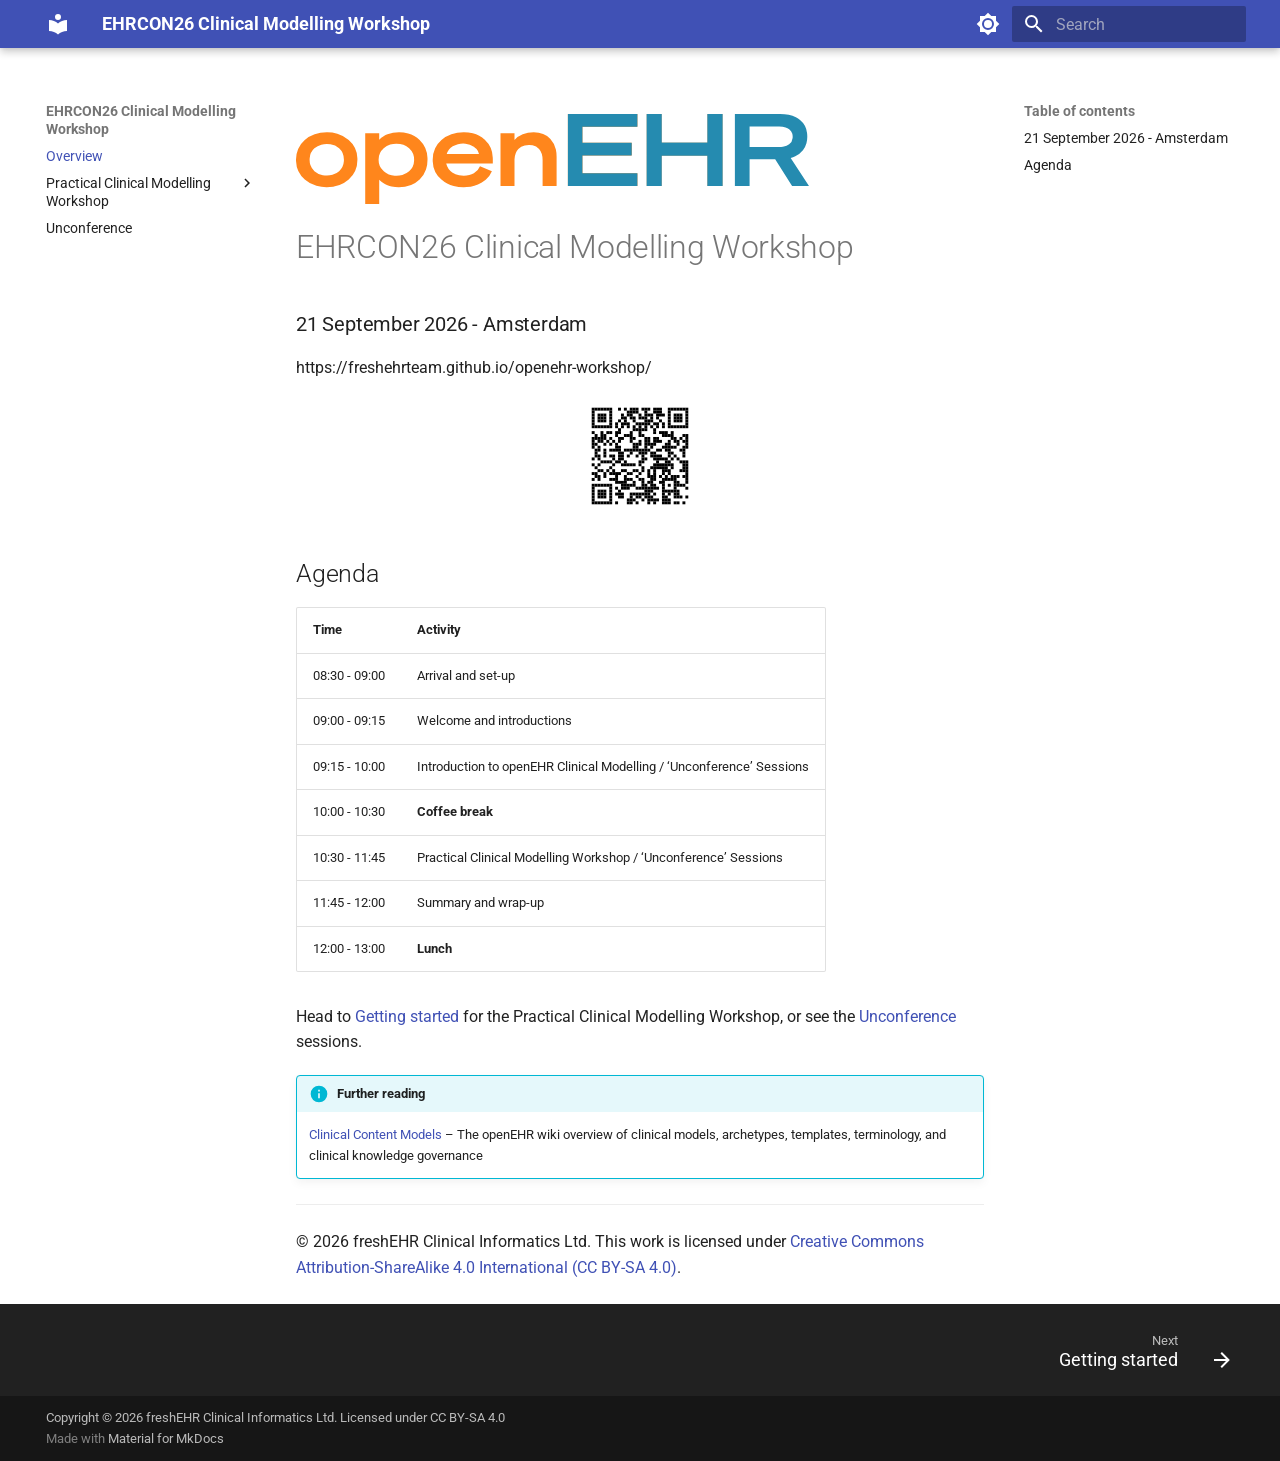
<file: index.html>
<!doctype html>
<html lang="en" class="no-js">
  <head>
    
      <meta charset="utf-8">
      <meta name="viewport" content="width=device-width,initial-scale=1">
      
      
      
      
      
        <link rel="next" href="getting-started/">
      
      
        
      
      
      <link rel="icon" href="assets/images/favicon.png">
      <meta name="generator" content="mkdocs-1.6.1, mkdocs-material-9.8.0">
    
    
      
        <title>EHRCON26 Clinical Modelling Workshop</title>
      
    
    
      <link rel="stylesheet" href="assets/stylesheets/main.57a0d79d.min.css">
      
        
        <link rel="stylesheet" href="assets/stylesheets/palette.fb2fffe2.min.css">
      
      


    
    
      
    
    
      
        
        
        <link rel="preconnect" href="https://fonts.gstatic.com" crossorigin>
        <link rel="stylesheet" href="https://fonts.googleapis.com/css?family=Roboto:300,300i,400,400i,700,700i%7CRoboto+Mono:400,400i,700,700i&display=fallback">
        <style>:root{--md-text-font:"Roboto";--md-code-font:"Roboto Mono"}</style>
      
    
    
      <link rel="stylesheet" href="stylesheets/extra.css">
    
    <script>__md_scope=new URL(".",location),__md_hash=e=>[...e].reduce(((e,_)=>(e<<5)-e+_.charCodeAt(0)),0),__md_get=(e,_=localStorage,t=__md_scope)=>JSON.parse(_.getItem(t.pathname+"."+e)),__md_set=(e,_,t=localStorage,a=__md_scope)=>{try{t.setItem(a.pathname+"."+e,JSON.stringify(_))}catch(e){}}</script>
    
      

    
    
  </head>
  
  
    
    
      
    
    
    
    
    <body dir="ltr" data-md-color-scheme="default" data-md-color-primary="lightblue" data-md-color-accent="indigo">
  
    
    <input class="md-toggle" data-md-toggle="drawer" type="checkbox" id="__drawer" autocomplete="off">
    <input class="md-toggle" data-md-toggle="search" type="checkbox" id="__search" autocomplete="off">
    <label class="md-overlay" for="__drawer"></label>
    <div data-md-component="skip">
      
        
        <a href="#ehrcon26-clinical-modelling-workshop" class="md-skip">
          Skip to content
        </a>
      
    </div>
    <div data-md-component="announce">
      
    </div>
    
    
      

  

<header class="md-header md-header--shadow" data-md-component="header">
  <nav class="md-header__inner md-grid" aria-label="Header">
    <a href="." title="EHRCON26 Clinical Modelling Workshop" class="md-header__button md-logo" aria-label="EHRCON26 Clinical Modelling Workshop" data-md-component="logo">
      
  
  <svg xmlns="http://www.w3.org/2000/svg" viewBox="0 0 24 24"><path d="M12 8a3 3 0 0 0 3-3 3 3 0 0 0-3-3 3 3 0 0 0-3 3 3 3 0 0 0 3 3m0 3.54C9.64 9.35 6.5 8 3 8v11c3.5 0 6.64 1.35 9 3.54 2.36-2.19 5.5-3.54 9-3.54V8c-3.5 0-6.64 1.35-9 3.54"/></svg>

    </a>
    <label class="md-header__button md-icon" for="__drawer">
      
      <svg xmlns="http://www.w3.org/2000/svg" viewBox="0 0 24 24"><path d="M3 6h18v2H3zm0 5h18v2H3zm0 5h18v2H3z"/></svg>
    </label>
    <div class="md-header__title" data-md-component="header-title">
      <div class="md-header__ellipsis">
        <div class="md-header__topic">
          <span class="md-ellipsis">
            EHRCON26 Clinical Modelling Workshop
          </span>
        </div>
        <div class="md-header__topic" data-md-component="header-topic">
          <span class="md-ellipsis">
            
              Overview
            
          </span>
        </div>
      </div>
    </div>
    
      
        <form class="md-header__option" data-md-component="palette">
  
    
    
    
    <input class="md-option" data-md-color-media="(prefers-color-scheme: light)" data-md-color-scheme="default" data-md-color-primary="lightblue" data-md-color-accent="indigo"  aria-label="Switch to dark mode"  type="radio" name="__palette" id="__palette_0">
    
      <label class="md-header__button md-icon" title="Switch to dark mode" for="__palette_1" hidden>
        <svg xmlns="http://www.w3.org/2000/svg" viewBox="0 0 24 24"><path d="M12 8a4 4 0 0 0-4 4 4 4 0 0 0 4 4 4 4 0 0 0 4-4 4 4 0 0 0-4-4m0 10a6 6 0 0 1-6-6 6 6 0 0 1 6-6 6 6 0 0 1 6 6 6 6 0 0 1-6 6m8-9.31V4h-4.69L12 .69 8.69 4H4v4.69L.69 12 4 15.31V20h4.69L12 23.31 15.31 20H20v-4.69L23.31 12z"/></svg>
      </label>
    
  
    
    
    
    <input class="md-option" data-md-color-media="(prefers-color-scheme: dark)" data-md-color-scheme="slate" data-md-color-primary="lightblue" data-md-color-accent="indigo"  aria-label="Switch to light mode"  type="radio" name="__palette" id="__palette_1">
    
      <label class="md-header__button md-icon" title="Switch to light mode" for="__palette_0" hidden>
        <svg xmlns="http://www.w3.org/2000/svg" viewBox="0 0 24 24"><path d="M12 18c-.89 0-1.74-.2-2.5-.55C11.56 16.5 13 14.42 13 12s-1.44-4.5-3.5-5.45C10.26 6.2 11.11 6 12 6a6 6 0 0 1 6 6 6 6 0 0 1-6 6m8-9.31V4h-4.69L12 .69 8.69 4H4v4.69L.69 12 4 15.31V20h4.69L12 23.31 15.31 20H20v-4.69L23.31 12z"/></svg>
      </label>
    
  
</form>
      
    
    
      <script>var palette=__md_get("__palette");if(palette&&palette.color){if("(prefers-color-scheme)"===palette.color.media){var media=matchMedia("(prefers-color-scheme: light)"),input=document.querySelector(media.matches?"[data-md-color-media='(prefers-color-scheme: light)']":"[data-md-color-media='(prefers-color-scheme: dark)']");palette.color.media=input.getAttribute("data-md-color-media"),palette.color.scheme=input.getAttribute("data-md-color-scheme"),palette.color.primary=input.getAttribute("data-md-color-primary"),palette.color.accent=input.getAttribute("data-md-color-accent")}for(var[key,value]of Object.entries(palette.color))document.body.setAttribute("data-md-color-"+key,value)}</script>
    
    
    
      
      
        <label class="md-header__button md-icon" for="__search">
          
          <svg xmlns="http://www.w3.org/2000/svg" viewBox="0 0 24 24"><path d="M9.5 3A6.5 6.5 0 0 1 16 9.5c0 1.61-.59 3.09-1.56 4.23l.27.27h.79l5 5-1.5 1.5-5-5v-.79l-.27-.27A6.52 6.52 0 0 1 9.5 16 6.5 6.5 0 0 1 3 9.5 6.5 6.5 0 0 1 9.5 3m0 2C7 5 5 7 5 9.5S7 14 9.5 14 14 12 14 9.5 12 5 9.5 5"/></svg>
        </label>
        <div class="md-search" data-md-component="search" role="dialog">
  <label class="md-search__overlay" for="__search"></label>
  <div class="md-search__inner" role="search">
    <form class="md-search__form" name="search">
      <input type="text" class="md-search__input" name="query" aria-label="Search" placeholder="Search" autocapitalize="off" autocorrect="off" autocomplete="off" spellcheck="false" data-md-component="search-query" required>
      <label class="md-search__icon md-icon" for="__search">
        
        <svg xmlns="http://www.w3.org/2000/svg" viewBox="0 0 24 24"><path d="M9.5 3A6.5 6.5 0 0 1 16 9.5c0 1.61-.59 3.09-1.56 4.23l.27.27h.79l5 5-1.5 1.5-5-5v-.79l-.27-.27A6.52 6.52 0 0 1 9.5 16 6.5 6.5 0 0 1 3 9.5 6.5 6.5 0 0 1 9.5 3m0 2C7 5 5 7 5 9.5S7 14 9.5 14 14 12 14 9.5 12 5 9.5 5"/></svg>
        
        <svg xmlns="http://www.w3.org/2000/svg" viewBox="0 0 24 24"><path d="M20 11v2H8l5.5 5.5-1.42 1.42L4.16 12l7.92-7.92L13.5 5.5 8 11z"/></svg>
      </label>
      <nav class="md-search__options" aria-label="Search">
        
        <button type="reset" class="md-search__icon md-icon" title="Clear" aria-label="Clear" tabindex="-1">
          
          <svg xmlns="http://www.w3.org/2000/svg" viewBox="0 0 24 24"><path d="M19 6.41 17.59 5 12 10.59 6.41 5 5 6.41 10.59 12 5 17.59 6.41 19 12 13.41 17.59 19 19 17.59 13.41 12z"/></svg>
        </button>
      </nav>
      
    </form>
    <div class="md-search__output">
      <div class="md-search__scrollwrap" tabindex="0" data-md-scrollfix>
        <div class="md-search-result" data-md-component="search-result">
          <div class="md-search-result__meta">
            Initializing search
          </div>
          <ol class="md-search-result__list" role="presentation"></ol>
        </div>
      </div>
    </div>
  </div>
</div>
      
    
    
  </nav>
  
</header>
    
    <div class="md-container" data-md-component="container">
      
      
        
          
        
      
      <main class="md-main" data-md-component="main">
        <div class="md-main__inner md-grid">
          
            
              
              <div class="md-sidebar md-sidebar--primary" data-md-component="sidebar" data-md-type="navigation" >
                <div class="md-sidebar__scrollwrap">
                  <div class="md-sidebar__inner">
                    



<nav class="md-nav md-nav--primary" aria-label="Navigation" data-md-level="0">
  <label class="md-nav__title" for="__drawer">
    <a href="." title="EHRCON26 Clinical Modelling Workshop" class="md-nav__button md-logo" aria-label="EHRCON26 Clinical Modelling Workshop" data-md-component="logo">
      
  
  <svg xmlns="http://www.w3.org/2000/svg" viewBox="0 0 24 24"><path d="M12 8a3 3 0 0 0 3-3 3 3 0 0 0-3-3 3 3 0 0 0-3 3 3 3 0 0 0 3 3m0 3.54C9.64 9.35 6.5 8 3 8v11c3.5 0 6.64 1.35 9 3.54 2.36-2.19 5.5-3.54 9-3.54V8c-3.5 0-6.64 1.35-9 3.54"/></svg>

    </a>
    EHRCON26 Clinical Modelling Workshop
  </label>
  
  <ul class="md-nav__list" data-md-scrollfix>
    
      
      
  
  
    
  
  
  
    <li class="md-nav__item md-nav__item--active">
      
      <input class="md-nav__toggle md-toggle" type="checkbox" id="__toc">
      
      
        
      
      
        <label class="md-nav__link md-nav__link--active" for="__toc">
          
  
  
  <span class="md-ellipsis">
    
  
    Overview
  

    
  </span>
  
  

          <span class="md-nav__icon md-icon"></span>
        </label>
      
      <a href="." class="md-nav__link md-nav__link--active">
        
  
  
  <span class="md-ellipsis">
    
  
    Overview
  

    
  </span>
  
  

      </a>
      
        

<nav class="md-nav md-nav--secondary" aria-label="Table of contents">
  
  
  
    
  
  
    <label class="md-nav__title" for="__toc">
      <span class="md-nav__icon md-icon"></span>
      Table of contents
    </label>
    <ul class="md-nav__list" data-md-component="toc" data-md-scrollfix>
      
        <li class="md-nav__item">
  <a href="#21-september-2026-amsterdam" class="md-nav__link">
    <span class="md-ellipsis">
      
        21 September 2026 - Amsterdam
      
    </span>
  </a>
  
</li>
      
        <li class="md-nav__item">
  <a href="#agenda" class="md-nav__link">
    <span class="md-ellipsis">
      
        Agenda
      
    </span>
  </a>
  
</li>
      
    </ul>
  
</nav>
      
    </li>
  

    
      
      
  
  
  
  
    
    
    
    
    
    <li class="md-nav__item md-nav__item--nested">
      
        
        
        <input class="md-nav__toggle md-toggle " type="checkbox" id="__nav_2" >
        
          
          <label class="md-nav__link" for="__nav_2" id="__nav_2_label" tabindex="0">
            
  
  
  <span class="md-ellipsis">
    
  
    Practical Clinical Modelling Workshop
  

    
  </span>
  
  

            <span class="md-nav__icon md-icon"></span>
          </label>
        
        <nav class="md-nav" data-md-level="1" aria-labelledby="__nav_2_label" aria-expanded="false">
          <label class="md-nav__title" for="__nav_2">
            <span class="md-nav__icon md-icon"></span>
            
  
    Practical Clinical Modelling Workshop
  

          </label>
          <ul class="md-nav__list" data-md-scrollfix>
            
              
                
  
  
  
  
    <li class="md-nav__item">
      <a href="getting-started/" class="md-nav__link">
        
  
  
  <span class="md-ellipsis">
    
  
    Getting started
  

    
  </span>
  
  

      </a>
    </li>
  

              
            
              
                
  
  
  
  
    <li class="md-nav__item">
      <a href="exercises/" class="md-nav__link">
        
  
  
  <span class="md-ellipsis">
    
  
    Exercises
  

    
  </span>
  
  

      </a>
    </li>
  

              
            
          </ul>
        </nav>
      
    </li>
  

    
      
      
  
  
  
  
    <li class="md-nav__item">
      <a href="unconference/" class="md-nav__link">
        
  
  
  <span class="md-ellipsis">
    
  
    Unconference
  

    
  </span>
  
  

      </a>
    </li>
  

    
  </ul>
</nav>
                  </div>
                </div>
              </div>
            
            
              
              <div class="md-sidebar md-sidebar--secondary" data-md-component="sidebar" data-md-type="toc" >
                <div class="md-sidebar__scrollwrap">
                  <div class="md-sidebar__inner">
                    

<nav class="md-nav md-nav--secondary" aria-label="Table of contents">
  
  
  
    
  
  
    <label class="md-nav__title" for="__toc">
      <span class="md-nav__icon md-icon"></span>
      Table of contents
    </label>
    <ul class="md-nav__list" data-md-component="toc" data-md-scrollfix>
      
        <li class="md-nav__item">
  <a href="#21-september-2026-amsterdam" class="md-nav__link">
    <span class="md-ellipsis">
      
        21 September 2026 - Amsterdam
      
    </span>
  </a>
  
</li>
      
        <li class="md-nav__item">
  <a href="#agenda" class="md-nav__link">
    <span class="md-ellipsis">
      
        Agenda
      
    </span>
  </a>
  
</li>
      
    </ul>
  
</nav>
                  </div>
                </div>
              </div>
            
          
          
            <div class="md-content" data-md-component="content">
              
              <article class="md-content__inner md-typeset">
                
                  



<p><img alt="openEHR" src="images/openehr-logo.svg" /></p>
<h1 id="ehrcon26-clinical-modelling-workshop">EHRCON26 Clinical Modelling Workshop</h1>
<h3 id="21-september-2026-amsterdam">21 September 2026 - Amsterdam</h3>
<p>https://freshehrteam.github.io/openehr-workshop/</p>
<p><img alt="QR code linking to this site" class="center-image" src="images/qr-code.svg#only-light" style="width:120px" />
<img alt="QR code linking to this site" class="center-image" src="images/qr-code-dark.svg#only-dark" style="width:120px" /></p>
<h2 id="agenda">Agenda</h2>
<table>
<thead>
<tr>
<th>Time</th>
<th>Activity</th>
</tr>
</thead>
<tbody>
<tr>
<td>08:30 - 09:00</td>
<td>Arrival and set-up</td>
</tr>
<tr>
<td>09:00 - 09:15</td>
<td>Welcome and introductions</td>
</tr>
<tr>
<td>09:15 - 10:00</td>
<td>Introduction to openEHR Clinical Modelling / ‘Unconference’ Sessions</td>
</tr>
<tr>
<td>10:00 - 10:30</td>
<td><strong>Coffee break</strong></td>
</tr>
<tr>
<td>10:30 - 11:45</td>
<td>Practical Clinical Modelling Workshop / ‘Unconference’ Sessions</td>
</tr>
<tr>
<td>11:45 - 12:00</td>
<td>Summary and wrap-up</td>
</tr>
<tr>
<td>12:00 - 13:00</td>
<td><strong>Lunch</strong></td>
</tr>
</tbody>
</table>
<p>Head to <a href="getting-started/">Getting started</a> for the Practical Clinical Modelling Workshop, or see the <a href="unconference/">Unconference</a> sessions.</p>
<div class="admonition info">
<p class="admonition-title">Further reading</p>
<p><a href="https://openehr.atlassian.net/wiki/x/cQAt">Clinical Content Models</a> – The openEHR wiki overview of clinical models, archetypes, templates, terminology, and clinical knowledge governance</p>
</div>
<hr />
<p>© 2026 freshEHR Clinical Informatics Ltd. This work is licensed under <a href="https://creativecommons.org/licenses/by-sa/4.0/">Creative Commons Attribution-ShareAlike 4.0 International (CC BY-SA 4.0)</a>.</p>












                
              </article>
            </div>
          
          
<script>var target=document.getElementById(location.hash.slice(1));target&&target.name&&(target.checked=target.name.startsWith("__tabbed_"))</script>
        </div>
        
      </main>
      
        <footer class="md-footer">
  
    
      
      <nav class="md-footer__inner md-grid" aria-label="Footer" >
        
        
          
          <a href="getting-started/" class="md-footer__link md-footer__link--next" aria-label="Next: Getting started">
            <div class="md-footer__title">
              <span class="md-footer__direction">
                Next
              </span>
              <div class="md-ellipsis">
                Getting started
              </div>
            </div>
            <div class="md-footer__button md-icon">
              
              <svg xmlns="http://www.w3.org/2000/svg" viewBox="0 0 24 24"><path d="M4 11v2h12l-5.5 5.5 1.42 1.42L19.84 12l-7.92-7.92L10.5 5.5 16 11z"/></svg>
            </div>
          </a>
        
      </nav>
    
  
  <div class="md-footer-meta md-typeset">
    <div class="md-footer-meta__inner md-grid">
      <div class="md-copyright">
  
    <div class="md-copyright__highlight">
      Copyright &copy; 2026 freshEHR Clinical Informatics Ltd. Licensed under <a href="https://creativecommons.org/licenses/by-sa/4.0/">CC BY-SA 4.0</a>
    </div>
  
  
    Made with
    <a href="https://squidfunk.github.io/mkdocs-material/" target="_blank" rel="noopener">
      Material for MkDocs
    </a>
  
</div>
      
    </div>
  </div>
</footer>
      
    </div>
    <div class="md-dialog" data-md-component="dialog">
      <div class="md-dialog__inner md-typeset"></div>
    </div>
    
    
    
      
      
      <script id="__config" type="application/json">{"annotate": null, "base": ".", "features": ["navigation.footer"], "search": "assets/javascripts/workers/search.a7633da7.min.js", "tags": null, "translations": {"clipboard.copied": "Copied to clipboard", "clipboard.copy": "Copy to clipboard", "search.result.more.one": "1 more on this page", "search.result.more.other": "# more on this page", "search.result.none": "No matching documents", "search.result.one": "1 matching document", "search.result.other": "# matching documents", "search.result.placeholder": "Type to start searching", "search.result.term.missing": "Missing", "select.version": "Select version"}, "version": null}</script>
    
    
      <script src="assets/javascripts/bundle.c21346df.min.js"></script>
      
    
  </body>
</html>
</file>
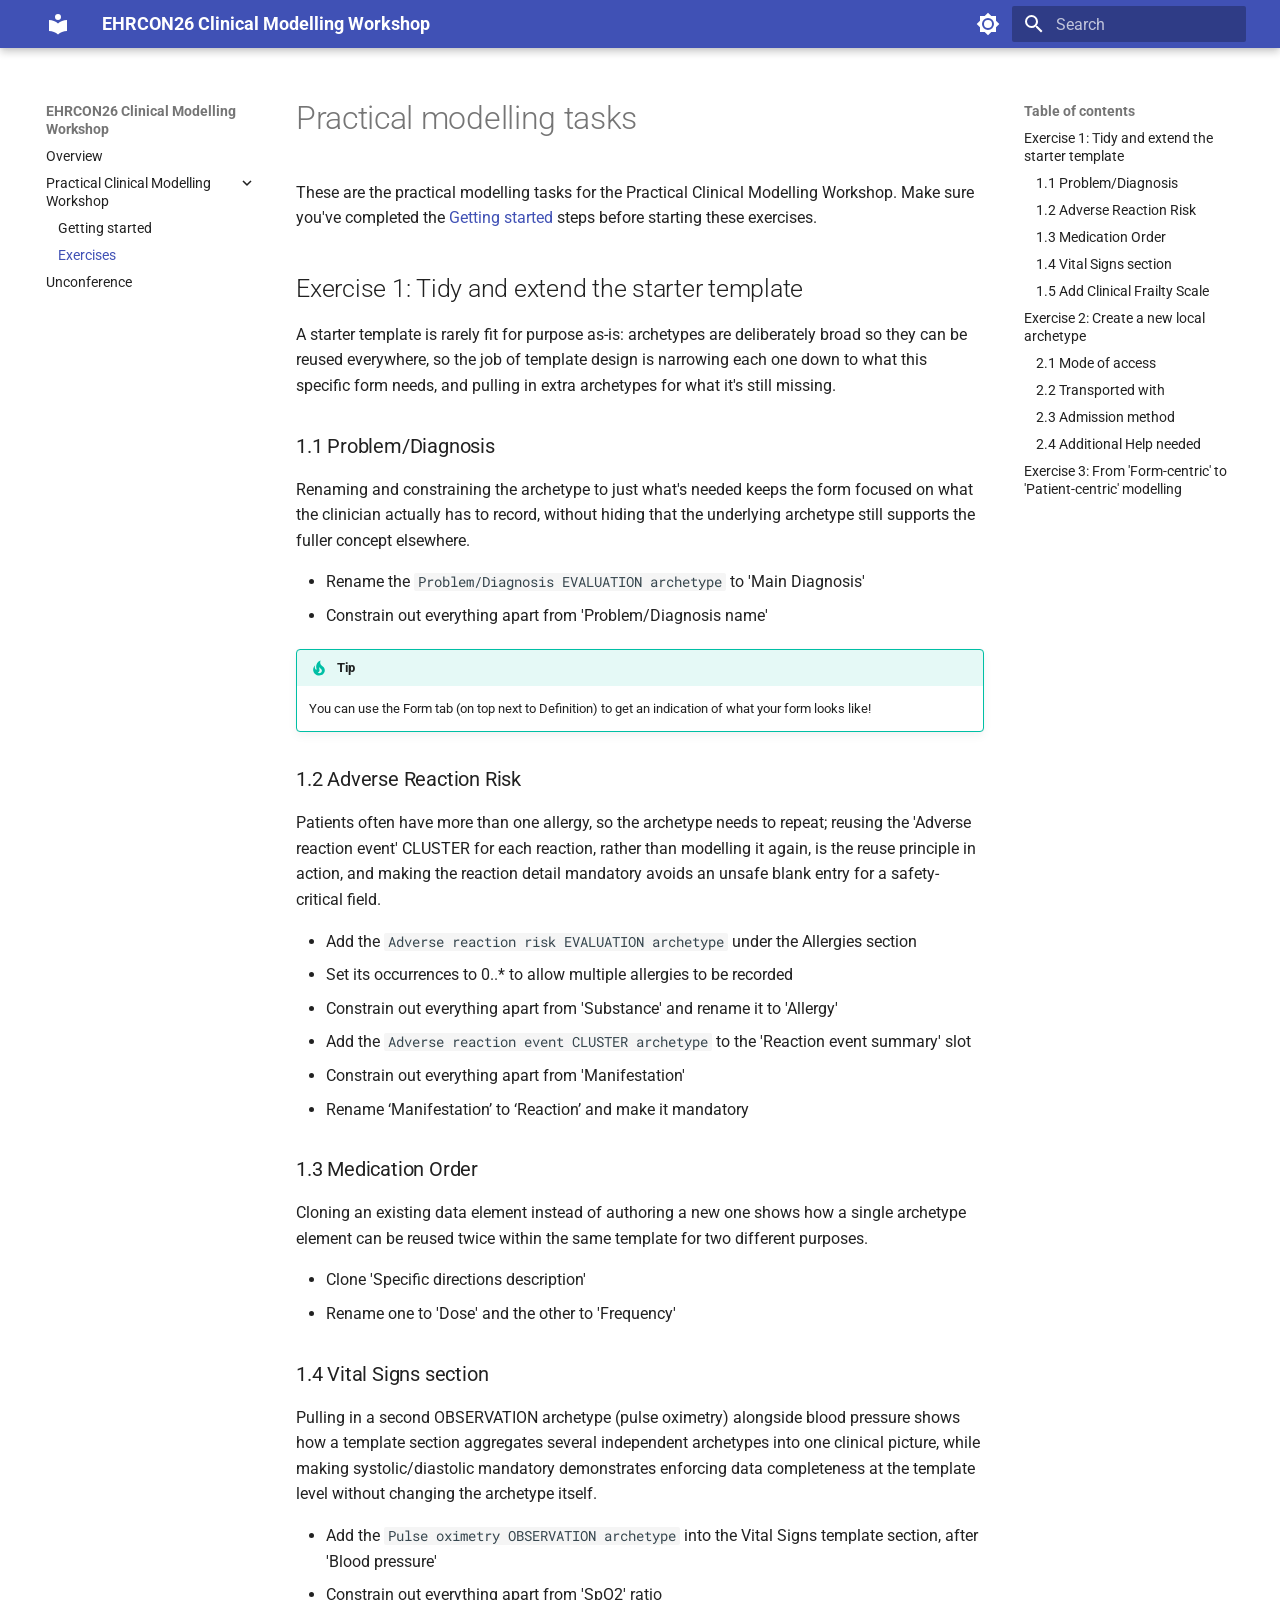
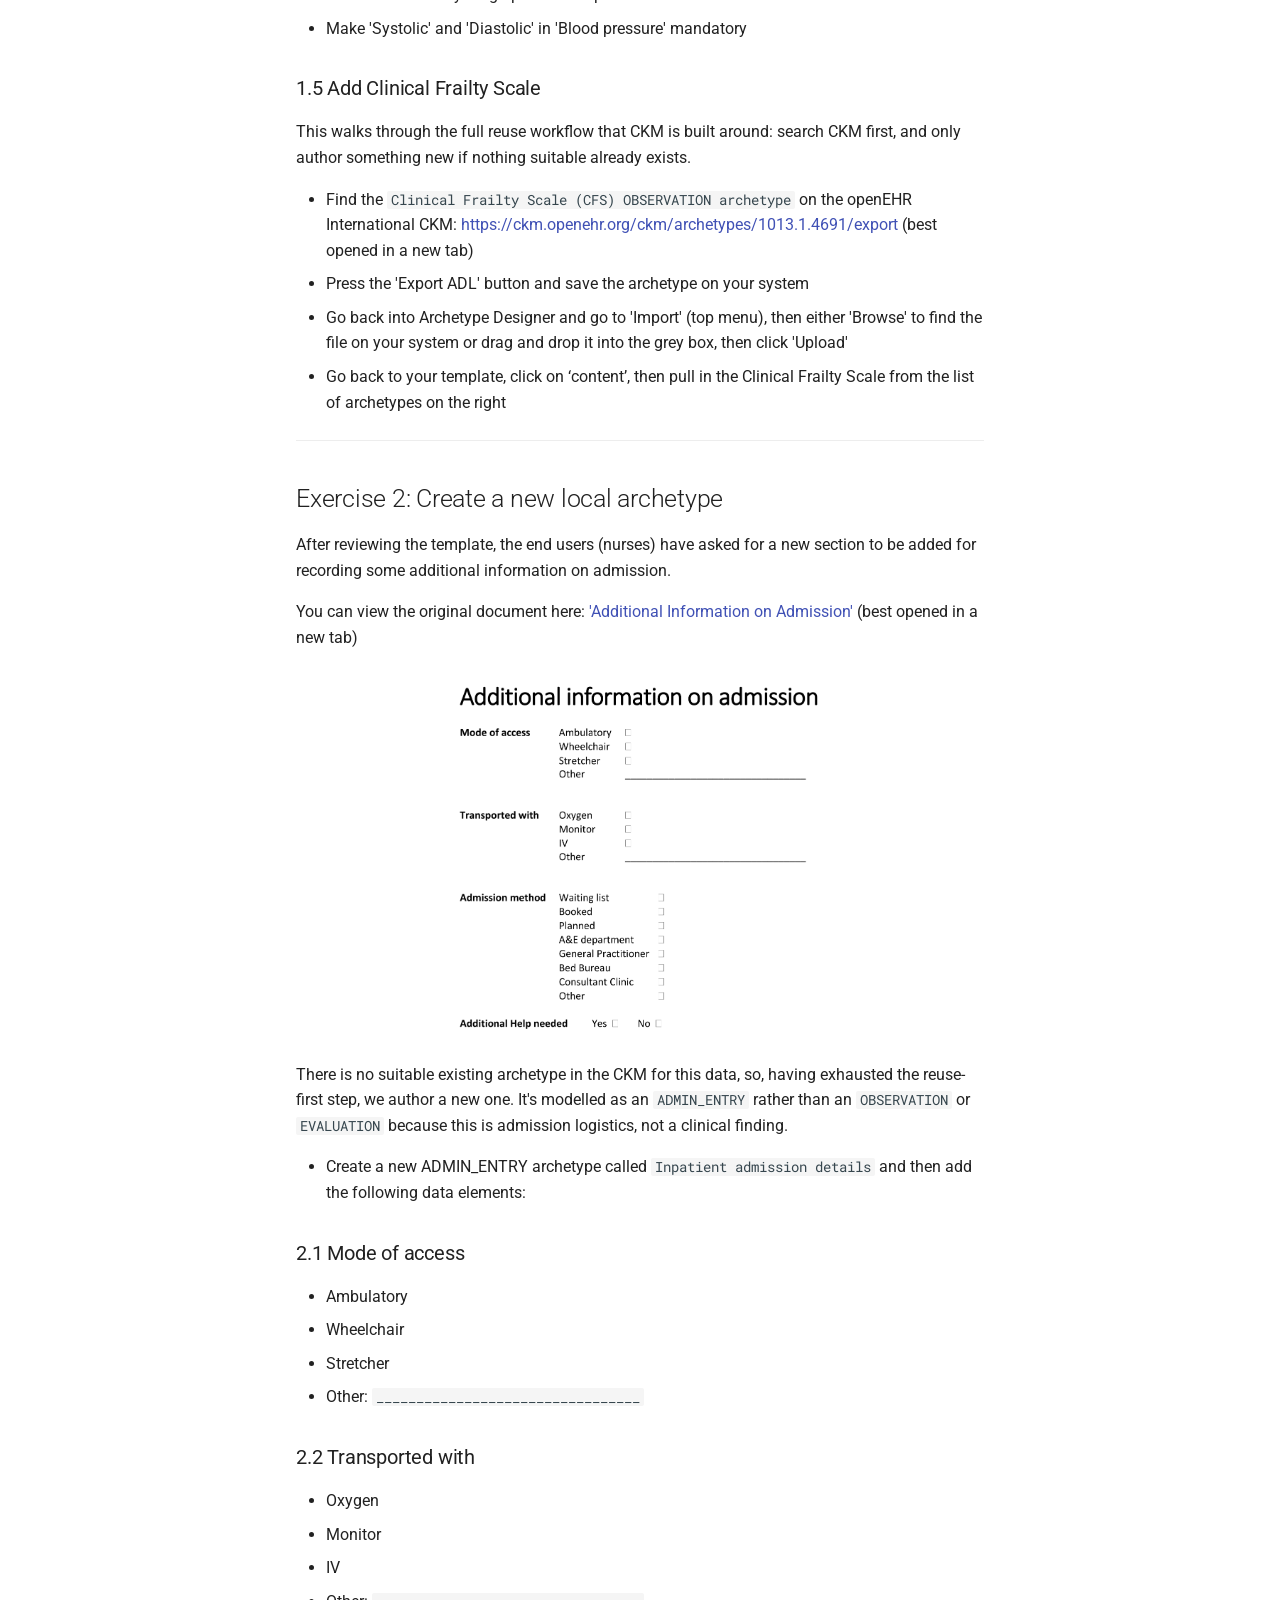
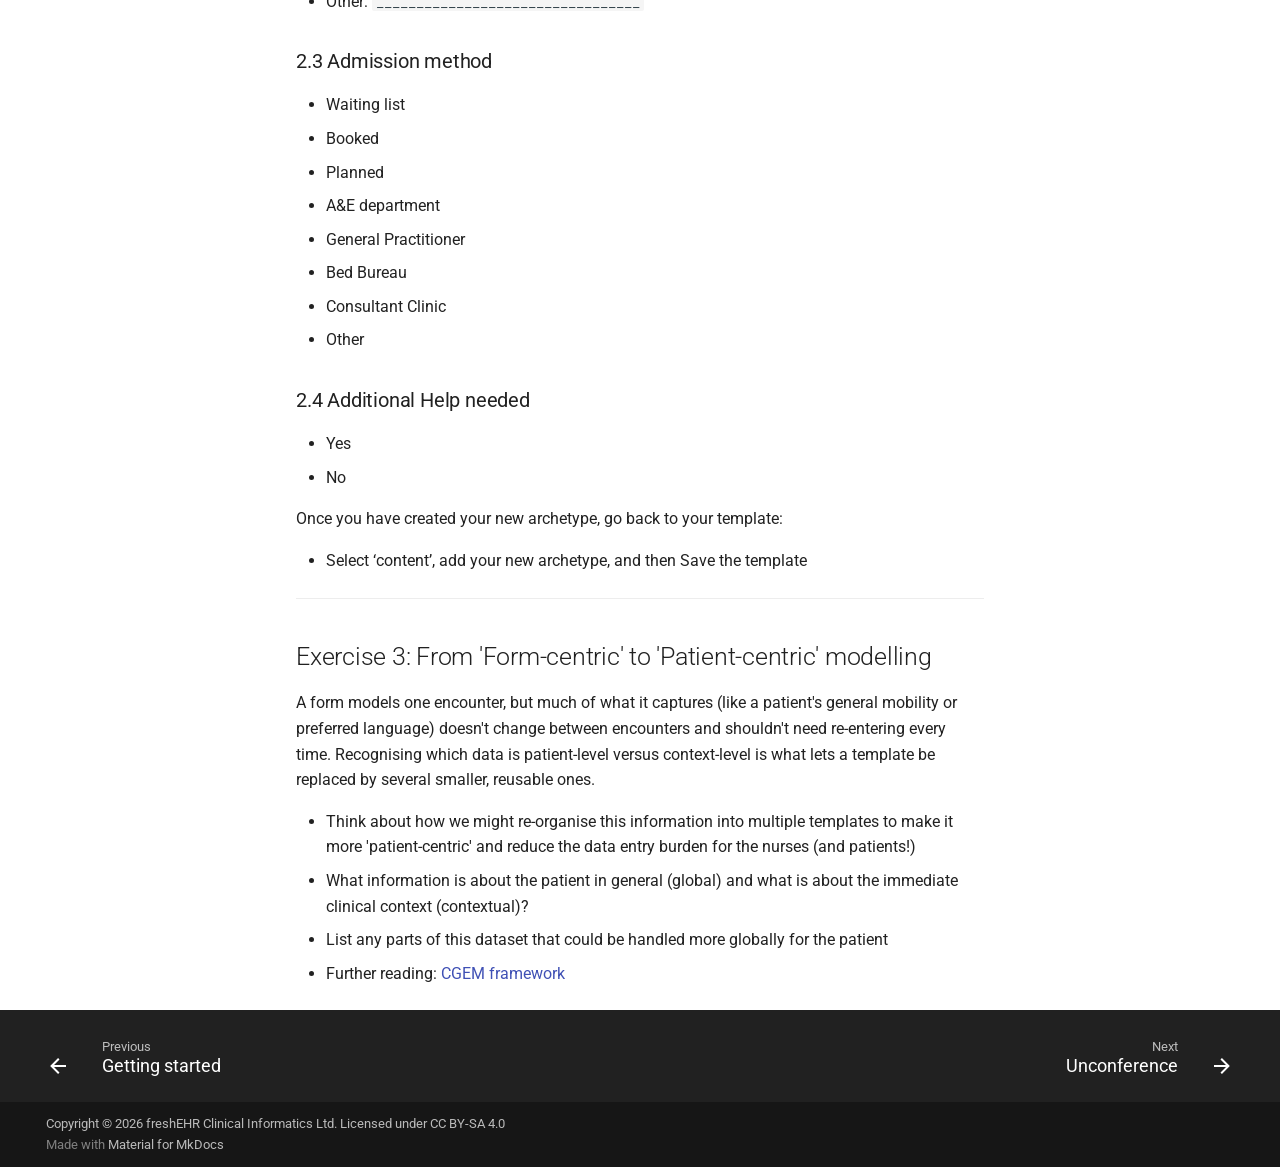
<file: exercises/index.html>
<!doctype html>
<html lang="en" class="no-js">
  <head>
    
      <meta charset="utf-8">
      <meta name="viewport" content="width=device-width,initial-scale=1">
      
      
      
      
        <link rel="prev" href="../getting-started/">
      
      
        <link rel="next" href="../unconference/">
      
      
        
      
      
      <link rel="icon" href="../assets/images/favicon.png">
      <meta name="generator" content="mkdocs-1.6.1, mkdocs-material-9.8.0">
    
    
      
        <title>Exercises - EHRCON26 Clinical Modelling Workshop</title>
      
    
    
      <link rel="stylesheet" href="../assets/stylesheets/main.57a0d79d.min.css">
      
        
        <link rel="stylesheet" href="../assets/stylesheets/palette.fb2fffe2.min.css">
      
      


    
    
      
    
    
      
        
        
        <link rel="preconnect" href="https://fonts.gstatic.com" crossorigin>
        <link rel="stylesheet" href="https://fonts.googleapis.com/css?family=Roboto:300,300i,400,400i,700,700i%7CRoboto+Mono:400,400i,700,700i&display=fallback">
        <style>:root{--md-text-font:"Roboto";--md-code-font:"Roboto Mono"}</style>
      
    
    
      <link rel="stylesheet" href="../stylesheets/extra.css">
    
    <script>__md_scope=new URL("..",location),__md_hash=e=>[...e].reduce(((e,_)=>(e<<5)-e+_.charCodeAt(0)),0),__md_get=(e,_=localStorage,t=__md_scope)=>JSON.parse(_.getItem(t.pathname+"."+e)),__md_set=(e,_,t=localStorage,a=__md_scope)=>{try{t.setItem(a.pathname+"."+e,JSON.stringify(_))}catch(e){}}</script>
    
      

    
    
  </head>
  
  
    
    
      
    
    
    
    
    <body dir="ltr" data-md-color-scheme="default" data-md-color-primary="lightblue" data-md-color-accent="indigo">
  
    
    <input class="md-toggle" data-md-toggle="drawer" type="checkbox" id="__drawer" autocomplete="off">
    <input class="md-toggle" data-md-toggle="search" type="checkbox" id="__search" autocomplete="off">
    <label class="md-overlay" for="__drawer"></label>
    <div data-md-component="skip">
      
        
        <a href="#practical-modelling-tasks" class="md-skip">
          Skip to content
        </a>
      
    </div>
    <div data-md-component="announce">
      
    </div>
    
    
      

  

<header class="md-header md-header--shadow" data-md-component="header">
  <nav class="md-header__inner md-grid" aria-label="Header">
    <a href=".." title="EHRCON26 Clinical Modelling Workshop" class="md-header__button md-logo" aria-label="EHRCON26 Clinical Modelling Workshop" data-md-component="logo">
      
  
  <svg xmlns="http://www.w3.org/2000/svg" viewBox="0 0 24 24"><path d="M12 8a3 3 0 0 0 3-3 3 3 0 0 0-3-3 3 3 0 0 0-3 3 3 3 0 0 0 3 3m0 3.54C9.64 9.35 6.5 8 3 8v11c3.5 0 6.64 1.35 9 3.54 2.36-2.19 5.5-3.54 9-3.54V8c-3.5 0-6.64 1.35-9 3.54"/></svg>

    </a>
    <label class="md-header__button md-icon" for="__drawer">
      
      <svg xmlns="http://www.w3.org/2000/svg" viewBox="0 0 24 24"><path d="M3 6h18v2H3zm0 5h18v2H3zm0 5h18v2H3z"/></svg>
    </label>
    <div class="md-header__title" data-md-component="header-title">
      <div class="md-header__ellipsis">
        <div class="md-header__topic">
          <span class="md-ellipsis">
            EHRCON26 Clinical Modelling Workshop
          </span>
        </div>
        <div class="md-header__topic" data-md-component="header-topic">
          <span class="md-ellipsis">
            
              Exercises
            
          </span>
        </div>
      </div>
    </div>
    
      
        <form class="md-header__option" data-md-component="palette">
  
    
    
    
    <input class="md-option" data-md-color-media="(prefers-color-scheme: light)" data-md-color-scheme="default" data-md-color-primary="lightblue" data-md-color-accent="indigo"  aria-label="Switch to dark mode"  type="radio" name="__palette" id="__palette_0">
    
      <label class="md-header__button md-icon" title="Switch to dark mode" for="__palette_1" hidden>
        <svg xmlns="http://www.w3.org/2000/svg" viewBox="0 0 24 24"><path d="M12 8a4 4 0 0 0-4 4 4 4 0 0 0 4 4 4 4 0 0 0 4-4 4 4 0 0 0-4-4m0 10a6 6 0 0 1-6-6 6 6 0 0 1 6-6 6 6 0 0 1 6 6 6 6 0 0 1-6 6m8-9.31V4h-4.69L12 .69 8.69 4H4v4.69L.69 12 4 15.31V20h4.69L12 23.31 15.31 20H20v-4.69L23.31 12z"/></svg>
      </label>
    
  
    
    
    
    <input class="md-option" data-md-color-media="(prefers-color-scheme: dark)" data-md-color-scheme="slate" data-md-color-primary="lightblue" data-md-color-accent="indigo"  aria-label="Switch to light mode"  type="radio" name="__palette" id="__palette_1">
    
      <label class="md-header__button md-icon" title="Switch to light mode" for="__palette_0" hidden>
        <svg xmlns="http://www.w3.org/2000/svg" viewBox="0 0 24 24"><path d="M12 18c-.89 0-1.74-.2-2.5-.55C11.56 16.5 13 14.42 13 12s-1.44-4.5-3.5-5.45C10.26 6.2 11.11 6 12 6a6 6 0 0 1 6 6 6 6 0 0 1-6 6m8-9.31V4h-4.69L12 .69 8.69 4H4v4.69L.69 12 4 15.31V20h4.69L12 23.31 15.31 20H20v-4.69L23.31 12z"/></svg>
      </label>
    
  
</form>
      
    
    
      <script>var palette=__md_get("__palette");if(palette&&palette.color){if("(prefers-color-scheme)"===palette.color.media){var media=matchMedia("(prefers-color-scheme: light)"),input=document.querySelector(media.matches?"[data-md-color-media='(prefers-color-scheme: light)']":"[data-md-color-media='(prefers-color-scheme: dark)']");palette.color.media=input.getAttribute("data-md-color-media"),palette.color.scheme=input.getAttribute("data-md-color-scheme"),palette.color.primary=input.getAttribute("data-md-color-primary"),palette.color.accent=input.getAttribute("data-md-color-accent")}for(var[key,value]of Object.entries(palette.color))document.body.setAttribute("data-md-color-"+key,value)}</script>
    
    
    
      
      
        <label class="md-header__button md-icon" for="__search">
          
          <svg xmlns="http://www.w3.org/2000/svg" viewBox="0 0 24 24"><path d="M9.5 3A6.5 6.5 0 0 1 16 9.5c0 1.61-.59 3.09-1.56 4.23l.27.27h.79l5 5-1.5 1.5-5-5v-.79l-.27-.27A6.52 6.52 0 0 1 9.5 16 6.5 6.5 0 0 1 3 9.5 6.5 6.5 0 0 1 9.5 3m0 2C7 5 5 7 5 9.5S7 14 9.5 14 14 12 14 9.5 12 5 9.5 5"/></svg>
        </label>
        <div class="md-search" data-md-component="search" role="dialog">
  <label class="md-search__overlay" for="__search"></label>
  <div class="md-search__inner" role="search">
    <form class="md-search__form" name="search">
      <input type="text" class="md-search__input" name="query" aria-label="Search" placeholder="Search" autocapitalize="off" autocorrect="off" autocomplete="off" spellcheck="false" data-md-component="search-query" required>
      <label class="md-search__icon md-icon" for="__search">
        
        <svg xmlns="http://www.w3.org/2000/svg" viewBox="0 0 24 24"><path d="M9.5 3A6.5 6.5 0 0 1 16 9.5c0 1.61-.59 3.09-1.56 4.23l.27.27h.79l5 5-1.5 1.5-5-5v-.79l-.27-.27A6.52 6.52 0 0 1 9.5 16 6.5 6.5 0 0 1 3 9.5 6.5 6.5 0 0 1 9.5 3m0 2C7 5 5 7 5 9.5S7 14 9.5 14 14 12 14 9.5 12 5 9.5 5"/></svg>
        
        <svg xmlns="http://www.w3.org/2000/svg" viewBox="0 0 24 24"><path d="M20 11v2H8l5.5 5.5-1.42 1.42L4.16 12l7.92-7.92L13.5 5.5 8 11z"/></svg>
      </label>
      <nav class="md-search__options" aria-label="Search">
        
        <button type="reset" class="md-search__icon md-icon" title="Clear" aria-label="Clear" tabindex="-1">
          
          <svg xmlns="http://www.w3.org/2000/svg" viewBox="0 0 24 24"><path d="M19 6.41 17.59 5 12 10.59 6.41 5 5 6.41 10.59 12 5 17.59 6.41 19 12 13.41 17.59 19 19 17.59 13.41 12z"/></svg>
        </button>
      </nav>
      
    </form>
    <div class="md-search__output">
      <div class="md-search__scrollwrap" tabindex="0" data-md-scrollfix>
        <div class="md-search-result" data-md-component="search-result">
          <div class="md-search-result__meta">
            Initializing search
          </div>
          <ol class="md-search-result__list" role="presentation"></ol>
        </div>
      </div>
    </div>
  </div>
</div>
      
    
    
  </nav>
  
</header>
    
    <div class="md-container" data-md-component="container">
      
      
        
          
        
      
      <main class="md-main" data-md-component="main">
        <div class="md-main__inner md-grid">
          
            
              
              <div class="md-sidebar md-sidebar--primary" data-md-component="sidebar" data-md-type="navigation" >
                <div class="md-sidebar__scrollwrap">
                  <div class="md-sidebar__inner">
                    



<nav class="md-nav md-nav--primary" aria-label="Navigation" data-md-level="0">
  <label class="md-nav__title" for="__drawer">
    <a href=".." title="EHRCON26 Clinical Modelling Workshop" class="md-nav__button md-logo" aria-label="EHRCON26 Clinical Modelling Workshop" data-md-component="logo">
      
  
  <svg xmlns="http://www.w3.org/2000/svg" viewBox="0 0 24 24"><path d="M12 8a3 3 0 0 0 3-3 3 3 0 0 0-3-3 3 3 0 0 0-3 3 3 3 0 0 0 3 3m0 3.54C9.64 9.35 6.5 8 3 8v11c3.5 0 6.64 1.35 9 3.54 2.36-2.19 5.5-3.54 9-3.54V8c-3.5 0-6.64 1.35-9 3.54"/></svg>

    </a>
    EHRCON26 Clinical Modelling Workshop
  </label>
  
  <ul class="md-nav__list" data-md-scrollfix>
    
      
      
  
  
  
  
    <li class="md-nav__item">
      <a href=".." class="md-nav__link">
        
  
  
  <span class="md-ellipsis">
    
  
    Overview
  

    
  </span>
  
  

      </a>
    </li>
  

    
      
      
  
  
    
  
  
  
    
    
    
    
    
    <li class="md-nav__item md-nav__item--active md-nav__item--nested">
      
        
        
        <input class="md-nav__toggle md-toggle " type="checkbox" id="__nav_2" checked>
        
          
          <label class="md-nav__link" for="__nav_2" id="__nav_2_label" tabindex="0">
            
  
  
  <span class="md-ellipsis">
    
  
    Practical Clinical Modelling Workshop
  

    
  </span>
  
  

            <span class="md-nav__icon md-icon"></span>
          </label>
        
        <nav class="md-nav" data-md-level="1" aria-labelledby="__nav_2_label" aria-expanded="true">
          <label class="md-nav__title" for="__nav_2">
            <span class="md-nav__icon md-icon"></span>
            
  
    Practical Clinical Modelling Workshop
  

          </label>
          <ul class="md-nav__list" data-md-scrollfix>
            
              
                
  
  
  
  
    <li class="md-nav__item">
      <a href="../getting-started/" class="md-nav__link">
        
  
  
  <span class="md-ellipsis">
    
  
    Getting started
  

    
  </span>
  
  

      </a>
    </li>
  

              
            
              
                
  
  
    
  
  
  
    <li class="md-nav__item md-nav__item--active">
      
      <input class="md-nav__toggle md-toggle" type="checkbox" id="__toc">
      
      
        
      
      
        <label class="md-nav__link md-nav__link--active" for="__toc">
          
  
  
  <span class="md-ellipsis">
    
  
    Exercises
  

    
  </span>
  
  

          <span class="md-nav__icon md-icon"></span>
        </label>
      
      <a href="./" class="md-nav__link md-nav__link--active">
        
  
  
  <span class="md-ellipsis">
    
  
    Exercises
  

    
  </span>
  
  

      </a>
      
        

<nav class="md-nav md-nav--secondary" aria-label="Table of contents">
  
  
  
    
  
  
    <label class="md-nav__title" for="__toc">
      <span class="md-nav__icon md-icon"></span>
      Table of contents
    </label>
    <ul class="md-nav__list" data-md-component="toc" data-md-scrollfix>
      
        <li class="md-nav__item">
  <a href="#exercise-1-tidy-and-extend-the-starter-template" class="md-nav__link">
    <span class="md-ellipsis">
      
        Exercise 1: Tidy and extend the starter template
      
    </span>
  </a>
  
    <nav class="md-nav" aria-label="Exercise 1: Tidy and extend the starter template">
      <ul class="md-nav__list">
        
          <li class="md-nav__item">
  <a href="#11-problemdiagnosis" class="md-nav__link">
    <span class="md-ellipsis">
      
        1.1 Problem/Diagnosis
      
    </span>
  </a>
  
</li>
        
          <li class="md-nav__item">
  <a href="#12-adverse-reaction-risk" class="md-nav__link">
    <span class="md-ellipsis">
      
        1.2 Adverse Reaction Risk
      
    </span>
  </a>
  
</li>
        
          <li class="md-nav__item">
  <a href="#13-medication-order" class="md-nav__link">
    <span class="md-ellipsis">
      
        1.3 Medication Order
      
    </span>
  </a>
  
</li>
        
          <li class="md-nav__item">
  <a href="#14-vital-signs-section" class="md-nav__link">
    <span class="md-ellipsis">
      
        1.4 Vital Signs section
      
    </span>
  </a>
  
</li>
        
          <li class="md-nav__item">
  <a href="#15-add-clinical-frailty-scale" class="md-nav__link">
    <span class="md-ellipsis">
      
        1.5 Add Clinical Frailty Scale
      
    </span>
  </a>
  
</li>
        
      </ul>
    </nav>
  
</li>
      
        <li class="md-nav__item">
  <a href="#exercise-2-create-a-new-local-archetype" class="md-nav__link">
    <span class="md-ellipsis">
      
        Exercise 2: Create a new local archetype
      
    </span>
  </a>
  
    <nav class="md-nav" aria-label="Exercise 2: Create a new local archetype">
      <ul class="md-nav__list">
        
          <li class="md-nav__item">
  <a href="#21-mode-of-access" class="md-nav__link">
    <span class="md-ellipsis">
      
        2.1 Mode of access
      
    </span>
  </a>
  
</li>
        
          <li class="md-nav__item">
  <a href="#22-transported-with" class="md-nav__link">
    <span class="md-ellipsis">
      
        2.2 Transported with
      
    </span>
  </a>
  
</li>
        
          <li class="md-nav__item">
  <a href="#23-admission-method" class="md-nav__link">
    <span class="md-ellipsis">
      
        2.3 Admission method
      
    </span>
  </a>
  
</li>
        
          <li class="md-nav__item">
  <a href="#24-additional-help-needed" class="md-nav__link">
    <span class="md-ellipsis">
      
        2.4 Additional Help needed
      
    </span>
  </a>
  
</li>
        
      </ul>
    </nav>
  
</li>
      
        <li class="md-nav__item">
  <a href="#exercise-3-from-form-centric-to-patient-centric-modelling" class="md-nav__link">
    <span class="md-ellipsis">
      
        Exercise 3: From 'Form-centric' to 'Patient-centric' modelling
      
    </span>
  </a>
  
</li>
      
    </ul>
  
</nav>
      
    </li>
  

              
            
          </ul>
        </nav>
      
    </li>
  

    
      
      
  
  
  
  
    <li class="md-nav__item">
      <a href="../unconference/" class="md-nav__link">
        
  
  
  <span class="md-ellipsis">
    
  
    Unconference
  

    
  </span>
  
  

      </a>
    </li>
  

    
  </ul>
</nav>
                  </div>
                </div>
              </div>
            
            
              
              <div class="md-sidebar md-sidebar--secondary" data-md-component="sidebar" data-md-type="toc" >
                <div class="md-sidebar__scrollwrap">
                  <div class="md-sidebar__inner">
                    

<nav class="md-nav md-nav--secondary" aria-label="Table of contents">
  
  
  
    
  
  
    <label class="md-nav__title" for="__toc">
      <span class="md-nav__icon md-icon"></span>
      Table of contents
    </label>
    <ul class="md-nav__list" data-md-component="toc" data-md-scrollfix>
      
        <li class="md-nav__item">
  <a href="#exercise-1-tidy-and-extend-the-starter-template" class="md-nav__link">
    <span class="md-ellipsis">
      
        Exercise 1: Tidy and extend the starter template
      
    </span>
  </a>
  
    <nav class="md-nav" aria-label="Exercise 1: Tidy and extend the starter template">
      <ul class="md-nav__list">
        
          <li class="md-nav__item">
  <a href="#11-problemdiagnosis" class="md-nav__link">
    <span class="md-ellipsis">
      
        1.1 Problem/Diagnosis
      
    </span>
  </a>
  
</li>
        
          <li class="md-nav__item">
  <a href="#12-adverse-reaction-risk" class="md-nav__link">
    <span class="md-ellipsis">
      
        1.2 Adverse Reaction Risk
      
    </span>
  </a>
  
</li>
        
          <li class="md-nav__item">
  <a href="#13-medication-order" class="md-nav__link">
    <span class="md-ellipsis">
      
        1.3 Medication Order
      
    </span>
  </a>
  
</li>
        
          <li class="md-nav__item">
  <a href="#14-vital-signs-section" class="md-nav__link">
    <span class="md-ellipsis">
      
        1.4 Vital Signs section
      
    </span>
  </a>
  
</li>
        
          <li class="md-nav__item">
  <a href="#15-add-clinical-frailty-scale" class="md-nav__link">
    <span class="md-ellipsis">
      
        1.5 Add Clinical Frailty Scale
      
    </span>
  </a>
  
</li>
        
      </ul>
    </nav>
  
</li>
      
        <li class="md-nav__item">
  <a href="#exercise-2-create-a-new-local-archetype" class="md-nav__link">
    <span class="md-ellipsis">
      
        Exercise 2: Create a new local archetype
      
    </span>
  </a>
  
    <nav class="md-nav" aria-label="Exercise 2: Create a new local archetype">
      <ul class="md-nav__list">
        
          <li class="md-nav__item">
  <a href="#21-mode-of-access" class="md-nav__link">
    <span class="md-ellipsis">
      
        2.1 Mode of access
      
    </span>
  </a>
  
</li>
        
          <li class="md-nav__item">
  <a href="#22-transported-with" class="md-nav__link">
    <span class="md-ellipsis">
      
        2.2 Transported with
      
    </span>
  </a>
  
</li>
        
          <li class="md-nav__item">
  <a href="#23-admission-method" class="md-nav__link">
    <span class="md-ellipsis">
      
        2.3 Admission method
      
    </span>
  </a>
  
</li>
        
          <li class="md-nav__item">
  <a href="#24-additional-help-needed" class="md-nav__link">
    <span class="md-ellipsis">
      
        2.4 Additional Help needed
      
    </span>
  </a>
  
</li>
        
      </ul>
    </nav>
  
</li>
      
        <li class="md-nav__item">
  <a href="#exercise-3-from-form-centric-to-patient-centric-modelling" class="md-nav__link">
    <span class="md-ellipsis">
      
        Exercise 3: From 'Form-centric' to 'Patient-centric' modelling
      
    </span>
  </a>
  
</li>
      
    </ul>
  
</nav>
                  </div>
                </div>
              </div>
            
          
          
            <div class="md-content" data-md-component="content">
              
              <article class="md-content__inner md-typeset">
                
                  



<h1 id="practical-modelling-tasks">Practical modelling tasks</h1>
<p>These are the practical modelling tasks for the Practical Clinical Modelling Workshop. Make sure you've completed the <a href="../getting-started/">Getting started</a> steps before starting these exercises.</p>
<h2 id="exercise-1-tidy-and-extend-the-starter-template">Exercise 1: Tidy and extend the starter template</h2>
<p>A starter template is rarely fit for purpose as-is: archetypes are deliberately broad so they can be reused everywhere, so the job of template design is narrowing each one down to what this specific form needs, and pulling in extra archetypes for what it's still missing.</p>
<h3 id="11-problemdiagnosis">1.1 Problem/Diagnosis</h3>
<p>Renaming and constraining the archetype to just what's needed keeps the form focused on what the clinician actually has to record, without hiding that the underlying archetype still supports the fuller concept elsewhere.</p>
<ul>
<li>Rename the <code>Problem/Diagnosis EVALUATION archetype</code> to 'Main Diagnosis'</li>
<li>Constrain out everything apart from 'Problem/Diagnosis name'</li>
</ul>
<div class="admonition tip">
<p class="admonition-title">Tip</p>
<p>You can use the Form tab (on top next to Definition) to get an indication of what your form looks like!</p>
</div>
<h3 id="12-adverse-reaction-risk">1.2 Adverse Reaction Risk</h3>
<p>Patients often have more than one allergy, so the archetype needs to repeat; reusing the 'Adverse reaction event' CLUSTER for each reaction, rather than modelling it again, is the reuse principle in action, and making the reaction detail mandatory avoids an unsafe blank entry for a safety-critical field.</p>
<ul>
<li>Add the <code>Adverse reaction risk EVALUATION archetype</code> under the Allergies section</li>
<li>Set its occurrences to 0..* to allow multiple allergies to be recorded</li>
<li>Constrain out everything apart from 'Substance' and rename it to 'Allergy'</li>
<li>Add the <code>Adverse reaction event CLUSTER archetype</code> to the 'Reaction event summary' slot</li>
<li>Constrain out everything apart from 'Manifestation'</li>
<li>Rename ‘Manifestation’ to ‘Reaction’ and make it mandatory</li>
</ul>
<h3 id="13-medication-order">1.3 Medication Order</h3>
<p>Cloning an existing data element instead of authoring a new one shows how a single archetype element can be reused twice within the same template for two different purposes.</p>
<ul>
<li>Clone 'Specific directions description'</li>
<li>Rename one to 'Dose' and the other to 'Frequency'</li>
</ul>
<h3 id="14-vital-signs-section">1.4 Vital Signs section</h3>
<p>Pulling in a second OBSERVATION archetype (pulse oximetry) alongside blood pressure shows how a template section aggregates several independent archetypes into one clinical picture, while making systolic/diastolic mandatory demonstrates enforcing data completeness at the template level without changing the archetype itself.</p>
<ul>
<li>Add the <code>Pulse oximetry OBSERVATION archetype</code> into the Vital Signs template section, after 'Blood pressure'</li>
<li>Constrain out everything apart from 'SpO2' ratio</li>
<li>Make 'Systolic' and 'Diastolic' in 'Blood pressure' mandatory</li>
</ul>
<h3 id="15-add-clinical-frailty-scale">1.5 Add Clinical Frailty Scale</h3>
<p>This walks through the full reuse workflow that CKM is built around: search CKM first, and only author something new if nothing suitable already exists.</p>
<ul>
<li>Find the <code>Clinical Frailty Scale (CFS) OBSERVATION archetype</code> on the openEHR International CKM: <a href="https://ckm.openehr.org/ckm/archetypes/1013.1.4691/export">https://ckm.openehr.org/ckm/archetypes/1013.1.4691/export</a> (best opened in a new tab)</li>
<li>Press the 'Export ADL' button and save the archetype on your system</li>
<li>Go back into Archetype Designer and go to 'Import' (top menu), then either 'Browse' to find the file on your system or drag and drop it into the grey box, then click 'Upload'</li>
<li>Go back to your template, click on ‘content’, then pull in the Clinical Frailty Scale from the list of archetypes on the right</li>
</ul>
<hr />
<h2 id="exercise-2-create-a-new-local-archetype">Exercise 2: Create a new local archetype</h2>
<p>After reviewing the template, the end users (nurses) have asked for a new section to be added for recording some additional information on admission.</p>
<p>You can view the original document here: <a href="../Additional%20information%20on%20admission.pdf">'Additional Information on Admission'</a> (best opened in a new tab)</p>
<p><img alt="Additional information on admission paper form" class="center-image" src="../images/additional-info.png" style="width:60%" /></p>
<p>There is no suitable existing archetype in the CKM for this data, so, having exhausted the reuse-first step, we author a new one. It's modelled as an <code>ADMIN_ENTRY</code> rather than an <code>OBSERVATION</code> or <code>EVALUATION</code> because this is admission logistics, not a clinical finding.</p>
<ul>
<li>Create a new ADMIN_ENTRY archetype called <code>Inpatient admission details</code> and then add the following data elements:</li>
</ul>
<h3 id="21-mode-of-access">2.1 Mode of access</h3>
<ul>
<li>Ambulatory</li>
<li>Wheelchair</li>
<li>Stretcher</li>
<li>Other: <code>_________________________________</code></li>
</ul>
<h3 id="22-transported-with">2.2 Transported with</h3>
<ul>
<li>Oxygen</li>
<li>Monitor</li>
<li>IV</li>
<li>Other: <code>_________________________________</code></li>
</ul>
<h3 id="23-admission-method">2.3 Admission method</h3>
<ul>
<li>Waiting list</li>
<li>Booked</li>
<li>Planned</li>
<li>A&amp;E department</li>
<li>General Practitioner</li>
<li>Bed Bureau</li>
<li>Consultant Clinic</li>
<li>Other</li>
</ul>
<h3 id="24-additional-help-needed">2.4 Additional Help needed</h3>
<ul>
<li>Yes</li>
<li>No</li>
</ul>
<p>Once you have created your new archetype, go back to your template:</p>
<ul>
<li>Select ‘content’, add your new archetype, and then Save the template</li>
</ul>
<hr />
<h2 id="exercise-3-from-form-centric-to-patient-centric-modelling">Exercise 3: From 'Form-centric' to 'Patient-centric' modelling</h2>
<p>A form models one encounter, but much of what it captures (like a patient's general mobility or preferred language) doesn't change between encounters and shouldn't need re-entering every time. Recognising which data is patient-level versus context-level is what lets a template be replaced by several smaller, reusable ones.</p>
<ul>
<li>Think about how we might re-organise this information into multiple templates to make it more 'patient-centric' and reduce the data entry burden for the nurses (and patients!)</li>
<li>What information is about the patient in general (global) and what is about the immediate clinical context (contextual)?</li>
<li>List any parts of this dataset that could be handled more globally for the patient</li>
<li>Further reading: <a href="https://freshehr.notion.site/Introduction-to-the-CGEM-Framework-115ed58514b344da825c3b42c372aff2?pvs=74">CGEM framework</a></li>
</ul>












                
              </article>
            </div>
          
          
<script>var target=document.getElementById(location.hash.slice(1));target&&target.name&&(target.checked=target.name.startsWith("__tabbed_"))</script>
        </div>
        
      </main>
      
        <footer class="md-footer">
  
    
      
      <nav class="md-footer__inner md-grid" aria-label="Footer" >
        
          
          <a href="../getting-started/" class="md-footer__link md-footer__link--prev" aria-label="Previous: Getting started">
            <div class="md-footer__button md-icon">
              
              <svg xmlns="http://www.w3.org/2000/svg" viewBox="0 0 24 24"><path d="M20 11v2H8l5.5 5.5-1.42 1.42L4.16 12l7.92-7.92L13.5 5.5 8 11z"/></svg>
            </div>
            <div class="md-footer__title">
              <span class="md-footer__direction">
                Previous
              </span>
              <div class="md-ellipsis">
                Getting started
              </div>
            </div>
          </a>
        
        
          
          <a href="../unconference/" class="md-footer__link md-footer__link--next" aria-label="Next: Unconference">
            <div class="md-footer__title">
              <span class="md-footer__direction">
                Next
              </span>
              <div class="md-ellipsis">
                Unconference
              </div>
            </div>
            <div class="md-footer__button md-icon">
              
              <svg xmlns="http://www.w3.org/2000/svg" viewBox="0 0 24 24"><path d="M4 11v2h12l-5.5 5.5 1.42 1.42L19.84 12l-7.92-7.92L10.5 5.5 16 11z"/></svg>
            </div>
          </a>
        
      </nav>
    
  
  <div class="md-footer-meta md-typeset">
    <div class="md-footer-meta__inner md-grid">
      <div class="md-copyright">
  
    <div class="md-copyright__highlight">
      Copyright &copy; 2026 freshEHR Clinical Informatics Ltd. Licensed under <a href="https://creativecommons.org/licenses/by-sa/4.0/">CC BY-SA 4.0</a>
    </div>
  
  
    Made with
    <a href="https://squidfunk.github.io/mkdocs-material/" target="_blank" rel="noopener">
      Material for MkDocs
    </a>
  
</div>
      
    </div>
  </div>
</footer>
      
    </div>
    <div class="md-dialog" data-md-component="dialog">
      <div class="md-dialog__inner md-typeset"></div>
    </div>
    
    
    
      
      
      <script id="__config" type="application/json">{"annotate": null, "base": "..", "features": ["navigation.footer"], "search": "../assets/javascripts/workers/search.a7633da7.min.js", "tags": null, "translations": {"clipboard.copied": "Copied to clipboard", "clipboard.copy": "Copy to clipboard", "search.result.more.one": "1 more on this page", "search.result.more.other": "# more on this page", "search.result.none": "No matching documents", "search.result.one": "1 matching document", "search.result.other": "# matching documents", "search.result.placeholder": "Type to start searching", "search.result.term.missing": "Missing", "select.version": "Select version"}, "version": null}</script>
    
    
      <script src="../assets/javascripts/bundle.c21346df.min.js"></script>
      
    
  </body>
</html>
</file>
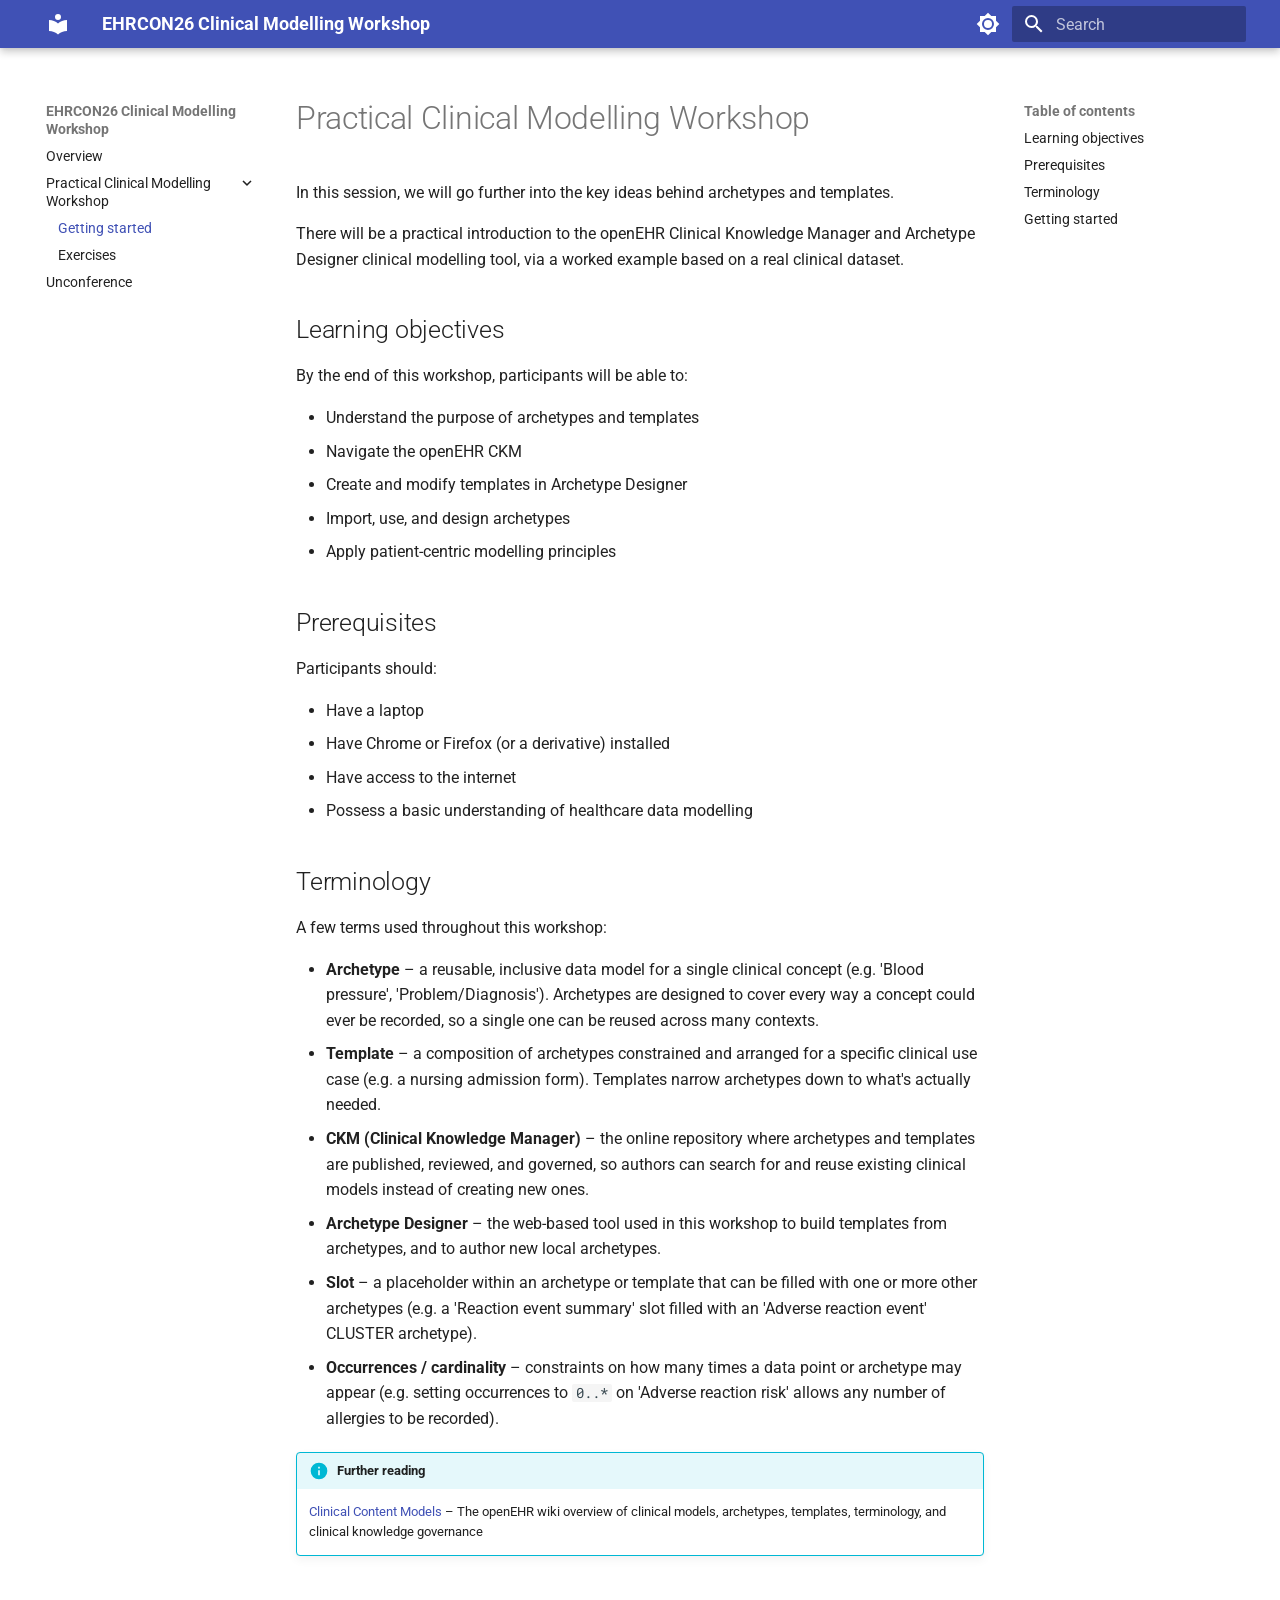
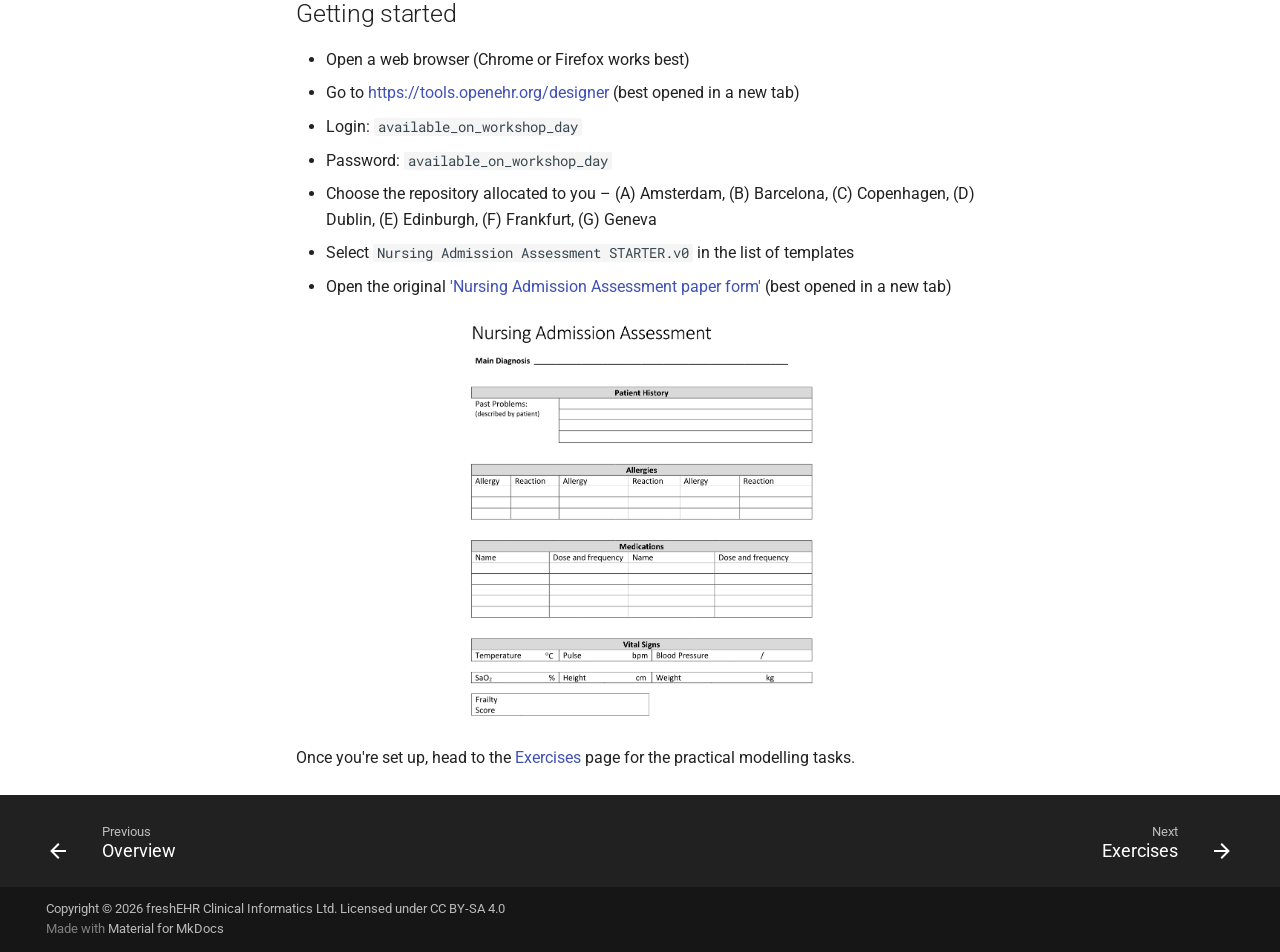
<file: getting-started/index.html>
<!doctype html>
<html lang="en" class="no-js">
  <head>
    
      <meta charset="utf-8">
      <meta name="viewport" content="width=device-width,initial-scale=1">
      
      
      
      
        <link rel="prev" href="..">
      
      
        <link rel="next" href="../exercises/">
      
      
        
      
      
      <link rel="icon" href="../assets/images/favicon.png">
      <meta name="generator" content="mkdocs-1.6.1, mkdocs-material-9.8.0">
    
    
      
        <title>Getting started - EHRCON26 Clinical Modelling Workshop</title>
      
    
    
      <link rel="stylesheet" href="../assets/stylesheets/main.57a0d79d.min.css">
      
        
        <link rel="stylesheet" href="../assets/stylesheets/palette.fb2fffe2.min.css">
      
      


    
    
      
    
    
      
        
        
        <link rel="preconnect" href="https://fonts.gstatic.com" crossorigin>
        <link rel="stylesheet" href="https://fonts.googleapis.com/css?family=Roboto:300,300i,400,400i,700,700i%7CRoboto+Mono:400,400i,700,700i&display=fallback">
        <style>:root{--md-text-font:"Roboto";--md-code-font:"Roboto Mono"}</style>
      
    
    
      <link rel="stylesheet" href="../stylesheets/extra.css">
    
    <script>__md_scope=new URL("..",location),__md_hash=e=>[...e].reduce(((e,_)=>(e<<5)-e+_.charCodeAt(0)),0),__md_get=(e,_=localStorage,t=__md_scope)=>JSON.parse(_.getItem(t.pathname+"."+e)),__md_set=(e,_,t=localStorage,a=__md_scope)=>{try{t.setItem(a.pathname+"."+e,JSON.stringify(_))}catch(e){}}</script>
    
      

    
    
  </head>
  
  
    
    
      
    
    
    
    
    <body dir="ltr" data-md-color-scheme="default" data-md-color-primary="lightblue" data-md-color-accent="indigo">
  
    
    <input class="md-toggle" data-md-toggle="drawer" type="checkbox" id="__drawer" autocomplete="off">
    <input class="md-toggle" data-md-toggle="search" type="checkbox" id="__search" autocomplete="off">
    <label class="md-overlay" for="__drawer"></label>
    <div data-md-component="skip">
      
        
        <a href="#practical-clinical-modelling-workshop" class="md-skip">
          Skip to content
        </a>
      
    </div>
    <div data-md-component="announce">
      
    </div>
    
    
      

  

<header class="md-header md-header--shadow" data-md-component="header">
  <nav class="md-header__inner md-grid" aria-label="Header">
    <a href=".." title="EHRCON26 Clinical Modelling Workshop" class="md-header__button md-logo" aria-label="EHRCON26 Clinical Modelling Workshop" data-md-component="logo">
      
  
  <svg xmlns="http://www.w3.org/2000/svg" viewBox="0 0 24 24"><path d="M12 8a3 3 0 0 0 3-3 3 3 0 0 0-3-3 3 3 0 0 0-3 3 3 3 0 0 0 3 3m0 3.54C9.64 9.35 6.5 8 3 8v11c3.5 0 6.64 1.35 9 3.54 2.36-2.19 5.5-3.54 9-3.54V8c-3.5 0-6.64 1.35-9 3.54"/></svg>

    </a>
    <label class="md-header__button md-icon" for="__drawer">
      
      <svg xmlns="http://www.w3.org/2000/svg" viewBox="0 0 24 24"><path d="M3 6h18v2H3zm0 5h18v2H3zm0 5h18v2H3z"/></svg>
    </label>
    <div class="md-header__title" data-md-component="header-title">
      <div class="md-header__ellipsis">
        <div class="md-header__topic">
          <span class="md-ellipsis">
            EHRCON26 Clinical Modelling Workshop
          </span>
        </div>
        <div class="md-header__topic" data-md-component="header-topic">
          <span class="md-ellipsis">
            
              Getting started
            
          </span>
        </div>
      </div>
    </div>
    
      
        <form class="md-header__option" data-md-component="palette">
  
    
    
    
    <input class="md-option" data-md-color-media="(prefers-color-scheme: light)" data-md-color-scheme="default" data-md-color-primary="lightblue" data-md-color-accent="indigo"  aria-label="Switch to dark mode"  type="radio" name="__palette" id="__palette_0">
    
      <label class="md-header__button md-icon" title="Switch to dark mode" for="__palette_1" hidden>
        <svg xmlns="http://www.w3.org/2000/svg" viewBox="0 0 24 24"><path d="M12 8a4 4 0 0 0-4 4 4 4 0 0 0 4 4 4 4 0 0 0 4-4 4 4 0 0 0-4-4m0 10a6 6 0 0 1-6-6 6 6 0 0 1 6-6 6 6 0 0 1 6 6 6 6 0 0 1-6 6m8-9.31V4h-4.69L12 .69 8.69 4H4v4.69L.69 12 4 15.31V20h4.69L12 23.31 15.31 20H20v-4.69L23.31 12z"/></svg>
      </label>
    
  
    
    
    
    <input class="md-option" data-md-color-media="(prefers-color-scheme: dark)" data-md-color-scheme="slate" data-md-color-primary="lightblue" data-md-color-accent="indigo"  aria-label="Switch to light mode"  type="radio" name="__palette" id="__palette_1">
    
      <label class="md-header__button md-icon" title="Switch to light mode" for="__palette_0" hidden>
        <svg xmlns="http://www.w3.org/2000/svg" viewBox="0 0 24 24"><path d="M12 18c-.89 0-1.74-.2-2.5-.55C11.56 16.5 13 14.42 13 12s-1.44-4.5-3.5-5.45C10.26 6.2 11.11 6 12 6a6 6 0 0 1 6 6 6 6 0 0 1-6 6m8-9.31V4h-4.69L12 .69 8.69 4H4v4.69L.69 12 4 15.31V20h4.69L12 23.31 15.31 20H20v-4.69L23.31 12z"/></svg>
      </label>
    
  
</form>
      
    
    
      <script>var palette=__md_get("__palette");if(palette&&palette.color){if("(prefers-color-scheme)"===palette.color.media){var media=matchMedia("(prefers-color-scheme: light)"),input=document.querySelector(media.matches?"[data-md-color-media='(prefers-color-scheme: light)']":"[data-md-color-media='(prefers-color-scheme: dark)']");palette.color.media=input.getAttribute("data-md-color-media"),palette.color.scheme=input.getAttribute("data-md-color-scheme"),palette.color.primary=input.getAttribute("data-md-color-primary"),palette.color.accent=input.getAttribute("data-md-color-accent")}for(var[key,value]of Object.entries(palette.color))document.body.setAttribute("data-md-color-"+key,value)}</script>
    
    
    
      
      
        <label class="md-header__button md-icon" for="__search">
          
          <svg xmlns="http://www.w3.org/2000/svg" viewBox="0 0 24 24"><path d="M9.5 3A6.5 6.5 0 0 1 16 9.5c0 1.61-.59 3.09-1.56 4.23l.27.27h.79l5 5-1.5 1.5-5-5v-.79l-.27-.27A6.52 6.52 0 0 1 9.5 16 6.5 6.5 0 0 1 3 9.5 6.5 6.5 0 0 1 9.5 3m0 2C7 5 5 7 5 9.5S7 14 9.5 14 14 12 14 9.5 12 5 9.5 5"/></svg>
        </label>
        <div class="md-search" data-md-component="search" role="dialog">
  <label class="md-search__overlay" for="__search"></label>
  <div class="md-search__inner" role="search">
    <form class="md-search__form" name="search">
      <input type="text" class="md-search__input" name="query" aria-label="Search" placeholder="Search" autocapitalize="off" autocorrect="off" autocomplete="off" spellcheck="false" data-md-component="search-query" required>
      <label class="md-search__icon md-icon" for="__search">
        
        <svg xmlns="http://www.w3.org/2000/svg" viewBox="0 0 24 24"><path d="M9.5 3A6.5 6.5 0 0 1 16 9.5c0 1.61-.59 3.09-1.56 4.23l.27.27h.79l5 5-1.5 1.5-5-5v-.79l-.27-.27A6.52 6.52 0 0 1 9.5 16 6.5 6.5 0 0 1 3 9.5 6.5 6.5 0 0 1 9.5 3m0 2C7 5 5 7 5 9.5S7 14 9.5 14 14 12 14 9.5 12 5 9.5 5"/></svg>
        
        <svg xmlns="http://www.w3.org/2000/svg" viewBox="0 0 24 24"><path d="M20 11v2H8l5.5 5.5-1.42 1.42L4.16 12l7.92-7.92L13.5 5.5 8 11z"/></svg>
      </label>
      <nav class="md-search__options" aria-label="Search">
        
        <button type="reset" class="md-search__icon md-icon" title="Clear" aria-label="Clear" tabindex="-1">
          
          <svg xmlns="http://www.w3.org/2000/svg" viewBox="0 0 24 24"><path d="M19 6.41 17.59 5 12 10.59 6.41 5 5 6.41 10.59 12 5 17.59 6.41 19 12 13.41 17.59 19 19 17.59 13.41 12z"/></svg>
        </button>
      </nav>
      
    </form>
    <div class="md-search__output">
      <div class="md-search__scrollwrap" tabindex="0" data-md-scrollfix>
        <div class="md-search-result" data-md-component="search-result">
          <div class="md-search-result__meta">
            Initializing search
          </div>
          <ol class="md-search-result__list" role="presentation"></ol>
        </div>
      </div>
    </div>
  </div>
</div>
      
    
    
  </nav>
  
</header>
    
    <div class="md-container" data-md-component="container">
      
      
        
          
        
      
      <main class="md-main" data-md-component="main">
        <div class="md-main__inner md-grid">
          
            
              
              <div class="md-sidebar md-sidebar--primary" data-md-component="sidebar" data-md-type="navigation" >
                <div class="md-sidebar__scrollwrap">
                  <div class="md-sidebar__inner">
                    



<nav class="md-nav md-nav--primary" aria-label="Navigation" data-md-level="0">
  <label class="md-nav__title" for="__drawer">
    <a href=".." title="EHRCON26 Clinical Modelling Workshop" class="md-nav__button md-logo" aria-label="EHRCON26 Clinical Modelling Workshop" data-md-component="logo">
      
  
  <svg xmlns="http://www.w3.org/2000/svg" viewBox="0 0 24 24"><path d="M12 8a3 3 0 0 0 3-3 3 3 0 0 0-3-3 3 3 0 0 0-3 3 3 3 0 0 0 3 3m0 3.54C9.64 9.35 6.5 8 3 8v11c3.5 0 6.64 1.35 9 3.54 2.36-2.19 5.5-3.54 9-3.54V8c-3.5 0-6.64 1.35-9 3.54"/></svg>

    </a>
    EHRCON26 Clinical Modelling Workshop
  </label>
  
  <ul class="md-nav__list" data-md-scrollfix>
    
      
      
  
  
  
  
    <li class="md-nav__item">
      <a href=".." class="md-nav__link">
        
  
  
  <span class="md-ellipsis">
    
  
    Overview
  

    
  </span>
  
  

      </a>
    </li>
  

    
      
      
  
  
    
  
  
  
    
    
    
    
    
    <li class="md-nav__item md-nav__item--active md-nav__item--nested">
      
        
        
        <input class="md-nav__toggle md-toggle " type="checkbox" id="__nav_2" checked>
        
          
          <label class="md-nav__link" for="__nav_2" id="__nav_2_label" tabindex="0">
            
  
  
  <span class="md-ellipsis">
    
  
    Practical Clinical Modelling Workshop
  

    
  </span>
  
  

            <span class="md-nav__icon md-icon"></span>
          </label>
        
        <nav class="md-nav" data-md-level="1" aria-labelledby="__nav_2_label" aria-expanded="true">
          <label class="md-nav__title" for="__nav_2">
            <span class="md-nav__icon md-icon"></span>
            
  
    Practical Clinical Modelling Workshop
  

          </label>
          <ul class="md-nav__list" data-md-scrollfix>
            
              
                
  
  
    
  
  
  
    <li class="md-nav__item md-nav__item--active">
      
      <input class="md-nav__toggle md-toggle" type="checkbox" id="__toc">
      
      
        
      
      
        <label class="md-nav__link md-nav__link--active" for="__toc">
          
  
  
  <span class="md-ellipsis">
    
  
    Getting started
  

    
  </span>
  
  

          <span class="md-nav__icon md-icon"></span>
        </label>
      
      <a href="./" class="md-nav__link md-nav__link--active">
        
  
  
  <span class="md-ellipsis">
    
  
    Getting started
  

    
  </span>
  
  

      </a>
      
        

<nav class="md-nav md-nav--secondary" aria-label="Table of contents">
  
  
  
    
  
  
    <label class="md-nav__title" for="__toc">
      <span class="md-nav__icon md-icon"></span>
      Table of contents
    </label>
    <ul class="md-nav__list" data-md-component="toc" data-md-scrollfix>
      
        <li class="md-nav__item">
  <a href="#learning-objectives" class="md-nav__link">
    <span class="md-ellipsis">
      
        Learning objectives
      
    </span>
  </a>
  
</li>
      
        <li class="md-nav__item">
  <a href="#prerequisites" class="md-nav__link">
    <span class="md-ellipsis">
      
        Prerequisites
      
    </span>
  </a>
  
</li>
      
        <li class="md-nav__item">
  <a href="#terminology" class="md-nav__link">
    <span class="md-ellipsis">
      
        Terminology
      
    </span>
  </a>
  
</li>
      
        <li class="md-nav__item">
  <a href="#getting-started" class="md-nav__link">
    <span class="md-ellipsis">
      
        Getting started
      
    </span>
  </a>
  
</li>
      
    </ul>
  
</nav>
      
    </li>
  

              
            
              
                
  
  
  
  
    <li class="md-nav__item">
      <a href="../exercises/" class="md-nav__link">
        
  
  
  <span class="md-ellipsis">
    
  
    Exercises
  

    
  </span>
  
  

      </a>
    </li>
  

              
            
          </ul>
        </nav>
      
    </li>
  

    
      
      
  
  
  
  
    <li class="md-nav__item">
      <a href="../unconference/" class="md-nav__link">
        
  
  
  <span class="md-ellipsis">
    
  
    Unconference
  

    
  </span>
  
  

      </a>
    </li>
  

    
  </ul>
</nav>
                  </div>
                </div>
              </div>
            
            
              
              <div class="md-sidebar md-sidebar--secondary" data-md-component="sidebar" data-md-type="toc" >
                <div class="md-sidebar__scrollwrap">
                  <div class="md-sidebar__inner">
                    

<nav class="md-nav md-nav--secondary" aria-label="Table of contents">
  
  
  
    
  
  
    <label class="md-nav__title" for="__toc">
      <span class="md-nav__icon md-icon"></span>
      Table of contents
    </label>
    <ul class="md-nav__list" data-md-component="toc" data-md-scrollfix>
      
        <li class="md-nav__item">
  <a href="#learning-objectives" class="md-nav__link">
    <span class="md-ellipsis">
      
        Learning objectives
      
    </span>
  </a>
  
</li>
      
        <li class="md-nav__item">
  <a href="#prerequisites" class="md-nav__link">
    <span class="md-ellipsis">
      
        Prerequisites
      
    </span>
  </a>
  
</li>
      
        <li class="md-nav__item">
  <a href="#terminology" class="md-nav__link">
    <span class="md-ellipsis">
      
        Terminology
      
    </span>
  </a>
  
</li>
      
        <li class="md-nav__item">
  <a href="#getting-started" class="md-nav__link">
    <span class="md-ellipsis">
      
        Getting started
      
    </span>
  </a>
  
</li>
      
    </ul>
  
</nav>
                  </div>
                </div>
              </div>
            
          
          
            <div class="md-content" data-md-component="content">
              
              <article class="md-content__inner md-typeset">
                
                  



<h1 id="practical-clinical-modelling-workshop">Practical Clinical Modelling Workshop</h1>
<p>In this session, we will go further into the key ideas behind archetypes and templates.</p>
<p>There will be a practical introduction to the openEHR Clinical Knowledge Manager and Archetype Designer clinical modelling tool, via a worked example based on a real clinical dataset.</p>
<h2 id="learning-objectives">Learning objectives</h2>
<p>By the end of this workshop, participants will be able to:</p>
<ul>
<li>Understand the purpose of archetypes and templates</li>
<li>Navigate the openEHR CKM</li>
<li>Create and modify templates in Archetype Designer</li>
<li>Import, use, and design archetypes</li>
<li>Apply patient-centric modelling principles</li>
</ul>
<h2 id="prerequisites">Prerequisites</h2>
<p>Participants should:</p>
<ul>
<li>Have a laptop</li>
<li>Have Chrome or Firefox (or a derivative) installed</li>
<li>Have access to the internet</li>
<li>Possess a basic understanding of healthcare data modelling</li>
</ul>
<h2 id="terminology">Terminology</h2>
<p>A few terms used throughout this workshop:</p>
<ul>
<li><strong>Archetype</strong> – a reusable, inclusive data model for a single clinical concept (e.g. 'Blood pressure', 'Problem/Diagnosis'). Archetypes are designed to cover every way a concept could ever be recorded, so a single one can be reused across many contexts.</li>
<li><strong>Template</strong> – a composition of archetypes constrained and arranged for a specific clinical use case (e.g. a nursing admission form). Templates narrow archetypes down to what's actually needed.</li>
<li><strong>CKM (Clinical Knowledge Manager)</strong> – the online repository where archetypes and templates are published, reviewed, and governed, so authors can search for and reuse existing clinical models instead of creating new ones.</li>
<li><strong>Archetype Designer</strong> – the web-based tool used in this workshop to build templates from archetypes, and to author new local archetypes.</li>
<li><strong>Slot</strong> – a placeholder within an archetype or template that can be filled with one or more other archetypes (e.g. a 'Reaction event summary' slot filled with an 'Adverse reaction event' CLUSTER archetype).</li>
<li><strong>Occurrences / cardinality</strong> – constraints on how many times a data point or archetype may appear (e.g. setting occurrences to <code>0..*</code> on 'Adverse reaction risk' allows any number of allergies to be recorded).</li>
</ul>
<div class="admonition info">
<p class="admonition-title">Further reading</p>
<p><a href="https://openehr.atlassian.net/wiki/x/cQAt">Clinical Content Models</a> – The openEHR wiki overview of clinical models, archetypes, templates, terminology, and clinical knowledge governance</p>
</div>
<h2 id="getting-started">Getting started</h2>
<ul>
<li>Open a web browser (Chrome or Firefox works best)</li>
<li>Go to <a href="https://tools.openehr.org/designer/">https://tools.openehr.org/designer</a> (best opened in a new tab)</li>
<li>Login: <code>available_on_workshop_day</code></li>
<li>Password: <code>available_on_workshop_day</code></li>
<li>Choose the repository allocated to you – (A) Amsterdam, (B) Barcelona, (C) Copenhagen, (D) Dublin, (E) Edinburgh, (F) Frankfurt, (G) Geneva</li>
<li>Select <code>Nursing Admission Assessment STARTER.v0</code> in the list of templates</li>
<li>Open the original <a href="../Nursing%20Admission%20Assessment.pdf">'Nursing Admission Assessment paper form'</a> (best opened in a new tab)</li>
</ul>
<p><img alt="Nursing Admission Assessment paper form" class="center-image" src="../images/nursing-admission.png" style="width:60%" /></p>
<p>Once you're set up, head to the <a href="../exercises/">Exercises</a> page for the practical modelling tasks.</p>












                
              </article>
            </div>
          
          
<script>var target=document.getElementById(location.hash.slice(1));target&&target.name&&(target.checked=target.name.startsWith("__tabbed_"))</script>
        </div>
        
      </main>
      
        <footer class="md-footer">
  
    
      
      <nav class="md-footer__inner md-grid" aria-label="Footer" >
        
          
          <a href=".." class="md-footer__link md-footer__link--prev" aria-label="Previous: Overview">
            <div class="md-footer__button md-icon">
              
              <svg xmlns="http://www.w3.org/2000/svg" viewBox="0 0 24 24"><path d="M20 11v2H8l5.5 5.5-1.42 1.42L4.16 12l7.92-7.92L13.5 5.5 8 11z"/></svg>
            </div>
            <div class="md-footer__title">
              <span class="md-footer__direction">
                Previous
              </span>
              <div class="md-ellipsis">
                Overview
              </div>
            </div>
          </a>
        
        
          
          <a href="../exercises/" class="md-footer__link md-footer__link--next" aria-label="Next: Exercises">
            <div class="md-footer__title">
              <span class="md-footer__direction">
                Next
              </span>
              <div class="md-ellipsis">
                Exercises
              </div>
            </div>
            <div class="md-footer__button md-icon">
              
              <svg xmlns="http://www.w3.org/2000/svg" viewBox="0 0 24 24"><path d="M4 11v2h12l-5.5 5.5 1.42 1.42L19.84 12l-7.92-7.92L10.5 5.5 16 11z"/></svg>
            </div>
          </a>
        
      </nav>
    
  
  <div class="md-footer-meta md-typeset">
    <div class="md-footer-meta__inner md-grid">
      <div class="md-copyright">
  
    <div class="md-copyright__highlight">
      Copyright &copy; 2026 freshEHR Clinical Informatics Ltd. Licensed under <a href="https://creativecommons.org/licenses/by-sa/4.0/">CC BY-SA 4.0</a>
    </div>
  
  
    Made with
    <a href="https://squidfunk.github.io/mkdocs-material/" target="_blank" rel="noopener">
      Material for MkDocs
    </a>
  
</div>
      
    </div>
  </div>
</footer>
      
    </div>
    <div class="md-dialog" data-md-component="dialog">
      <div class="md-dialog__inner md-typeset"></div>
    </div>
    
    
    
      
      
      <script id="__config" type="application/json">{"annotate": null, "base": "..", "features": ["navigation.footer"], "search": "../assets/javascripts/workers/search.a7633da7.min.js", "tags": null, "translations": {"clipboard.copied": "Copied to clipboard", "clipboard.copy": "Copy to clipboard", "search.result.more.one": "1 more on this page", "search.result.more.other": "# more on this page", "search.result.none": "No matching documents", "search.result.one": "1 matching document", "search.result.other": "# matching documents", "search.result.placeholder": "Type to start searching", "search.result.term.missing": "Missing", "select.version": "Select version"}, "version": null}</script>
    
    
      <script src="../assets/javascripts/bundle.c21346df.min.js"></script>
      
    
  </body>
</html>
</file>
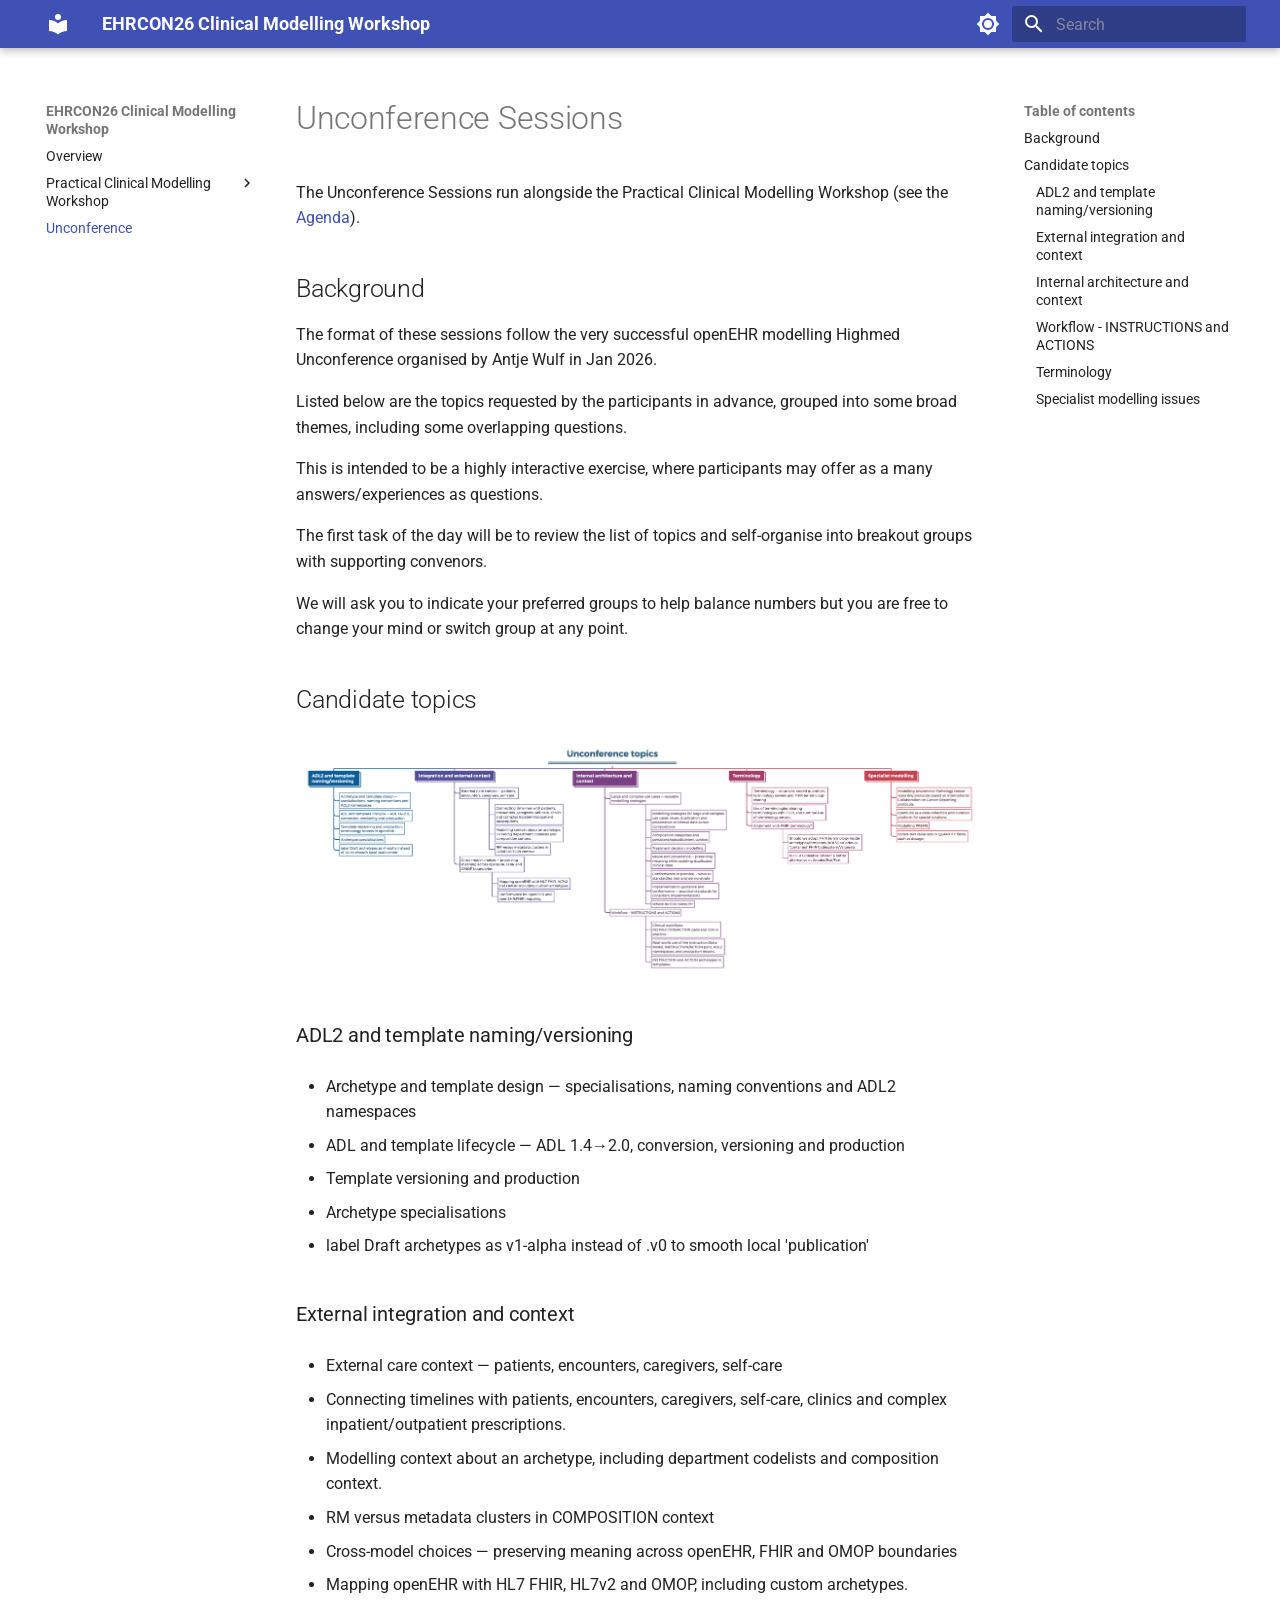
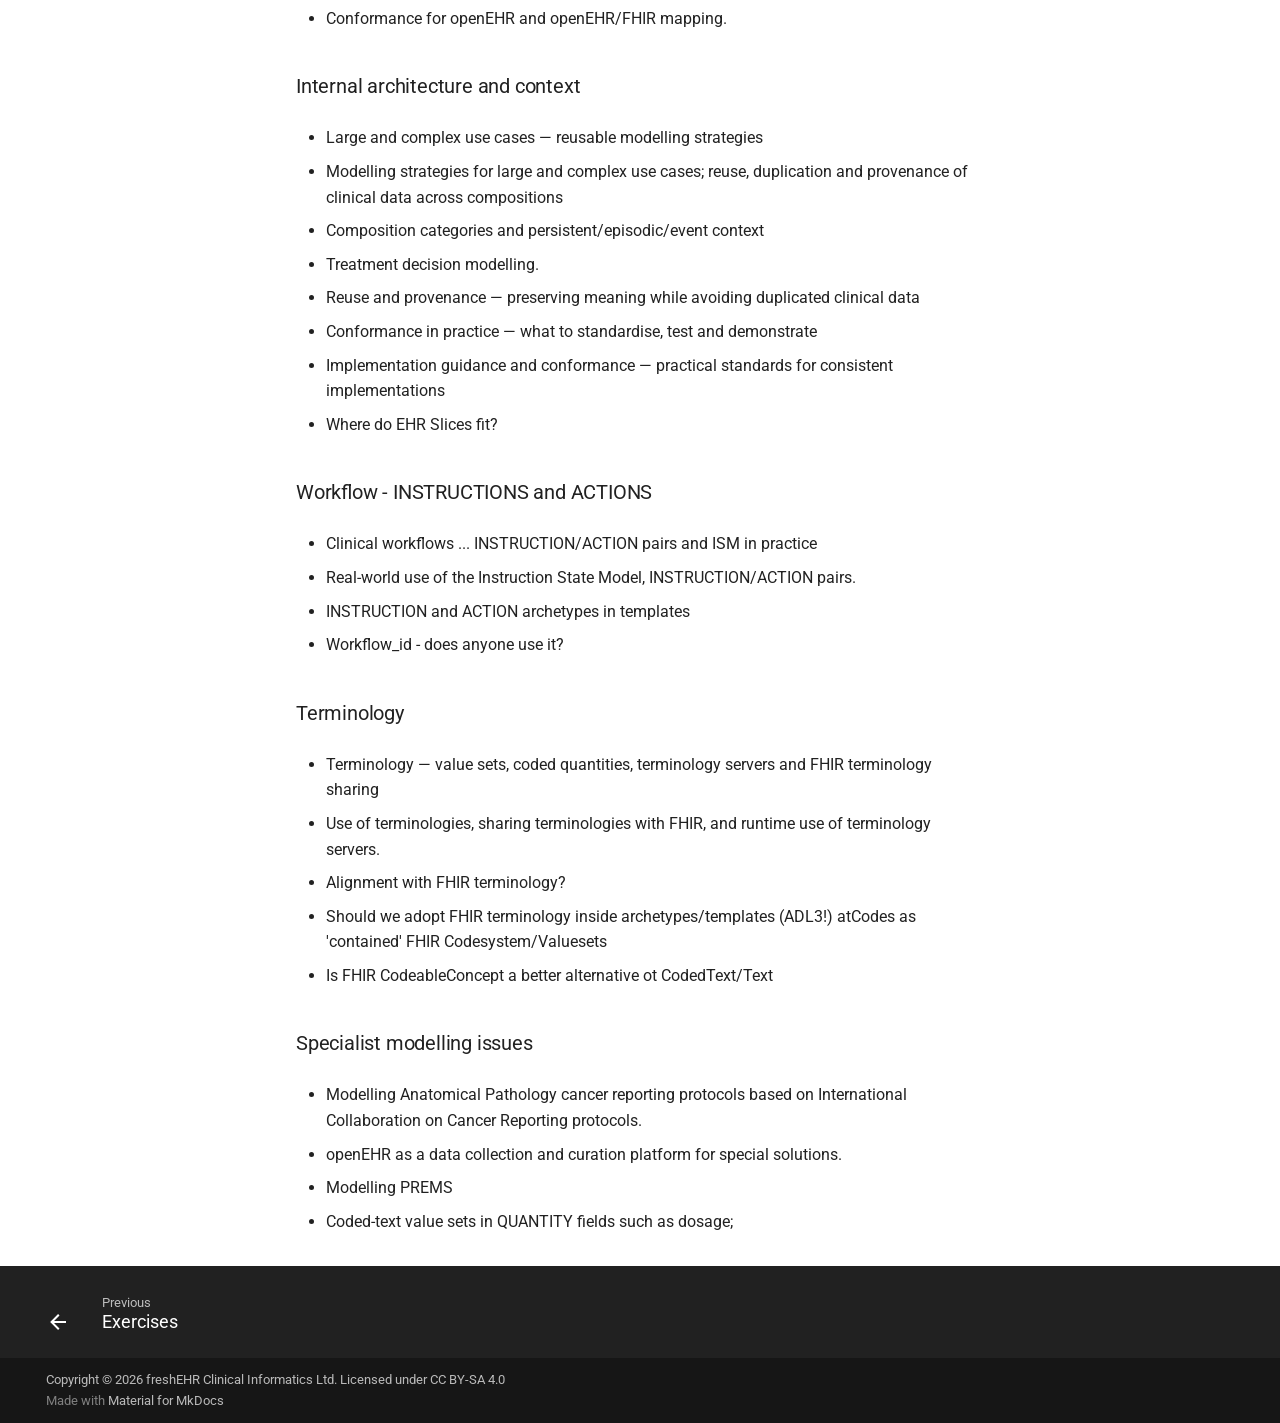
<file: unconference/index.html>
<!doctype html>
<html lang="en" class="no-js">
  <head>
    
      <meta charset="utf-8">
      <meta name="viewport" content="width=device-width,initial-scale=1">
      
      
      
      
        <link rel="prev" href="../exercises/">
      
      
      
        
      
      
      <link rel="icon" href="../assets/images/favicon.png">
      <meta name="generator" content="mkdocs-1.6.1, mkdocs-material-9.8.0">
    
    
      
        <title>Unconference - EHRCON26 Clinical Modelling Workshop</title>
      
    
    
      <link rel="stylesheet" href="../assets/stylesheets/main.57a0d79d.min.css">
      
        
        <link rel="stylesheet" href="../assets/stylesheets/palette.fb2fffe2.min.css">
      
      


    
    
      
    
    
      
        
        
        <link rel="preconnect" href="https://fonts.gstatic.com" crossorigin>
        <link rel="stylesheet" href="https://fonts.googleapis.com/css?family=Roboto:300,300i,400,400i,700,700i%7CRoboto+Mono:400,400i,700,700i&display=fallback">
        <style>:root{--md-text-font:"Roboto";--md-code-font:"Roboto Mono"}</style>
      
    
    
      <link rel="stylesheet" href="../stylesheets/extra.css">
    
    <script>__md_scope=new URL("..",location),__md_hash=e=>[...e].reduce(((e,_)=>(e<<5)-e+_.charCodeAt(0)),0),__md_get=(e,_=localStorage,t=__md_scope)=>JSON.parse(_.getItem(t.pathname+"."+e)),__md_set=(e,_,t=localStorage,a=__md_scope)=>{try{t.setItem(a.pathname+"."+e,JSON.stringify(_))}catch(e){}}</script>
    
      

    
    
  </head>
  
  
    
    
      
    
    
    
    
    <body dir="ltr" data-md-color-scheme="default" data-md-color-primary="lightblue" data-md-color-accent="indigo">
  
    
    <input class="md-toggle" data-md-toggle="drawer" type="checkbox" id="__drawer" autocomplete="off">
    <input class="md-toggle" data-md-toggle="search" type="checkbox" id="__search" autocomplete="off">
    <label class="md-overlay" for="__drawer"></label>
    <div data-md-component="skip">
      
        
        <a href="#unconference-sessions" class="md-skip">
          Skip to content
        </a>
      
    </div>
    <div data-md-component="announce">
      
    </div>
    
    
      

  

<header class="md-header md-header--shadow" data-md-component="header">
  <nav class="md-header__inner md-grid" aria-label="Header">
    <a href=".." title="EHRCON26 Clinical Modelling Workshop" class="md-header__button md-logo" aria-label="EHRCON26 Clinical Modelling Workshop" data-md-component="logo">
      
  
  <svg xmlns="http://www.w3.org/2000/svg" viewBox="0 0 24 24"><path d="M12 8a3 3 0 0 0 3-3 3 3 0 0 0-3-3 3 3 0 0 0-3 3 3 3 0 0 0 3 3m0 3.54C9.64 9.35 6.5 8 3 8v11c3.5 0 6.64 1.35 9 3.54 2.36-2.19 5.5-3.54 9-3.54V8c-3.5 0-6.64 1.35-9 3.54"/></svg>

    </a>
    <label class="md-header__button md-icon" for="__drawer">
      
      <svg xmlns="http://www.w3.org/2000/svg" viewBox="0 0 24 24"><path d="M3 6h18v2H3zm0 5h18v2H3zm0 5h18v2H3z"/></svg>
    </label>
    <div class="md-header__title" data-md-component="header-title">
      <div class="md-header__ellipsis">
        <div class="md-header__topic">
          <span class="md-ellipsis">
            EHRCON26 Clinical Modelling Workshop
          </span>
        </div>
        <div class="md-header__topic" data-md-component="header-topic">
          <span class="md-ellipsis">
            
              Unconference
            
          </span>
        </div>
      </div>
    </div>
    
      
        <form class="md-header__option" data-md-component="palette">
  
    
    
    
    <input class="md-option" data-md-color-media="(prefers-color-scheme: light)" data-md-color-scheme="default" data-md-color-primary="lightblue" data-md-color-accent="indigo"  aria-label="Switch to dark mode"  type="radio" name="__palette" id="__palette_0">
    
      <label class="md-header__button md-icon" title="Switch to dark mode" for="__palette_1" hidden>
        <svg xmlns="http://www.w3.org/2000/svg" viewBox="0 0 24 24"><path d="M12 8a4 4 0 0 0-4 4 4 4 0 0 0 4 4 4 4 0 0 0 4-4 4 4 0 0 0-4-4m0 10a6 6 0 0 1-6-6 6 6 0 0 1 6-6 6 6 0 0 1 6 6 6 6 0 0 1-6 6m8-9.31V4h-4.69L12 .69 8.69 4H4v4.69L.69 12 4 15.31V20h4.69L12 23.31 15.31 20H20v-4.69L23.31 12z"/></svg>
      </label>
    
  
    
    
    
    <input class="md-option" data-md-color-media="(prefers-color-scheme: dark)" data-md-color-scheme="slate" data-md-color-primary="lightblue" data-md-color-accent="indigo"  aria-label="Switch to light mode"  type="radio" name="__palette" id="__palette_1">
    
      <label class="md-header__button md-icon" title="Switch to light mode" for="__palette_0" hidden>
        <svg xmlns="http://www.w3.org/2000/svg" viewBox="0 0 24 24"><path d="M12 18c-.89 0-1.74-.2-2.5-.55C11.56 16.5 13 14.42 13 12s-1.44-4.5-3.5-5.45C10.26 6.2 11.11 6 12 6a6 6 0 0 1 6 6 6 6 0 0 1-6 6m8-9.31V4h-4.69L12 .69 8.69 4H4v4.69L.69 12 4 15.31V20h4.69L12 23.31 15.31 20H20v-4.69L23.31 12z"/></svg>
      </label>
    
  
</form>
      
    
    
      <script>var palette=__md_get("__palette");if(palette&&palette.color){if("(prefers-color-scheme)"===palette.color.media){var media=matchMedia("(prefers-color-scheme: light)"),input=document.querySelector(media.matches?"[data-md-color-media='(prefers-color-scheme: light)']":"[data-md-color-media='(prefers-color-scheme: dark)']");palette.color.media=input.getAttribute("data-md-color-media"),palette.color.scheme=input.getAttribute("data-md-color-scheme"),palette.color.primary=input.getAttribute("data-md-color-primary"),palette.color.accent=input.getAttribute("data-md-color-accent")}for(var[key,value]of Object.entries(palette.color))document.body.setAttribute("data-md-color-"+key,value)}</script>
    
    
    
      
      
        <label class="md-header__button md-icon" for="__search">
          
          <svg xmlns="http://www.w3.org/2000/svg" viewBox="0 0 24 24"><path d="M9.5 3A6.5 6.5 0 0 1 16 9.5c0 1.61-.59 3.09-1.56 4.23l.27.27h.79l5 5-1.5 1.5-5-5v-.79l-.27-.27A6.52 6.52 0 0 1 9.5 16 6.5 6.5 0 0 1 3 9.5 6.5 6.5 0 0 1 9.5 3m0 2C7 5 5 7 5 9.5S7 14 9.5 14 14 12 14 9.5 12 5 9.5 5"/></svg>
        </label>
        <div class="md-search" data-md-component="search" role="dialog">
  <label class="md-search__overlay" for="__search"></label>
  <div class="md-search__inner" role="search">
    <form class="md-search__form" name="search">
      <input type="text" class="md-search__input" name="query" aria-label="Search" placeholder="Search" autocapitalize="off" autocorrect="off" autocomplete="off" spellcheck="false" data-md-component="search-query" required>
      <label class="md-search__icon md-icon" for="__search">
        
        <svg xmlns="http://www.w3.org/2000/svg" viewBox="0 0 24 24"><path d="M9.5 3A6.5 6.5 0 0 1 16 9.5c0 1.61-.59 3.09-1.56 4.23l.27.27h.79l5 5-1.5 1.5-5-5v-.79l-.27-.27A6.52 6.52 0 0 1 9.5 16 6.5 6.5 0 0 1 3 9.5 6.5 6.5 0 0 1 9.5 3m0 2C7 5 5 7 5 9.5S7 14 9.5 14 14 12 14 9.5 12 5 9.5 5"/></svg>
        
        <svg xmlns="http://www.w3.org/2000/svg" viewBox="0 0 24 24"><path d="M20 11v2H8l5.5 5.5-1.42 1.42L4.16 12l7.92-7.92L13.5 5.5 8 11z"/></svg>
      </label>
      <nav class="md-search__options" aria-label="Search">
        
        <button type="reset" class="md-search__icon md-icon" title="Clear" aria-label="Clear" tabindex="-1">
          
          <svg xmlns="http://www.w3.org/2000/svg" viewBox="0 0 24 24"><path d="M19 6.41 17.59 5 12 10.59 6.41 5 5 6.41 10.59 12 5 17.59 6.41 19 12 13.41 17.59 19 19 17.59 13.41 12z"/></svg>
        </button>
      </nav>
      
    </form>
    <div class="md-search__output">
      <div class="md-search__scrollwrap" tabindex="0" data-md-scrollfix>
        <div class="md-search-result" data-md-component="search-result">
          <div class="md-search-result__meta">
            Initializing search
          </div>
          <ol class="md-search-result__list" role="presentation"></ol>
        </div>
      </div>
    </div>
  </div>
</div>
      
    
    
  </nav>
  
</header>
    
    <div class="md-container" data-md-component="container">
      
      
        
          
        
      
      <main class="md-main" data-md-component="main">
        <div class="md-main__inner md-grid">
          
            
              
              <div class="md-sidebar md-sidebar--primary" data-md-component="sidebar" data-md-type="navigation" >
                <div class="md-sidebar__scrollwrap">
                  <div class="md-sidebar__inner">
                    



<nav class="md-nav md-nav--primary" aria-label="Navigation" data-md-level="0">
  <label class="md-nav__title" for="__drawer">
    <a href=".." title="EHRCON26 Clinical Modelling Workshop" class="md-nav__button md-logo" aria-label="EHRCON26 Clinical Modelling Workshop" data-md-component="logo">
      
  
  <svg xmlns="http://www.w3.org/2000/svg" viewBox="0 0 24 24"><path d="M12 8a3 3 0 0 0 3-3 3 3 0 0 0-3-3 3 3 0 0 0-3 3 3 3 0 0 0 3 3m0 3.54C9.64 9.35 6.5 8 3 8v11c3.5 0 6.64 1.35 9 3.54 2.36-2.19 5.5-3.54 9-3.54V8c-3.5 0-6.64 1.35-9 3.54"/></svg>

    </a>
    EHRCON26 Clinical Modelling Workshop
  </label>
  
  <ul class="md-nav__list" data-md-scrollfix>
    
      
      
  
  
  
  
    <li class="md-nav__item">
      <a href=".." class="md-nav__link">
        
  
  
  <span class="md-ellipsis">
    
  
    Overview
  

    
  </span>
  
  

      </a>
    </li>
  

    
      
      
  
  
  
  
    
    
    
    
    
    <li class="md-nav__item md-nav__item--nested">
      
        
        
        <input class="md-nav__toggle md-toggle " type="checkbox" id="__nav_2" >
        
          
          <label class="md-nav__link" for="__nav_2" id="__nav_2_label" tabindex="0">
            
  
  
  <span class="md-ellipsis">
    
  
    Practical Clinical Modelling Workshop
  

    
  </span>
  
  

            <span class="md-nav__icon md-icon"></span>
          </label>
        
        <nav class="md-nav" data-md-level="1" aria-labelledby="__nav_2_label" aria-expanded="false">
          <label class="md-nav__title" for="__nav_2">
            <span class="md-nav__icon md-icon"></span>
            
  
    Practical Clinical Modelling Workshop
  

          </label>
          <ul class="md-nav__list" data-md-scrollfix>
            
              
                
  
  
  
  
    <li class="md-nav__item">
      <a href="../getting-started/" class="md-nav__link">
        
  
  
  <span class="md-ellipsis">
    
  
    Getting started
  

    
  </span>
  
  

      </a>
    </li>
  

              
            
              
                
  
  
  
  
    <li class="md-nav__item">
      <a href="../exercises/" class="md-nav__link">
        
  
  
  <span class="md-ellipsis">
    
  
    Exercises
  

    
  </span>
  
  

      </a>
    </li>
  

              
            
          </ul>
        </nav>
      
    </li>
  

    
      
      
  
  
    
  
  
  
    <li class="md-nav__item md-nav__item--active">
      
      <input class="md-nav__toggle md-toggle" type="checkbox" id="__toc">
      
      
        
      
      
        <label class="md-nav__link md-nav__link--active" for="__toc">
          
  
  
  <span class="md-ellipsis">
    
  
    Unconference
  

    
  </span>
  
  

          <span class="md-nav__icon md-icon"></span>
        </label>
      
      <a href="./" class="md-nav__link md-nav__link--active">
        
  
  
  <span class="md-ellipsis">
    
  
    Unconference
  

    
  </span>
  
  

      </a>
      
        

<nav class="md-nav md-nav--secondary" aria-label="Table of contents">
  
  
  
    
  
  
    <label class="md-nav__title" for="__toc">
      <span class="md-nav__icon md-icon"></span>
      Table of contents
    </label>
    <ul class="md-nav__list" data-md-component="toc" data-md-scrollfix>
      
        <li class="md-nav__item">
  <a href="#background" class="md-nav__link">
    <span class="md-ellipsis">
      
        Background
      
    </span>
  </a>
  
</li>
      
        <li class="md-nav__item">
  <a href="#candidate-topics" class="md-nav__link">
    <span class="md-ellipsis">
      
        Candidate topics
      
    </span>
  </a>
  
    <nav class="md-nav" aria-label="Candidate topics">
      <ul class="md-nav__list">
        
          <li class="md-nav__item">
  <a href="#adl2-and-template-namingversioning" class="md-nav__link">
    <span class="md-ellipsis">
      
        ADL2 and template naming/versioning
      
    </span>
  </a>
  
</li>
        
          <li class="md-nav__item">
  <a href="#external-integration-and-context" class="md-nav__link">
    <span class="md-ellipsis">
      
        External integration and context
      
    </span>
  </a>
  
</li>
        
          <li class="md-nav__item">
  <a href="#internal-architecture-and-context" class="md-nav__link">
    <span class="md-ellipsis">
      
        Internal architecture and context
      
    </span>
  </a>
  
</li>
        
          <li class="md-nav__item">
  <a href="#workflow-instructions-and-actions" class="md-nav__link">
    <span class="md-ellipsis">
      
        Workflow - INSTRUCTIONS and ACTIONS
      
    </span>
  </a>
  
</li>
        
          <li class="md-nav__item">
  <a href="#terminology" class="md-nav__link">
    <span class="md-ellipsis">
      
        Terminology
      
    </span>
  </a>
  
</li>
        
          <li class="md-nav__item">
  <a href="#specialist-modelling-issues" class="md-nav__link">
    <span class="md-ellipsis">
      
        Specialist modelling issues
      
    </span>
  </a>
  
</li>
        
      </ul>
    </nav>
  
</li>
      
    </ul>
  
</nav>
      
    </li>
  

    
  </ul>
</nav>
                  </div>
                </div>
              </div>
            
            
              
              <div class="md-sidebar md-sidebar--secondary" data-md-component="sidebar" data-md-type="toc" >
                <div class="md-sidebar__scrollwrap">
                  <div class="md-sidebar__inner">
                    

<nav class="md-nav md-nav--secondary" aria-label="Table of contents">
  
  
  
    
  
  
    <label class="md-nav__title" for="__toc">
      <span class="md-nav__icon md-icon"></span>
      Table of contents
    </label>
    <ul class="md-nav__list" data-md-component="toc" data-md-scrollfix>
      
        <li class="md-nav__item">
  <a href="#background" class="md-nav__link">
    <span class="md-ellipsis">
      
        Background
      
    </span>
  </a>
  
</li>
      
        <li class="md-nav__item">
  <a href="#candidate-topics" class="md-nav__link">
    <span class="md-ellipsis">
      
        Candidate topics
      
    </span>
  </a>
  
    <nav class="md-nav" aria-label="Candidate topics">
      <ul class="md-nav__list">
        
          <li class="md-nav__item">
  <a href="#adl2-and-template-namingversioning" class="md-nav__link">
    <span class="md-ellipsis">
      
        ADL2 and template naming/versioning
      
    </span>
  </a>
  
</li>
        
          <li class="md-nav__item">
  <a href="#external-integration-and-context" class="md-nav__link">
    <span class="md-ellipsis">
      
        External integration and context
      
    </span>
  </a>
  
</li>
        
          <li class="md-nav__item">
  <a href="#internal-architecture-and-context" class="md-nav__link">
    <span class="md-ellipsis">
      
        Internal architecture and context
      
    </span>
  </a>
  
</li>
        
          <li class="md-nav__item">
  <a href="#workflow-instructions-and-actions" class="md-nav__link">
    <span class="md-ellipsis">
      
        Workflow - INSTRUCTIONS and ACTIONS
      
    </span>
  </a>
  
</li>
        
          <li class="md-nav__item">
  <a href="#terminology" class="md-nav__link">
    <span class="md-ellipsis">
      
        Terminology
      
    </span>
  </a>
  
</li>
        
          <li class="md-nav__item">
  <a href="#specialist-modelling-issues" class="md-nav__link">
    <span class="md-ellipsis">
      
        Specialist modelling issues
      
    </span>
  </a>
  
</li>
        
      </ul>
    </nav>
  
</li>
      
    </ul>
  
</nav>
                  </div>
                </div>
              </div>
            
          
          
            <div class="md-content" data-md-component="content">
              
              <article class="md-content__inner md-typeset">
                
                  



<h1 id="unconference-sessions">Unconference Sessions</h1>
<p>The Unconference Sessions run alongside the Practical Clinical Modelling Workshop (see the <a href="../#agenda">Agenda</a>).</p>
<h2 id="background">Background</h2>
<p>The format of these sessions follow the very successful openEHR modelling Highmed Unconference organised by Antje Wulf in Jan 2026.</p>
<p>Listed below are the topics requested by the participants in advance, grouped into some broad themes, including some overlapping questions.</p>
<p>This is intended to be a highly interactive exercise, where participants may offer as a many answers/experiences as questions.</p>
<p>The first task of the day will be to review the list of topics and self-organise into breakout groups with supporting convenors.</p>
<p>We will ask you to indicate your preferred groups to help balance numbers but you are free to change your mind or switch group at any point.</p>
<h2 id="candidate-topics">Candidate topics</h2>
<p><img alt="Topics overview" src="../images/unconference-topics.png" /></p>
<h3 id="adl2-and-template-namingversioning">ADL2 and template naming/versioning</h3>
<ul>
<li>
<p>Archetype and template design — specialisations, naming conventions and ADL2 namespaces</p>
</li>
<li>
<p>ADL and template lifecycle — ADL 1.4→2.0, conversion, versioning and production</p>
</li>
<li>
<p>Template versioning and production</p>
</li>
<li>
<p>Archetype specialisations</p>
</li>
<li>
<p>label Draft archetypes as v1-alpha instead of .v0 to smooth local 'publication'</p>
</li>
</ul>
<h3 id="external-integration-and-context">External integration and context</h3>
<ul>
<li>
<p>External care context — patients, encounters, caregivers, self-care</p>
</li>
<li>
<p>Connecting timelines with patients, encounters, caregivers, self-care, clinics and complex inpatient/outpatient prescriptions.</p>
</li>
<li>
<p>Modelling context about an archetype, including department codelists and composition context.</p>
</li>
<li>
<p>RM versus metadata clusters in COMPOSITION context</p>
</li>
<li>
<p>Cross-model choices — preserving meaning across openEHR, FHIR and OMOP boundaries</p>
</li>
<li>
<p>Mapping openEHR with HL7 FHIR, HL7v2 and OMOP, including custom archetypes.</p>
</li>
<li>
<p>Conformance for openEHR and openEHR/FHIR mapping.</p>
</li>
</ul>
<h3 id="internal-architecture-and-context">Internal architecture and context</h3>
<ul>
<li>
<p>Large and complex use cases — reusable modelling strategies</p>
</li>
<li>
<p>Modelling strategies for large and complex use cases; reuse, duplication and provenance of clinical data across compositions</p>
</li>
<li>
<p>Composition categories and persistent/episodic/event context</p>
</li>
<li>
<p>Treatment decision modelling.</p>
</li>
<li>
<p>Reuse and provenance — preserving meaning while avoiding duplicated clinical data</p>
</li>
<li>
<p>Conformance in practice — what to standardise, test and demonstrate</p>
</li>
<li>
<p>Implementation guidance and conformance — practical standards for consistent implementations</p>
</li>
<li>
<p>Where do EHR Slices fit?</p>
</li>
</ul>
<h3 id="workflow-instructions-and-actions">Workflow - INSTRUCTIONS and ACTIONS</h3>
<ul>
<li>
<p>Clinical workflows ... INSTRUCTION/ACTION pairs and ISM in practice</p>
</li>
<li>
<p>Real-world use of the Instruction State Model, INSTRUCTION/ACTION pairs.</p>
</li>
<li>
<p>INSTRUCTION and ACTION archetypes in templates</p>
</li>
<li>
<p>Workflow_id - does anyone use it?</p>
</li>
</ul>
<h3 id="terminology">Terminology</h3>
<ul>
<li>
<p>Terminology — value sets, coded quantities, terminology servers and FHIR terminology sharing</p>
</li>
<li>
<p>Use of terminologies, sharing terminologies with FHIR, and runtime use of terminology servers.</p>
</li>
<li>
<p>Alignment with FHIR terminology?</p>
</li>
<li>
<p>Should we adopt FHIR terminology inside archetypes/templates (ADL3!) atCodes as 'contained' FHIR Codesystem/Valuesets</p>
</li>
<li>
<p>Is FHIR CodeableConcept a better alternative ot CodedText/Text</p>
</li>
</ul>
<h3 id="specialist-modelling-issues">Specialist modelling issues</h3>
<ul>
<li>
<p>Modelling Anatomical Pathology cancer reporting protocols based on International Collaboration on Cancer Reporting protocols.</p>
</li>
<li>
<p>openEHR as a data collection and curation platform for special solutions.</p>
</li>
<li>
<p>Modelling PREMS</p>
</li>
<li>
<p>Coded-text value sets in QUANTITY fields such as dosage;</p>
</li>
</ul>












                
              </article>
            </div>
          
          
<script>var target=document.getElementById(location.hash.slice(1));target&&target.name&&(target.checked=target.name.startsWith("__tabbed_"))</script>
        </div>
        
      </main>
      
        <footer class="md-footer">
  
    
      
      <nav class="md-footer__inner md-grid" aria-label="Footer" >
        
          
          <a href="../exercises/" class="md-footer__link md-footer__link--prev" aria-label="Previous: Exercises">
            <div class="md-footer__button md-icon">
              
              <svg xmlns="http://www.w3.org/2000/svg" viewBox="0 0 24 24"><path d="M20 11v2H8l5.5 5.5-1.42 1.42L4.16 12l7.92-7.92L13.5 5.5 8 11z"/></svg>
            </div>
            <div class="md-footer__title">
              <span class="md-footer__direction">
                Previous
              </span>
              <div class="md-ellipsis">
                Exercises
              </div>
            </div>
          </a>
        
        
      </nav>
    
  
  <div class="md-footer-meta md-typeset">
    <div class="md-footer-meta__inner md-grid">
      <div class="md-copyright">
  
    <div class="md-copyright__highlight">
      Copyright &copy; 2026 freshEHR Clinical Informatics Ltd. Licensed under <a href="https://creativecommons.org/licenses/by-sa/4.0/">CC BY-SA 4.0</a>
    </div>
  
  
    Made with
    <a href="https://squidfunk.github.io/mkdocs-material/" target="_blank" rel="noopener">
      Material for MkDocs
    </a>
  
</div>
      
    </div>
  </div>
</footer>
      
    </div>
    <div class="md-dialog" data-md-component="dialog">
      <div class="md-dialog__inner md-typeset"></div>
    </div>
    
    
    
      
      
      <script id="__config" type="application/json">{"annotate": null, "base": "..", "features": ["navigation.footer"], "search": "../assets/javascripts/workers/search.a7633da7.min.js", "tags": null, "translations": {"clipboard.copied": "Copied to clipboard", "clipboard.copy": "Copy to clipboard", "search.result.more.one": "1 more on this page", "search.result.more.other": "# more on this page", "search.result.none": "No matching documents", "search.result.one": "1 matching document", "search.result.other": "# matching documents", "search.result.placeholder": "Type to start searching", "search.result.term.missing": "Missing", "select.version": "Select version"}, "version": null}</script>
    
    
      <script src="../assets/javascripts/bundle.c21346df.min.js"></script>
      
    
  </body>
</html>
</file>
<file: stylesheets/extra.css>
.md-typeset h5 {
    margin-top: 2.5em;
}

.center-image {
    display: block;
    margin: 0 auto;
}

img[src$="#only-dark"] {
    display: none;
}

[data-md-color-scheme="slate"] img[src$="#only-dark"] {
    display: block;
}
</file>
<file: assets/stylesheets/main.57a0d79d.min.css>
@charset "UTF-8";html{box-sizing:border-box;-webkit-text-size-adjust:none;-moz-text-size-adjust:none;text-size-adjust:none}*,:after,:before{box-sizing:inherit}@media(prefers-reduced-motion){*,:after,:before{transition:none!important}}body{margin:0;-webkit-font-smoothing:antialiased;-moz-osx-font-smoothing:grayscale;--md-text-font-family:var(--md-text-font, _),
    -apple-system, BlinkMacSystemFont, Helvetica, Arial, sans-serif;--md-code-font-family:var(--md-code-font, _),
    SFMono-Regular, Consolas, Menlo, monospace}.md-typeset code:not(.focus-visible),a,button,input,label{-webkit-tap-highlight-color:transparent}a{color:inherit;text-decoration:none}hr{box-sizing:initial;display:block;height:.05rem;padding:0;overflow:visible;border:0}small{font-size:80%}sub,sup{line-height:1em}img{border-style:none}table{border-spacing:0;border-collapse:initial}td,th{font-weight:400;vertical-align:top}button{padding:0;margin:0;font-family:inherit;font-size:inherit;background:#0000;border:0}input{border:0;outline:none}:root{--md-primary-fg-color:#4051b5;--md-primary-fg-color--light:#5d6cc0;--md-primary-fg-color--dark:#303fa1;--md-primary-bg-color:#fff;--md-primary-bg-color--light:#ffffffb3;--md-accent-fg-color:#526cfe;--md-accent-fg-color--transparent:#526cfe1a;--md-accent-bg-color:#fff;--md-accent-bg-color--light:#ffffffb3;--md-typeset-table-sort-icon:url("data:image/svg+xml;charset=utf-8,<svg xmlns='http://www.w3.org/2000/svg' viewBox='0 0 24 24'><path d='m18 21-4-4h3V7h-3l4-4 4 4h-3v10h3M2 19v-2h10v2M2 13v-2h7v2M2 7V5h4v2z'/></svg>");--md-typeset-table-sort-icon--asc:url("data:image/svg+xml;charset=utf-8,<svg xmlns='http://www.w3.org/2000/svg' viewBox='0 0 24 24'><path d='M19 17h3l-4 4-4-4h3V3h2M2 17h10v2H2M6 5v2H2V5m0 6h7v2H2z'/></svg>");--md-typeset-table-sort-icon--desc:url("data:image/svg+xml;charset=utf-8,<svg xmlns='http://www.w3.org/2000/svg' viewBox='0 0 24 24'><path d='M19 7h3l-4-4-4 4h3v14h2M2 17h10v2H2M6 5v2H2V5m0 6h7v2H2z'/></svg>")}[data-md-color-scheme=default]{color-scheme:light}[data-md-color-scheme=default] img[src$="#gh-dark-mode-only"],[data-md-color-scheme=default] img[src$="#only-dark"]{display:none}:root,[data-md-color-scheme=default]{--md-hue:225deg;--md-default-fg-color:#000000de;--md-default-fg-color--light:#0000008a;--md-default-fg-color--lighter:#00000052;--md-default-fg-color--lightest:#00000012;--md-default-bg-color:#fff;--md-default-bg-color--light:#ffffffb3;--md-default-bg-color--lighter:#ffffff4d;--md-default-bg-color--lightest:#ffffff1f;--md-code-fg-color:#36464e;--md-code-bg-color:#f5f5f5;--md-code-bg-color--light:#f5f5f5b3;--md-code-bg-color--lighter:#f5f5f54d;--md-code-hl-color:#4287ff;--md-code-hl-color--light:#4287ff1a;--md-code-hl-number-color:#d52a2a;--md-code-hl-special-color:#db1457;--md-code-hl-function-color:#a846b9;--md-code-hl-constant-color:#6e59d9;--md-code-hl-keyword-color:#3f6ec6;--md-code-hl-string-color:#1c7d4d;--md-code-hl-name-color:var(--md-code-fg-color);--md-code-hl-operator-color:var(--md-default-fg-color--light);--md-code-hl-punctuation-color:var(--md-default-fg-color--light);--md-code-hl-comment-color:var(--md-default-fg-color--light);--md-code-hl-generic-color:var(--md-default-fg-color--light);--md-code-hl-variable-color:var(--md-default-fg-color--light);--md-typeset-color:var(--md-default-fg-color);--md-typeset-a-color:var(--md-primary-fg-color);--md-typeset-del-color:#f5503d26;--md-typeset-ins-color:#0bd57026;--md-typeset-kbd-color:#fafafa;--md-typeset-kbd-accent-color:#fff;--md-typeset-kbd-border-color:#b8b8b8;--md-typeset-mark-color:#ffff0080;--md-typeset-table-color:#0000001f;--md-typeset-table-color--light:#00000009;--md-admonition-fg-color:var(--md-default-fg-color);--md-admonition-bg-color:var(--md-default-bg-color);--md-warning-fg-color:#000000de;--md-warning-bg-color:#ff9;--md-footer-fg-color:#fff;--md-footer-fg-color--light:#ffffffb3;--md-footer-fg-color--lighter:#ffffff73;--md-footer-bg-color:#000000de;--md-footer-bg-color--dark:#00000052;--md-shadow-z1:0 0.2rem 0.5rem #0000000d,
    0 0 0.05rem #0000001a;--md-shadow-z2:0 0.2rem 0.5rem #0000001a,
    0 0 0.05rem #00000040;--md-shadow-z3:0 0.2rem 0.5rem #0003,
    0 0 0.05rem #00000059}.md-icon svg{display:block;width:1.2rem;height:1.2rem;fill:currentcolor}aside,body,input{font-family:var(--md-text-font-family);font-feature-settings:"kern","liga";color:var(--md-typeset-color)}code,kbd,pre{font-family:var(--md-code-font-family);font-feature-settings:"kern"}.md-typeset{font-size:.8rem;line-height:1.6;overflow-wrap:break-word;-webkit-print-color-adjust:exact;color-adjust:exact}@media print{.md-typeset{font-size:.68rem}.md-typeset code,.md-typeset kbd,.md-typeset pre{white-space:pre-wrap}}.md-typeset blockquote,.md-typeset dl,.md-typeset figure,.md-typeset ol,.md-typeset pre,.md-typeset ul{margin-top:1em;margin-bottom:1em}.md-typeset h1{margin:0 0 1.25em;font-size:2em;line-height:1.3;color:var(--md-default-fg-color--light)}.md-typeset h1,.md-typeset h2{font-weight:300;letter-spacing:-.01em}.md-typeset h2{margin:1.6em 0 .64em;font-size:1.5625em;line-height:1.4}.md-typeset h3{margin:1.6em 0 .8em;font-size:1.25em;font-weight:400;line-height:1.5;letter-spacing:-.01em}.md-typeset h2+h3{margin-top:.8em}.md-typeset h4{margin:1em 0;font-weight:700;letter-spacing:-.01em}.md-typeset h5,.md-typeset h6{margin:1.25em 0;font-size:.8em;font-weight:700;color:var(--md-default-fg-color--light);letter-spacing:-.01em}.md-typeset h5{text-transform:uppercase}.md-typeset h5 code{text-transform:none}.md-typeset hr{display:flow-root;margin:1.5em 0;border-bottom:.05rem solid var(--md-default-fg-color--lightest)}.md-typeset a{color:var(--md-typeset-a-color);word-break:break-word}.md-typeset a,.md-typeset a:before{transition:color 125ms}.md-typeset a:focus,.md-typeset a:hover{color:var(--md-accent-fg-color)}.md-typeset a:focus code,.md-typeset a:hover code{color:var(--md-accent-fg-color);background-color:var(--md-accent-fg-color--transparent)}.md-typeset a code{color:var(--md-typeset-a-color)}.md-typeset a.focus-visible{outline-color:var(--md-accent-fg-color);outline-offset:.2rem}.md-typeset code,.md-typeset kbd,.md-typeset pre{font-variant-ligatures:none;color:var(--md-code-fg-color);direction:ltr;transition:background-color 125ms}.md-typeset code{padding:0 .2941176471em;font-size:.85em;word-break:break-word;background-color:var(--md-code-bg-color);border-radius:.1rem;-webkit-box-decoration-break:clone;box-decoration-break:clone;transition:color 125ms,background-color 125ms}.md-typeset code:not(.focus-visible){outline:none}.md-typeset pre{position:relative;display:flow-root;line-height:1.4}.md-typeset pre>code{display:block;padding:.7720588235em 1.1764705882em;margin:0;overflow:auto;word-break:normal;touch-action:auto;scrollbar-color:var(--md-default-fg-color--lighter) #0000;scrollbar-width:thin;outline-color:var(--md-accent-fg-color);box-shadow:none;-webkit-box-decoration-break:slice;box-decoration-break:slice}.md-typeset pre>code:hover{scrollbar-color:var(--md-accent-fg-color) #0000}.md-typeset pre>code::-webkit-scrollbar{width:.2rem;height:.2rem}.md-typeset pre>code::-webkit-scrollbar-thumb{background-color:var(--md-default-fg-color--lighter)}.md-typeset pre>code::-webkit-scrollbar-thumb:hover{background-color:var(--md-accent-fg-color)}.md-typeset kbd{display:inline-block;padding:0 .6666666667em;font-size:.75em;color:var(--md-default-fg-color);word-break:break-word;vertical-align:text-top;background-color:var(--md-typeset-kbd-color);border-radius:.1rem;box-shadow:0 .1rem 0 .05rem var(--md-typeset-kbd-border-color),0 .1rem 0 var(--md-typeset-kbd-border-color),0 -.1rem .2rem var(--md-typeset-kbd-accent-color) inset}.md-typeset mark{color:inherit;word-break:break-word;background-color:var(--md-typeset-mark-color);-webkit-box-decoration-break:clone;box-decoration-break:clone}.md-typeset abbr{text-decoration:none;cursor:help}.md-typeset [data-preview],.md-typeset abbr{border-bottom:.05rem dotted var(--md-default-fg-color--light)}.md-typeset small{opacity:.75}[dir=ltr] .md-typeset sub,[dir=ltr] .md-typeset sup{margin-left:.078125em}[dir=rtl] .md-typeset sub,[dir=rtl] .md-typeset sup{margin-right:.078125em}[dir=ltr] .md-typeset blockquote{padding-left:.6rem;border-left:.2rem solid var(--md-default-fg-color--lighter)}[dir=rtl] .md-typeset blockquote{padding-right:.6rem;border-right:.2rem solid var(--md-default-fg-color--lighter)}.md-typeset blockquote{margin-left:0;margin-right:0;color:var(--md-default-fg-color--light)}.md-typeset ul{list-style-type:disc}.md-typeset ul[type]{list-style-type:revert-layer}[dir=ltr] .md-typeset ol,[dir=ltr] .md-typeset ol li ol,[dir=ltr] .md-typeset ol li ul,[dir=ltr] .md-typeset ul,[dir=ltr] .md-typeset ul li ol,[dir=ltr] .md-typeset ul li ul{margin-left:.625em}[dir=rtl] .md-typeset ol,[dir=rtl] .md-typeset ol li ol,[dir=rtl] .md-typeset ol li ul,[dir=rtl] .md-typeset ul,[dir=rtl] .md-typeset ul li ol,[dir=rtl] .md-typeset ul li ul{margin-right:.625em}.md-typeset ol,.md-typeset ul{padding:0}.md-typeset ol:not([hidden]),.md-typeset ul:not([hidden]){display:flow-root}.md-typeset ol ol,.md-typeset ul ol{list-style-type:lower-alpha}.md-typeset ol ol ol,.md-typeset ul ol ol{list-style-type:lower-roman}.md-typeset ol ol ol ol,.md-typeset ul ol ol ol{list-style-type:upper-alpha}.md-typeset ol ol ol ol ol,.md-typeset ul ol ol ol ol{list-style-type:upper-roman}.md-typeset ol[type],.md-typeset ul[type]{list-style-type:revert-layer}[dir=ltr] .md-typeset ol li,[dir=ltr] .md-typeset ul li{margin-left:1.25em}[dir=rtl] .md-typeset ol li,[dir=rtl] .md-typeset ul li{margin-right:1.25em}.md-typeset ol li,.md-typeset ul li{margin-bottom:.5em}.md-typeset ol li blockquote,.md-typeset ol li p,.md-typeset ul li blockquote,.md-typeset ul li p{margin:.5em 0}.md-typeset ol li:last-child,.md-typeset ul li:last-child{margin-bottom:0}.md-typeset ol li ol,.md-typeset ol li ul,.md-typeset ul li ol,.md-typeset ul li ul{margin-top:.5em;margin-bottom:.5em}[dir=ltr] .md-typeset dd{margin-left:1.875em}[dir=rtl] .md-typeset dd{margin-right:1.875em}.md-typeset dd{margin-top:1em;margin-bottom:1.5em}.md-typeset img,.md-typeset svg,.md-typeset video{max-width:100%;height:auto}.md-typeset img[align=left]{margin:1em 1em 1em 0}.md-typeset img[align=right]{margin:1em 0 1em 1em}.md-typeset img[align]:only-child{margin-top:0}.md-typeset figure{display:flow-root;width:fit-content;max-width:100%;margin:1em auto;text-align:center}.md-typeset figure img{display:block;margin:0 auto}.md-typeset figcaption{max-width:24rem;margin:1em auto;font-style:italic}.md-typeset iframe{max-width:100%}.md-typeset table:not([class]){display:inline-block;max-width:100%;overflow:auto;font-size:.64rem;touch-action:auto;background-color:var(--md-default-bg-color);border:.05rem solid var(--md-typeset-table-color);border-radius:.1rem}@media print{.md-typeset table:not([class]){display:table}}.md-typeset table:not([class])+*{margin-top:1.5em}.md-typeset table:not([class]) td>:first-child,.md-typeset table:not([class]) th>:first-child{margin-top:0}.md-typeset table:not([class]) td>:last-child,.md-typeset table:not([class]) th>:last-child{margin-bottom:0}.md-typeset table:not([class]) td:not([align]),.md-typeset table:not([class]) th:not([align]){text-align:left}[dir=rtl] .md-typeset table:not([class]) td:not([align]),[dir=rtl] .md-typeset table:not([class]) th:not([align]){text-align:right}.md-typeset table:not([class]) th{min-width:5rem;padding:.9375em 1.25em;font-weight:700;vertical-align:top}.md-typeset table:not([class]) td{padding:.9375em 1.25em;vertical-align:top;border-top:.05rem solid var(--md-typeset-table-color)}.md-typeset table:not([class]) tbody tr{transition:background-color 125ms}.md-typeset table:not([class]) tbody tr:hover{background-color:var(--md-typeset-table-color--light);box-shadow:0 .05rem 0 var(--md-default-bg-color) inset}.md-typeset table:not([class]) a{word-break:normal}.md-typeset table th[role=columnheader]{cursor:pointer}[dir=ltr] .md-typeset table th[role=columnheader]:after{margin-left:.5em}[dir=rtl] .md-typeset table th[role=columnheader]:after{margin-right:.5em}.md-typeset table th[role=columnheader]:after{display:inline-block;width:1.2em;height:1.2em;vertical-align:text-bottom;content:"";-webkit-mask-image:var(--md-typeset-table-sort-icon);mask-image:var(--md-typeset-table-sort-icon);-webkit-mask-repeat:no-repeat;mask-repeat:no-repeat;-webkit-mask-size:contain;mask-size:contain;transition:background-color 125ms}.md-typeset table th[role=columnheader]:hover:after{background-color:var(--md-default-fg-color--lighter)}.md-typeset table th[role=columnheader][aria-sort=ascending]:after{background-color:var(--md-default-fg-color--light);-webkit-mask-image:var(--md-typeset-table-sort-icon--asc);mask-image:var(--md-typeset-table-sort-icon--asc)}.md-typeset table th[role=columnheader][aria-sort=descending]:after{background-color:var(--md-default-fg-color--light);-webkit-mask-image:var(--md-typeset-table-sort-icon--desc);mask-image:var(--md-typeset-table-sort-icon--desc)}.md-typeset__scrollwrap{margin:1em -.8rem;overflow-x:auto;touch-action:auto}.md-typeset__table{display:inline-block;padding:0 .8rem;margin-bottom:.5em}@media print{.md-typeset__table{display:block}}html .md-typeset__table table{display:table;width:100%;margin:0;overflow:hidden}@media screen and (max-width:44.984375em){.md-content__inner>pre{margin:1em -.8rem}.md-content__inner>pre code{border-radius:0}}.md-typeset .md-author{position:relative;display:block;flex-shrink:0;width:1.6rem;height:1.6rem;overflow:hidden;border-radius:100%;transition:color 125ms,transform 125ms}.md-typeset .md-author img{display:block}.md-typeset .md-author--more{font-size:.6rem;font-weight:700;line-height:1.6rem;color:var(--md-default-fg-color--lighter);text-align:center;background:var(--md-default-fg-color--lightest)}.md-typeset .md-author--long{width:2.4rem;height:2.4rem}.md-typeset a.md-author{transform:scale(1)}.md-typeset a.md-author img{filter:grayscale(100%) opacity(75%);border-radius:100%;transition:filter 125ms}.md-typeset a.md-author:focus,.md-typeset a.md-author:hover{z-index:1;transform:scale(1.1)}.md-typeset a.md-author:focus img,.md-typeset a.md-author:hover img{filter:grayscale(0)}.md-banner{overflow:auto;color:var(--md-footer-fg-color);background-color:var(--md-footer-bg-color)}@media print{.md-banner{display:none}}.md-banner--warning{color:var(--md-warning-fg-color);background-color:var(--md-warning-bg-color)}.md-banner__inner{padding:0 .8rem;margin:.6rem auto;font-size:.7rem}[dir=ltr] .md-banner__button{float:right}[dir=rtl] .md-banner__button{float:left}.md-banner__button{color:inherit;cursor:pointer;transition:opacity .25s}.no-js .md-banner__button{display:none}.md-banner__button:hover{opacity:.7}html{height:100%;overflow-x:hidden;font-size:125%}@media screen and (min-width:100em){html{font-size:137.5%}}@media screen and (min-width:125em){html{font-size:150%}}body{position:relative;display:flex;flex-direction:column;width:100%;min-height:100%;font-size:.5rem;background-color:var(--md-default-bg-color)}@media print{body{display:block}}@media screen and (max-width:59.984375em){body[data-md-scrolllock]{position:fixed}}.md-grid{max-width:61rem;margin-left:auto;margin-right:auto}.md-container{display:flex;flex-grow:1;flex-direction:column}@media print{.md-container{display:block}}.md-main{flex-grow:1}.md-main__inner{display:flex;height:100%;margin-top:1.5rem}.md-ellipsis{overflow:hidden;text-overflow:ellipsis}.md-toggle{display:none}.md-option{position:absolute;width:0;height:0;opacity:0}.md-option:checked+label:not([hidden]){display:block}.md-option.focus-visible+label{outline-style:auto;outline-color:var(--md-accent-fg-color)}.md-skip{position:fixed;z-index:-1;padding:.3rem .5rem;margin:.5rem;font-size:.64rem;color:var(--md-default-bg-color);background-color:var(--md-default-fg-color);border-radius:.1rem;outline-color:var(--md-accent-fg-color);opacity:0;transform:translateY(.4rem)}.md-skip:focus{z-index:10;opacity:1;transition:transform .25s cubic-bezier(.4,0,.2,1),opacity 175ms 75ms;transform:translateY(0)}@page{margin:25mm}:root{--md-clipboard-icon:url("data:image/svg+xml;charset=utf-8,<svg xmlns='http://www.w3.org/2000/svg' viewBox='0 0 24 24'><path d='M19 21H8V7h11m0-2H8a2 2 0 0 0-2 2v14a2 2 0 0 0 2 2h11a2 2 0 0 0 2-2V7a2 2 0 0 0-2-2m-3-4H4a2 2 0 0 0-2 2v14h2V3h12z'/></svg>");--md-code-select-icon:url("data:image/svg+xml;charset=utf-8,<svg xmlns='http://www.w3.org/2000/svg' viewBox='0 0 24 24'><path d='M19 19h-4v2h4c1.1 0 2-.9 2-2v-4h-2m0-12h-4v2h4v4h2V5c0-1.1-.9-2-2-2M5 5h4V3H5c-1.1 0-2 .9-2 2v4h2m0 6H3v4c0 1.1.9 2 2 2h4v-2H5zm2-4h2v2H7zm4 0h2v2h-2zm4 0h2v2h-2zM7 7h2v2H7zm4 0h2v2h-2zm4 0h2v2h-2zm-8 8h2v2H7zm4 0h2v2h-2zm4 0h2v2h-2z'/></svg>");--md-code-copy-icon:url("data:image/svg+xml;charset=utf-8,<svg xmlns='http://www.w3.org/2000/svg' viewBox='0 0 24 24'><path d='M19 21H8V7h11m0-2H8a2 2 0 0 0-2 2v14a2 2 0 0 0 2 2h11a2 2 0 0 0 2-2V7a2 2 0 0 0-2-2m-3-4H4a2 2 0 0 0-2 2v14h2V3h12z'/></svg>")}.md-clipboard{z-index:1;width:1.5em;height:1.5em;color:var(--md-default-fg-color--lightest);cursor:pointer;border-radius:.1rem;outline-color:var(--md-accent-fg-color);outline-offset:.1rem;transition:color .25s}@media print{.md-clipboard{display:none}}.md-clipboard:not(.focus-visible){outline:none;-webkit-tap-highlight-color:transparent}:hover>.md-clipboard{color:var(--md-default-fg-color--light)}.md-clipboard:focus,.md-clipboard:hover{color:var(--md-accent-fg-color)}.md-clipboard:after{display:block;width:1.125em;height:1.125em;margin:0 auto;content:"";background-color:currentcolor;-webkit-mask-image:var(--md-clipboard-icon);mask-image:var(--md-clipboard-icon);-webkit-mask-repeat:no-repeat;mask-repeat:no-repeat;-webkit-mask-position:center;mask-position:center;-webkit-mask-size:contain;mask-size:contain}.md-clipboard--inline{cursor:pointer}.md-clipboard--inline code{transition:color .25s,background-color .25s}.md-clipboard--inline:focus code,.md-clipboard--inline:hover code{color:var(--md-accent-fg-color);background-color:var(--md-accent-fg-color--transparent)}.md-typeset .md-code__content{display:grid}.md-code__nav{position:absolute;top:.25em;right:.25em;z-index:1;display:flex;gap:.2rem;padding:.2rem;background-color:var(--md-code-bg-color--lighter);border-radius:.1rem;transition:background-color .25s}:hover>.md-code__nav{background-color:var(--md-code-bg-color--light)}.md-code__button{display:block;width:1.5em;height:1.5em;color:var(--md-default-fg-color--lightest);cursor:pointer;outline-color:var(--md-accent-fg-color);outline-offset:.1rem;transition:color .25s}:hover>*>.md-code__button{color:var(--md-default-fg-color--light)}.md-code__button.focus-visible,.md-code__button:hover{color:var(--md-accent-fg-color)}.md-code__button--active{color:var(--md-default-fg-color)!important}.md-code__button:after{display:block;width:1.125em;height:1.125em;margin:0 auto;content:"";background-color:currentcolor;-webkit-mask-repeat:no-repeat;mask-repeat:no-repeat;-webkit-mask-position:center;mask-position:center;-webkit-mask-size:contain;mask-size:contain}.md-code__button[data-md-type=select]:after{-webkit-mask-image:var(--md-code-select-icon);mask-image:var(--md-code-select-icon)}.md-code__button[data-md-type=copy]:after{-webkit-mask-image:var(--md-code-copy-icon);mask-image:var(--md-code-copy-icon)}@keyframes consent{0%{opacity:0;transform:translateY(100%)}to{opacity:1;transform:translateY(0)}}@keyframes overlay{0%{opacity:0}to{opacity:1}}.md-consent__overlay{position:fixed;top:0;z-index:5;width:100%;height:100%;background-color:#0000008a;-webkit-backdrop-filter:blur(.1rem);backdrop-filter:blur(.1rem);opacity:1;animation:overlay .25s both}.md-consent__inner{position:fixed;bottom:0;z-index:5;width:100%;max-height:100%;padding:0;overflow:auto;background-color:var(--md-default-bg-color);border:0;border-radius:.1rem;box-shadow:0 0 .2rem #0000001a,0 .2rem .4rem #0003;animation:consent .5s cubic-bezier(.1,.7,.1,1) both}.md-consent__form{padding:.8rem}.md-consent__settings{display:none;margin:1em 0}input:checked+.md-consent__settings{display:block}.md-consent__controls{margin-bottom:.8rem}.md-typeset .md-consent__controls .md-button{display:inline}@media screen and (max-width:44.984375em){.md-typeset .md-consent__controls .md-button{display:block;width:100%;margin-top:.4rem;text-align:center}}.md-consent label{cursor:pointer}.md-content{flex-grow:1;min-width:0}.md-content__inner{padding-top:.6rem;margin:0 .8rem 1.2rem}@media screen and (min-width:76.25em){[dir=ltr] .md-sidebar--primary:not([hidden])~.md-content>.md-content__inner,[dir=rtl] .md-sidebar--secondary:not([hidden])~.md-content>.md-content__inner{margin-left:1.2rem}[dir=ltr] .md-sidebar--secondary:not([hidden])~.md-content>.md-content__inner,[dir=rtl] .md-sidebar--primary:not([hidden])~.md-content>.md-content__inner{margin-right:1.2rem}}.md-content__inner:before{display:block;height:.4rem;content:""}.md-content__inner>:last-child{margin-bottom:0}[dir=ltr] .md-content__button{float:right;margin-left:.4rem}[dir=rtl] .md-content__button{float:left;margin-right:.4rem}.md-content__button{padding:0;margin:.4rem 0}@media print{.md-content__button{display:none}}.md-typeset .md-content__button{color:var(--md-default-fg-color--lighter)}.md-content__button svg{display:inline;vertical-align:top}[dir=rtl] .md-content__button svg{transform:scaleX(-1)}[dir=ltr] .md-dialog{right:.8rem}[dir=rtl] .md-dialog{left:.8rem}.md-dialog{position:fixed;bottom:.8rem;z-index:4;min-width:11.1rem;padding:.4rem .6rem;pointer-events:none;background-color:var(--md-default-fg-color);border-radius:.1rem;box-shadow:var(--md-shadow-z3);opacity:0;transition:transform 0s .4s,opacity .4s;transform:translateY(100%)}@media print{.md-dialog{display:none}}.md-dialog--active{pointer-events:auto;opacity:1;transition:transform .4s cubic-bezier(.075,.85,.175,1),opacity .4s;transform:translateY(0)}.md-dialog__inner{font-size:.7rem;color:var(--md-default-bg-color)}.md-feedback{margin:2em 0 1em;text-align:center}.md-feedback fieldset{padding:0;margin:0;border:none}.md-feedback__title{margin:1em auto;font-weight:700}.md-feedback__inner{position:relative}.md-feedback__list{position:relative;display:flex;flex-wrap:wrap;place-content:baseline center}.md-feedback__list:hover .md-icon:not(:disabled){color:var(--md-default-fg-color--lighter)}:disabled .md-feedback__list{min-height:1.8rem}.md-feedback__icon{flex-shrink:0;margin:0 .1rem;color:var(--md-default-fg-color--light);cursor:pointer;transition:color 125ms}.md-feedback__icon:not(:disabled).md-icon:hover{color:var(--md-accent-fg-color)}.md-feedback__icon:disabled{color:var(--md-default-fg-color--lightest);pointer-events:none}.md-feedback__note{position:relative;opacity:0;transition:transform .4s cubic-bezier(.1,.7,.1,1),opacity .15s;transform:translateY(.4rem)}.md-feedback__note>*{max-width:16rem;margin:0 auto}:disabled .md-feedback__note{opacity:1;transform:translateY(0)}@media print{.md-feedback,.md-footer{display:none}}.md-footer{color:var(--md-footer-fg-color);background-color:var(--md-footer-bg-color)}.md-footer__inner{justify-content:space-between;padding:.2rem;overflow:auto}.md-footer__inner:not([hidden]){display:flex}.md-footer__link{display:flex;flex-grow:.01;align-items:end;max-width:100%;margin-top:1rem;margin-bottom:.4rem;overflow:hidden;outline-color:var(--md-accent-fg-color);transition:opacity .25s}.md-footer__link:focus,.md-footer__link:hover{opacity:.7}[dir=rtl] .md-footer__link svg{transform:scaleX(-1)}@media screen and (max-width:44.984375em){.md-footer__link--prev{flex-shrink:0}.md-footer__link--prev .md-footer__title{display:none}}[dir=ltr] .md-footer__link--next{margin-left:auto}.md-footer__link--next{text-align:right}[dir=rtl] .md-footer__link--next{margin-right:auto;text-align:left}.md-footer__title{flex-grow:1;max-width:calc(100% - 2.4rem);padding:0 1rem;margin-bottom:.7rem;font-size:.9rem;white-space:nowrap}.md-footer__button{padding:.4rem;margin:.2rem}.md-footer__direction{font-size:.64rem;opacity:.7}.md-footer-meta{background-color:var(--md-footer-bg-color--dark)}.md-footer-meta__inner{display:flex;flex-wrap:wrap;justify-content:space-between;padding:.2rem}html .md-footer-meta.md-typeset a{color:var(--md-footer-fg-color--light)}html .md-footer-meta.md-typeset a:focus,html .md-footer-meta.md-typeset a:hover{color:var(--md-footer-fg-color)}.md-copyright{width:100%;padding:.4rem 0;margin:auto .6rem;font-size:.64rem;color:var(--md-footer-fg-color--lighter)}.md-copyright__highlight{color:var(--md-footer-fg-color--light)}.md-social{display:inline-flex;gap:.2rem;padding:.2rem 0 .6rem;margin:0 .4rem}@media screen and (min-width:45em){.md-copyright{width:auto}.md-social{padding:.6rem 0}}.md-social__link{display:inline-block;width:1.6rem;height:1.6rem;text-align:center}.md-social__link:before{line-height:1.9}.md-social__link svg{max-height:.8rem;vertical-align:-25%;fill:currentcolor}.md-typeset .md-button{display:inline-block;padding:.625em 2em;font-weight:700;color:var(--md-primary-fg-color);cursor:pointer;border:.1rem solid;border-radius:.1rem;transition:color 125ms,background-color 125ms,border-color 125ms}.md-typeset .md-button--primary{color:var(--md-primary-bg-color);background-color:var(--md-primary-fg-color);border-color:var(--md-primary-fg-color)}.md-typeset .md-button:focus,.md-typeset .md-button:hover{color:var(--md-accent-bg-color);background-color:var(--md-accent-fg-color);border-color:var(--md-accent-fg-color)}[dir=ltr] .md-typeset .md-input,[dir=rtl] .md-typeset .md-input{border-top-left-radius:.1rem}[dir=ltr] .md-typeset .md-input,[dir=rtl] .md-typeset .md-input{border-top-right-radius:.1rem}.md-typeset .md-input{height:1.8rem;padding:0 .6rem;font-size:.8rem;border-bottom:.1rem solid var(--md-default-fg-color--lighter);box-shadow:var(--md-shadow-z1);transition:border .25s,box-shadow .25s}.md-typeset .md-input:focus,.md-typeset .md-input:hover{border-bottom-color:var(--md-accent-fg-color);box-shadow:var(--md-shadow-z2)}.md-typeset .md-input--stretch{width:100%}.md-header{position:sticky;left:0;right:0;top:0;z-index:4;display:block;color:var(--md-primary-bg-color);background-color:var(--md-primary-fg-color);box-shadow:0 0 .2rem #0000,0 .2rem .4rem #0000}@media print{.md-header{display:none}}.md-header[hidden]{transition:transform .25s cubic-bezier(.8,0,.6,1),box-shadow .25s;transform:translateY(-100%)}.md-header--shadow{box-shadow:0 0 .2rem #0000001a,0 .2rem .4rem #0003;transition:transform .25s cubic-bezier(.1,.7,.1,1),box-shadow .25s}.md-header__inner{display:flex;align-items:center;padding:0 .2rem}.md-header__button{position:relative;z-index:1;padding:.4rem;margin:.2rem;color:currentcolor;vertical-align:middle;cursor:pointer;outline-color:var(--md-accent-fg-color);transition:opacity .25s}.md-header__button:hover{opacity:.7}.md-header__button:not([hidden]){display:inline-block}.md-header__button:not(.focus-visible){outline:none;-webkit-tap-highlight-color:transparent}.md-header__button.md-logo{padding:.4rem;margin:.2rem}@media screen and (max-width:76.234375em){.md-header__button.md-logo{display:none}}.md-header__button.md-logo img,.md-header__button.md-logo svg{display:block;width:auto;height:1.2rem;fill:currentcolor}@media screen and (min-width:60em){.md-header__button[for=__search]{display:none}}.no-js .md-header__button[for=__search]{display:none}[dir=rtl] .md-header__button[for=__search] svg{transform:scaleX(-1)}@media screen and (min-width:76.25em){.md-header__button[for=__drawer]{display:none}}.md-header__topic{position:absolute;display:flex;max-width:100%;white-space:nowrap;transition:transform .4s cubic-bezier(.1,.7,.1,1),opacity .15s}.md-header__topic+.md-header__topic{z-index:-1;pointer-events:none;opacity:0;transition:transform .4s cubic-bezier(1,.7,.1,.1),opacity .15s;transform:translateX(1.25rem)}[dir=rtl] .md-header__topic+.md-header__topic{transform:translateX(-1.25rem)}.md-draft,.md-header__topic:first-child,.md-nav__title{font-weight:700}[dir=ltr] .md-header__title{margin-left:1rem;margin-right:.4rem}[dir=rtl] .md-header__title{margin-right:1rem;margin-left:.4rem}.md-header__title{flex-grow:1;height:2.4rem;font-size:.9rem;line-height:2.4rem}.md-header__title--active .md-header__topic{z-index:-1;pointer-events:none;opacity:0;transition:transform .4s cubic-bezier(1,.7,.1,.1),opacity .15s;transform:translateX(-1.25rem)}[dir=rtl] .md-header__title--active .md-header__topic{transform:translateX(1.25rem)}.md-header__title--active .md-header__topic+.md-header__topic{z-index:0;pointer-events:auto;opacity:1;transition:transform .4s cubic-bezier(.1,.7,.1,1),opacity .15s;transform:translateX(0)}.md-header__title>.md-header__ellipsis{position:relative;width:100%;height:100%}.md-header__option{display:flex;flex-shrink:0;max-width:100%;white-space:nowrap;transition:max-width 0s .25s,opacity .25s .25s}[data-md-toggle=search]:checked~.md-header .md-header__option{max-width:0;opacity:0;transition:max-width,opacity}.md-header__option>input{bottom:0}.md-header__source{display:none}@media screen and (min-width:60em){[dir=ltr] .md-header__source{margin-left:1rem}[dir=rtl] .md-header__source{margin-right:1rem}.md-header__source{display:block;width:11.7rem;max-width:11.7rem}}@media screen and (min-width:76.25em){[dir=ltr] .md-header__source{margin-left:1.4rem}[dir=rtl] .md-header__source{margin-right:1.4rem}}.md-meta{font-size:.7rem;line-height:1.3;color:var(--md-default-fg-color--light)}.md-meta__list{display:inline-flex;flex-wrap:wrap;padding:0;margin:0;list-style:none}.md-meta__item:not(:last-child):after{margin-left:.2rem;margin-right:.2rem;content:"·"}.md-meta__link{color:var(--md-typeset-a-color)}.md-meta__link:focus,.md-meta__link:hover{color:var(--md-accent-fg-color)}.md-draft{display:inline-block;padding-left:.5714285714em;padding-right:.5714285714em;color:#fff;background-color:#ff1744;border-radius:.125em}:root{--md-nav-icon--prev:url("data:image/svg+xml;charset=utf-8,<svg xmlns='http://www.w3.org/2000/svg' viewBox='0 0 24 24'><path d='M20 11v2H8l5.5 5.5-1.42 1.42L4.16 12l7.92-7.92L13.5 5.5 8 11z'/></svg>");--md-nav-icon--next:url("data:image/svg+xml;charset=utf-8,<svg xmlns='http://www.w3.org/2000/svg' viewBox='0 0 24 24'><path d='M8.59 16.58 13.17 12 8.59 7.41 10 6l6 6-6 6z'/></svg>");--md-toc-icon:url("data:image/svg+xml;charset=utf-8,<svg xmlns='http://www.w3.org/2000/svg' viewBox='0 0 24 24'><path d='M3 9h14V7H3zm0 4h14v-2H3zm0 4h14v-2H3zm16 0h2v-2h-2zm0-10v2h2V7zm0 6h2v-2h-2z'/></svg>");--md-path-icon:url("data:image/svg+xml;charset=utf-8,<svg xmlns='http://www.w3.org/2000/svg' viewBox='0 0 24 24'><path d='M8.59 16.58 13.17 12 8.59 7.41 10 6l6 6-6 6z'/></svg>");--md-post-pin-icon:url("data:image/svg+xml;charset=utf-8,<svg xmlns='http://www.w3.org/2000/svg' viewBox='0 0 24 24'><path d='M16 12V4h1V2H7v2h1v8l-2 2v2h5.2v6h1.6v-6H18v-2z'/></svg>");--md-progress-value:0;--md-progress-delay:400ms;--md-search-result-icon:url("data:image/svg+xml;charset=utf-8,<svg xmlns='http://www.w3.org/2000/svg' viewBox='0 0 24 24'><path d='M14 2H6a2 2 0 0 0-2 2v16a2 2 0 0 0 2 2h7c-.41-.25-.8-.56-1.14-.9-.33-.33-.61-.7-.86-1.1H6V4h7v5h5v1.18c.71.16 1.39.43 2 .82V8zm6.31 16.9c1.33-2.11.69-4.9-1.4-6.22-2.11-1.33-4.91-.68-6.22 1.4-1.34 2.11-.69 4.89 1.4 6.22 1.46.93 3.32.93 4.79.02L22 23.39 23.39 22zm-3.81.1a2.5 2.5 0 0 1-2.5-2.5 2.5 2.5 0 0 1 2.5-2.5 2.5 2.5 0 0 1 2.5 2.5 2.5 2.5 0 0 1-2.5 2.5'/></svg>")}.md-nav,.md-nav__link .md-typeset{font-size:.7rem;line-height:1.3}.md-nav__title{display:block;padding:0 .6rem;overflow:hidden;color:var(--md-default-fg-color--light);text-overflow:ellipsis}.md-nav__title .md-nav__button{display:none}.md-nav__title .md-nav__button img{width:auto;height:100%}.md-nav__title .md-nav__button.md-logo img,.md-nav__title .md-nav__button.md-logo svg{display:block;width:auto;max-width:100%;height:2.4rem;object-fit:contain;fill:currentcolor}.md-nav__list{padding:0;margin:0;list-style:none}.md-nav__link{display:flex;gap:.4rem;align-items:flex-start;margin-top:.625em;scroll-snap-align:start;transition:color 125ms}.md-nav__link--passed,.md-nav__link--passed code{color:var(--md-default-fg-color--light)}.md-nav__item .md-nav__link--active,.md-nav__item .md-nav__link--active code{color:var(--md-typeset-a-color)}.md-nav__link .md-ellipsis{position:relative}.md-nav__link .md-ellipsis code{word-break:normal}[dir=ltr] .md-nav__link .md-icon:last-child{margin-left:auto}[dir=rtl] .md-nav__link .md-icon:last-child{margin-right:auto}.md-nav__link svg{position:relative;flex-shrink:0;height:1.3em;fill:currentcolor}.md-nav__link[for]:focus,.md-nav__link[for]:hover,.md-nav__link[href]:focus,.md-nav__link[href]:hover{color:var(--md-accent-fg-color);cursor:pointer}.md-nav__link[for]:focus code,.md-nav__link[for]:hover code,.md-nav__link[href]:focus code,.md-nav__link[href]:hover code{color:var(--md-accent-fg-color);background-color:var(--md-accent-fg-color--transparent)}.md-nav__link.focus-visible,.md-pagination__link.focus-visible{outline-color:var(--md-accent-fg-color);outline-offset:.2rem}.md-nav--primary .md-nav__link[for=__toc]{display:none}.md-nav--primary .md-nav__link[for=__toc] .md-icon:after{display:block;width:100%;height:100%;background-color:currentcolor;-webkit-mask-image:var(--md-toc-icon);mask-image:var(--md-toc-icon)}.md-nav--primary .md-nav__link[for=__toc]~.md-nav,.md-nav__source{display:none}.md-nav__container>.md-nav__link{margin-top:0}.md-nav__container>.md-nav__link:first-child{flex-grow:1;min-width:0}.md-nav__icon{flex-shrink:0}@media screen and (max-width:76.234375em){.md-nav--primary,.md-nav--primary .md-nav{position:absolute;left:0;right:0;top:0;z-index:1;display:flex;flex-direction:column;height:100%;background-color:var(--md-default-bg-color)}.md-nav--primary .md-nav__item,.md-nav--primary .md-nav__title{font-size:.8rem;line-height:1.5}.md-nav--primary .md-nav__title{position:relative;height:5.6rem;padding:3rem .8rem .2rem;line-height:2.4rem;color:var(--md-default-fg-color--light);white-space:nowrap;cursor:pointer;background-color:var(--md-default-fg-color--lightest)}[dir=ltr] .md-nav--primary .md-nav__title .md-nav__icon{left:.4rem}[dir=rtl] .md-nav--primary .md-nav__title .md-nav__icon{right:.4rem}.md-nav--primary .md-nav__title .md-nav__icon{position:absolute;top:.4rem;display:block;width:1.2rem;height:1.2rem;margin:.2rem}.md-nav--primary .md-nav__title .md-nav__icon:after{display:block;width:100%;height:100%;content:"";background-color:currentcolor;-webkit-mask-image:var(--md-nav-icon--prev);mask-image:var(--md-nav-icon--prev);-webkit-mask-repeat:no-repeat;mask-repeat:no-repeat;-webkit-mask-position:center;mask-position:center;-webkit-mask-size:contain;mask-size:contain}.md-nav--primary .md-nav__title~.md-nav__list{overflow-y:auto;touch-action:pan-y;scroll-snap-type:y mandatory;background-color:var(--md-default-bg-color);box-shadow:0 .05rem 0 var(--md-default-fg-color--lightest) inset}.md-nav--primary .md-nav__title~.md-nav__list>:first-child{border-top:0}.md-nav--primary .md-nav__title[for=__drawer]{font-weight:700;color:var(--md-primary-bg-color);background-color:var(--md-primary-fg-color)}.md-nav--primary .md-nav__title .md-logo{position:absolute;left:.2rem;right:.2rem;top:.2rem;display:block;padding:.4rem;margin:.2rem}.md-nav--primary .md-nav__list{flex:1}.md-nav--primary .md-nav__item{border-top:.05rem solid var(--md-default-fg-color--lightest)}.md-nav--primary .md-nav__item--active>.md-nav__link{color:var(--md-typeset-a-color)}.md-nav--primary .md-nav__item--active>.md-nav__link:focus,.md-nav--primary .md-nav__item--active>.md-nav__link:hover{color:var(--md-accent-fg-color)}.md-nav--primary .md-nav__link{padding:.6rem .8rem;margin-top:0}.md-nav--primary .md-nav__link svg{margin-top:.1em}.md-nav--primary .md-nav__link>.md-nav__link{padding:0}[dir=ltr] .md-nav--primary .md-nav__link .md-nav__icon{margin-right:-.2rem}[dir=rtl] .md-nav--primary .md-nav__link .md-nav__icon{margin-left:-.2rem}.md-nav--primary .md-nav__link .md-nav__icon{width:1.2rem;height:1.2rem;font-size:1.2rem}.md-nav--primary .md-nav__link .md-nav__icon:after{display:block;width:100%;height:100%;content:"";background-color:currentcolor;-webkit-mask-image:var(--md-nav-icon--next);mask-image:var(--md-nav-icon--next);-webkit-mask-repeat:no-repeat;mask-repeat:no-repeat;-webkit-mask-position:center;mask-position:center;-webkit-mask-size:contain;mask-size:contain}[dir=rtl] .md-nav--primary .md-nav__icon:after{transform:scale(-1)}.md-nav--primary .md-nav--secondary .md-nav{position:static;background-color:initial}[dir=ltr] .md-nav--primary .md-nav--secondary .md-nav .md-nav__link{padding-left:1.4rem}[dir=rtl] .md-nav--primary .md-nav--secondary .md-nav .md-nav__link{padding-right:1.4rem}[dir=ltr] .md-nav--primary .md-nav--secondary .md-nav .md-nav .md-nav__link{padding-left:2rem}[dir=rtl] .md-nav--primary .md-nav--secondary .md-nav .md-nav .md-nav__link{padding-right:2rem}[dir=ltr] .md-nav--primary .md-nav--secondary .md-nav .md-nav .md-nav .md-nav__link{padding-left:2.6rem}[dir=rtl] .md-nav--primary .md-nav--secondary .md-nav .md-nav .md-nav .md-nav__link{padding-right:2.6rem}[dir=ltr] .md-nav--primary .md-nav--secondary .md-nav .md-nav .md-nav .md-nav .md-nav__link{padding-left:3.2rem}[dir=rtl] .md-nav--primary .md-nav--secondary .md-nav .md-nav .md-nav .md-nav .md-nav__link{padding-right:3.2rem}.md-nav--secondary{background-color:initial}.md-nav__toggle~.md-nav{display:flex;opacity:0;transition:transform .25s cubic-bezier(.8,0,.6,1),opacity 125ms 50ms;transform:translateX(100%)}[dir=rtl] .md-nav__toggle~.md-nav{transform:translateX(-100%)}.md-nav__toggle:checked~.md-nav{opacity:1;transition:transform .25s cubic-bezier(.4,0,.2,1),opacity 125ms 125ms;transform:translateX(0)}.md-nav__toggle:checked~.md-nav>.md-nav__list{backface-visibility:hidden}}@media screen and (max-width:59.984375em){.md-nav--primary .md-nav__link[for=__toc]{display:flex}.md-nav--primary .md-nav__link[for=__toc] .md-icon:after{content:""}.md-nav--primary .md-nav__link[for=__toc]+.md-nav__link{display:none}.md-nav--primary .md-nav__link[for=__toc]~.md-nav{display:flex}.md-nav__source{display:block;padding:0 .2rem;color:var(--md-primary-bg-color);background-color:var(--md-primary-fg-color--dark)}}@media screen and (min-width:60em) and (max-width:76.234375em){.md-nav--integrated .md-nav__link[for=__toc]{display:flex}.md-nav--integrated .md-nav__link[for=__toc] .md-icon:after{content:""}.md-nav--integrated .md-nav__link[for=__toc]+.md-nav__link{display:none}.md-nav--integrated .md-nav__link[for=__toc]~.md-nav{display:flex}}@media screen and (min-width:60em){.md-nav{margin-bottom:-.4rem}.md-nav--secondary .md-nav__title{position:sticky;top:0;z-index:1;background:var(--md-default-bg-color);box-shadow:0 0 .4rem .4rem var(--md-default-bg-color)}.md-nav--secondary .md-nav__title[for=__toc]{scroll-snap-align:start}.md-nav--secondary .md-nav__title .md-nav__icon{display:none}[dir=ltr] .md-nav--secondary .md-nav__list{padding-left:.6rem}[dir=rtl] .md-nav--secondary .md-nav__list{padding-right:.6rem}.md-nav--secondary .md-nav__list{padding-bottom:.4rem}[dir=ltr] .md-nav--secondary .md-nav__item>.md-nav__link{margin-right:.4rem}[dir=rtl] .md-nav--secondary .md-nav__item>.md-nav__link{margin-left:.4rem}}@media screen and (min-width:76.25em){.md-nav{margin-bottom:-.4rem;transition:max-height .25s cubic-bezier(.86,0,.07,1)}.md-nav--primary .md-nav__title{position:sticky;top:0;z-index:1;background:var(--md-default-bg-color);box-shadow:0 0 .4rem .4rem var(--md-default-bg-color)}.md-nav--primary .md-nav__title[for=__drawer]{scroll-snap-align:start}.md-nav--primary .md-nav__title .md-nav__icon{display:none}[dir=ltr] .md-nav--primary .md-nav__list{padding-left:.6rem}[dir=rtl] .md-nav--primary .md-nav__list{padding-right:.6rem}.md-nav--primary .md-nav__list{padding-bottom:.4rem}[dir=ltr] .md-nav--primary .md-nav__item>.md-nav__link{margin-right:.4rem}[dir=rtl] .md-nav--primary .md-nav__item>.md-nav__link{margin-left:.4rem}.md-nav__toggle~.md-nav{display:grid;grid-template-rows:minmax(.4rem,0fr);visibility:collapse;opacity:0;transition:grid-template-rows .25s cubic-bezier(.86,0,.07,1),opacity .25s,visibility 0s .25s}.md-nav__toggle~.md-nav>.md-nav__list{overflow:hidden}.md-nav__toggle.md-toggle--indeterminate~.md-nav,.md-nav__toggle:checked~.md-nav{grid-template-rows:minmax(.4rem,1fr);visibility:visible;opacity:1;transition:grid-template-rows .25s cubic-bezier(.86,0,.07,1),opacity .15s .1s,visibility}.md-nav__toggle.md-toggle--indeterminate~.md-nav{transition:none}.md-nav__item--nested>.md-nav>.md-nav__title{display:none}.md-nav__item--section{display:block;margin:1.25em 0}.md-nav__item--section:last-child{margin-bottom:0}.md-nav__item--section>.md-nav__link{font-weight:700}.md-nav--lifted>.md-nav__list>.md-nav__item>[for],.md-nav__item--section>.md-nav__link[for]{color:var(--md-default-fg-color--light)}.md-nav--lifted>.md-nav__list>.md-nav__item--active>.md-nav__link:not(.md-nav__container),.md-nav__item--section>.md-nav__link:not(.md-nav__container){pointer-events:none}.md-nav__item--section>.md-nav__link .md-icon,.md-nav__item--section>.md-nav__link>[for]{display:none}[dir=ltr] .md-nav__item--section>.md-nav{margin-left:-.6rem}[dir=rtl] .md-nav__item--section>.md-nav{margin-right:-.6rem}.md-nav__item--section>.md-nav{display:block;visibility:visible;opacity:1}.md-nav__item--section>.md-nav>.md-nav__list>.md-nav__item{padding:0}.md-nav__icon{width:.9rem;height:.9rem;border-radius:100%;transition:background-color .25s}.md-nav__icon:hover{background-color:var(--md-accent-fg-color--transparent)}.md-nav__icon:after{display:inline-block;width:100%;height:100%;vertical-align:-.1rem;content:"";background-color:currentcolor;border-radius:100%;-webkit-mask-image:var(--md-nav-icon--next);mask-image:var(--md-nav-icon--next);-webkit-mask-repeat:no-repeat;mask-repeat:no-repeat;-webkit-mask-position:center;mask-position:center;-webkit-mask-size:contain;mask-size:contain;transition:transform .25s}[dir=rtl] .md-nav__icon:after{transform:rotate(180deg)}.md-nav__item--nested .md-nav__toggle:checked~.md-nav__link .md-nav__icon:after,.md-nav__item--nested .md-toggle--indeterminate~.md-nav__link .md-nav__icon:after{transform:rotate(90deg)}.md-nav--lifted>.md-nav__list>.md-nav__item,.md-nav--lifted>.md-nav__title{display:none}.md-nav--lifted>.md-nav__list>.md-nav__item--active{display:block}.md-nav--lifted>.md-nav__list>.md-nav__item--active>.md-nav__link{position:sticky;top:0;z-index:1;margin-top:0;background:var(--md-default-bg-color);box-shadow:0 0 .4rem .4rem var(--md-default-bg-color)}.md-nav--lifted>.md-nav__list>.md-nav__item--active.md-nav__item--section{margin:0}[dir=ltr] .md-nav--lifted>.md-nav__list>.md-nav__item>.md-nav:not(.md-nav--secondary){margin-left:-.6rem}[dir=rtl] .md-nav--lifted>.md-nav__list>.md-nav__item>.md-nav:not(.md-nav--secondary){margin-right:-.6rem}.md-nav--lifted .md-nav[data-md-level="1"]{grid-template-rows:minmax(.4rem,1fr);visibility:visible;opacity:1}[dir=ltr] .md-nav--integrated>.md-nav__list>.md-nav__item--active .md-nav--secondary{border-left:.05rem solid var(--md-primary-fg-color)}[dir=rtl] .md-nav--integrated>.md-nav__list>.md-nav__item--active .md-nav--secondary{border-right:.05rem solid var(--md-primary-fg-color)}.md-nav--integrated>.md-nav__list>.md-nav__item--active .md-nav--secondary{display:block;margin-bottom:1.25em;visibility:visible;opacity:1}.md-nav--integrated>.md-nav__list>.md-nav__item--active .md-nav--secondary>.md-nav__list{padding-bottom:0;overflow:visible}.md-nav--integrated>.md-nav__list>.md-nav__item--active .md-nav--secondary>.md-nav__title{display:none}}.md-pagination{gap:.4rem;font-size:.8rem;font-weight:700}.md-pagination,.md-pagination>*{display:flex;align-items:center;justify-content:center}.md-pagination>*{min-width:1.8rem;height:1.8rem;text-align:center;border-radius:.2rem}.md-pagination__current{color:var(--md-default-fg-color--light);background-color:var(--md-default-fg-color--lightest)}.md-pagination__link{transition:color 125ms,background-color 125ms}.md-pagination__link:focus,.md-pagination__link:hover{color:var(--md-accent-fg-color);background-color:var(--md-accent-fg-color--transparent)}.md-pagination__link:focus svg,.md-pagination__link:hover svg{color:var(--md-accent-fg-color)}.md-pagination__link svg{display:block;width:1.2rem;max-height:100%;color:var(--md-default-fg-color--lighter);fill:currentcolor}.md-path{padding-top:1.2rem;margin:0 .8rem;overflow:auto;font-size:.7rem}.md-path:not([hidden]){display:block}@media screen and (min-width:76.25em){.md-path{margin:0 1.2rem}}.md-path__list{display:flex;gap:.2rem;align-items:center;padding:0;margin:0;list-style:none}.md-path__item:not(:first-child){display:inline-flex;gap:.2rem;white-space:nowrap}.md-path__item:not(:first-child):before{display:inline;width:.8rem;height:.8rem;content:"";background-color:var(--md-default-fg-color--lighter);-webkit-mask-image:var(--md-path-icon);mask-image:var(--md-path-icon)}.md-path__link{display:flex;align-items:center;color:var(--md-default-fg-color--light)}.md-path__link:focus,.md-path__link:hover,.md-post .md-post__meta a:focus,.md-post .md-post__meta a:hover{color:var(--md-accent-fg-color)}.md-post__back{padding-bottom:1.2rem;margin-bottom:1.2rem;border-bottom:.05rem solid var(--md-default-fg-color--lightest)}@media screen and (max-width:76.234375em){.md-post__back{display:none}}[dir=rtl] .md-post__back svg{transform:scaleX(-1)}.md-post__authors{display:flex;flex-direction:column;gap:.6rem;margin:0 .6rem 1.2rem}.md-post .md-post__meta a{transition:color 125ms}.md-post__title{font-weight:700;color:var(--md-default-fg-color--light)}.md-post--excerpt{margin-bottom:3.2rem}.md-post--excerpt .md-post__header{display:flex;gap:.6rem;align-items:center;min-height:1.6rem}.md-post--excerpt .md-post__authors{display:inline-flex;flex-direction:row;gap:.2rem;align-items:center;min-height:2.4rem;margin:0}[dir=ltr] .md-post--excerpt .md-post__meta .md-meta__list{margin-right:.4rem}[dir=rtl] .md-post--excerpt .md-post__meta .md-meta__list{margin-left:.4rem}.md-post--excerpt .md-post__content>:first-child{--md-scroll-margin:6rem;margin-top:0}.md-post>.md-nav--secondary{margin:1em 0}.md-pin{padding:.2rem;margin-top:-.05rem;background:var(--md-default-fg-color--lightest);border-radius:1rem}.md-pin:after{display:block;width:.6rem;height:.6rem;margin:0 auto;content:"";background-color:currentcolor;-webkit-mask-image:var(--md-post-pin-icon);mask-image:var(--md-post-pin-icon);-webkit-mask-repeat:no-repeat;mask-repeat:no-repeat;-webkit-mask-position:center;mask-position:center;-webkit-mask-size:contain;mask-size:contain}.md-profile{display:flex;gap:.6rem;align-items:center;width:100%;font-size:.7rem;line-height:1.4}.md-profile__description{flex-grow:1}.md-content--post{display:flex}.md-content--post>.md-content__inner{flex-grow:1;min-width:0}@media screen and (min-width:76.25em){[dir=ltr] .md-content--post>.md-content__inner{margin-left:1.2rem}[dir=rtl] .md-content--post>.md-content__inner{margin-right:1.2rem}}@media screen and (max-width:76.234375em){.md-content--post{flex-flow:column-reverse}.md-sidebar.md-sidebar--post{position:static;width:100%;padding:0}.md-sidebar.md-sidebar--post .md-sidebar__scrollwrap{overflow:visible}.md-sidebar.md-sidebar--post .md-sidebar__inner{padding:0}.md-sidebar.md-sidebar--post .md-post__meta{margin-left:.6rem;margin-right:.6rem}.md-sidebar.md-sidebar--post .md-nav__item{display:inline;border:none}.md-sidebar.md-sidebar--post .md-nav__list{display:inline-flex;flex-wrap:wrap;gap:.6rem;padding-top:.6rem;padding-bottom:.6rem}.md-sidebar.md-sidebar--post .md-nav__link{padding:0}.md-sidebar.md-sidebar--post .md-nav{position:static;height:auto;margin-bottom:0}}.md-progress{position:fixed;top:0;z-index:4;width:100%;height:.075rem;background:var(--md-primary-bg-color);opacity:min(clamp(0,var(--md-progress-value),1),clamp(0,100 - var(--md-progress-value),1));transition:transform .5s cubic-bezier(.19,1,.22,1),opacity .25s var(--md-progress-delay);transform:scaleX(calc(var(--md-progress-value) * 1%));transform-origin:left}.md-search{position:relative}.no-js .md-search{display:none}.md-search__overlay{z-index:1;opacity:0}@media screen and (max-width:59.984375em){[dir=ltr] .md-search__overlay{left:-2.2rem}[dir=rtl] .md-search__overlay{right:-2.2rem}.md-search__overlay{position:absolute;top:-1rem;width:2rem;height:2rem;overflow:hidden;pointer-events:none;background-color:var(--md-default-bg-color);border-radius:1rem;transition:transform .3s .1s,opacity .2s .2s;transform-origin:center}[data-md-toggle=search]:checked~.md-header .md-search__overlay{opacity:1;transition:transform .4s,opacity .1s}}@media screen and (min-width:60em){.md-search{padding:.2rem 0}[dir=ltr] .md-search__overlay{left:0}[dir=rtl] .md-search__overlay{right:0}.md-search__overlay{position:fixed;top:0;width:0;height:0;cursor:pointer;background-color:#0000008a;transition:width 0s .25s,height 0s .25s,opacity .25s}[data-md-toggle=search]:checked~.md-header .md-search__overlay{width:100%;height:200vh;opacity:1;transition:width,height,opacity .25s}}@media screen and (max-width:29.984375em){[data-md-toggle=search]:checked~.md-header .md-search__overlay{transform:scale(45)}}@media screen and (min-width:30em) and (max-width:44.984375em){[data-md-toggle=search]:checked~.md-header .md-search__overlay{transform:scale(60)}}@media screen and (min-width:45em) and (max-width:59.984375em){[data-md-toggle=search]:checked~.md-header .md-search__overlay{transform:scale(75)}}.md-search__inner,.md-search__scrollwrap,.md-sidebar__scrollwrap{backface-visibility:hidden}@media screen and (max-width:59.984375em){[dir=ltr] .md-search__inner{left:0}.md-search__inner{position:fixed;top:0;z-index:2;width:0;height:0;overflow:hidden;opacity:0;transition:width 0s .3s,height 0s .3s,transform .15s cubic-bezier(.4,0,.2,1) .15s,opacity .15s .15s;transform:translateX(5%)}[dir=rtl] .md-search__inner{right:0;transform:translateX(-5%)}[data-md-toggle=search]:checked~.md-header .md-search__inner{width:100%;height:100%;opacity:1;transition:width,height,transform .15s cubic-bezier(.1,.7,.1,1) .15s,opacity .15s .15s;transform:translateX(0)}}@media screen and (min-width:60em){[dir=ltr] .md-search__inner{float:right}[dir=rtl] .md-search__inner{float:left}.md-search__inner{position:relative;width:11.7rem;padding:.1rem 0;transition:width .25s cubic-bezier(.1,.7,.1,1)}}@media screen and (min-width:60em) and (max-width:76.234375em){[data-md-toggle=search]:checked~.md-header .md-search__inner{width:23.4rem}}@media screen and (min-width:76.25em){[data-md-toggle=search]:checked~.md-header .md-search__inner{width:34.4rem}}.md-search__form{position:relative;z-index:2;height:2.4rem;background-color:var(--md-default-bg-color);box-shadow:0 0 .6rem #0000;transition:color .25s,background-color .25s}@media screen and (min-width:60em){.md-search__form{height:1.8rem;background-color:#00000042;border-radius:.1rem}.md-search__form:hover{background-color:#ffffff1f}}[data-md-toggle=search]:checked~.md-header .md-search__form{color:var(--md-default-fg-color);background-color:var(--md-default-bg-color);border-radius:.1rem .1rem 0 0;box-shadow:0 0 .6rem #00000012}[dir=ltr] .md-search__input{padding-left:3.6rem;padding-right:2.2rem}[dir=rtl] .md-search__input{padding-right:3.6rem;padding-left:2.2rem}.md-search__input{position:relative;z-index:2;width:100%;height:100%;font-size:.9rem;text-overflow:ellipsis;background:#0000}.md-search__input::placeholder{transition:color .25s}.md-search__input::placeholder,.md-search__input~.md-search__icon{color:var(--md-default-fg-color--light)}.md-search__input::-ms-clear{display:none}@media screen and (max-width:59.984375em){.md-search__input{width:100%;height:2.4rem;font-size:.9rem}}.md-search__icon{display:inline-block;width:1.2rem;height:1.2rem;cursor:pointer;transition:color .25s,opacity .25s}.md-search__icon:hover{opacity:.7}[dir=ltr] .md-search__icon[for=__search]{left:.5rem}[dir=rtl] .md-search__icon[for=__search]{right:.5rem}.md-search__icon[for=__search]{position:absolute;top:.3rem;z-index:2}[dir=rtl] .md-search__icon[for=__search] svg{transform:scaleX(-1)}@media screen and (max-width:59.984375em){[dir=ltr] .md-search__icon[for=__search]{left:.8rem}[dir=rtl] .md-search__icon[for=__search]{right:.8rem}.md-search__icon[for=__search]{top:.6rem}.md-search__icon[for=__search] svg:first-child{display:none}}@media screen and (min-width:60em){[dir=ltr] .md-search__input{padding-left:2.2rem}[dir=rtl] .md-search__input{padding-right:2.2rem}.md-search__input{font-size:.8rem;color:inherit}.md-search__input::placeholder{color:var(--md-primary-bg-color--light)}.md-search__input+.md-search__icon{color:var(--md-primary-bg-color)}[data-md-toggle=search]:checked~.md-header .md-search__input{text-overflow:clip}[data-md-toggle=search]:checked~.md-header .md-search__input+.md-search__icon{color:var(--md-default-fg-color--light)}[data-md-toggle=search]:checked~.md-header .md-search__input::placeholder{color:#0000}.md-search__icon[for=__search]{pointer-events:none}.md-search__icon[for=__search] svg:last-child{display:none}}[dir=ltr] .md-search__options{right:.5rem}[dir=rtl] .md-search__options{left:.5rem}.md-search__options{position:absolute;top:.3rem;z-index:2;pointer-events:none}@media screen and (max-width:59.984375em){[dir=ltr] .md-search__options{right:.8rem}[dir=rtl] .md-search__options{left:.8rem}.md-search__options{top:.6rem}}[dir=ltr] .md-search__options>.md-icon{margin-left:.2rem}[dir=rtl] .md-search__options>.md-icon{margin-right:.2rem}.md-search__options>.md-icon{color:var(--md-default-fg-color--light);opacity:0;transition:transform .15s cubic-bezier(.1,.7,.1,1),opacity .15s;transform:scale(.75)}.md-search__options>.md-icon:not(.focus-visible){outline:none;-webkit-tap-highlight-color:transparent}[data-md-toggle=search]:checked~.md-header .md-search__input:valid~.md-search__options>.md-icon{pointer-events:auto;opacity:1;transform:scale(1)}[data-md-toggle=search]:checked~.md-header .md-search__input:valid~.md-search__options>.md-icon:hover{opacity:.7}[dir=ltr] .md-search__suggest{padding-left:3.6rem;padding-right:2.2rem}[dir=rtl] .md-search__suggest{padding-right:3.6rem;padding-left:2.2rem}.md-search__suggest{position:absolute;top:0;display:flex;align-items:center;width:100%;height:100%;font-size:.9rem;color:var(--md-default-fg-color--lighter);white-space:pre;opacity:0;transition:opacity 50ms}[data-md-toggle=search]:checked~.md-header .md-search__suggest{opacity:1;transition:opacity .3s .1s}[dir=ltr] .md-search__output,[dir=rtl] .md-search__output{border-bottom-left-radius:.1rem}[dir=ltr] .md-search__output,[dir=rtl] .md-search__output{border-bottom-right-radius:.1rem}.md-search__output{position:absolute;z-index:1;width:100%;overflow:hidden}@media screen and (max-width:59.984375em){.md-search__output{top:2.4rem;bottom:0}}.md-search__scrollwrap{height:100%;overflow-y:auto;touch-action:pan-y;background-color:var(--md-default-bg-color)}@media(max-resolution:1dppx){.md-search__scrollwrap{transform:translateZ(0)}}@media screen and (min-width:60em) and (max-width:76.234375em){.md-search__scrollwrap{width:23.4rem}}@media screen and (min-width:76.25em){.md-search__scrollwrap{width:34.4rem}}@media screen and (min-width:60em){[dir=ltr] .md-search__suggest{padding-left:2.2rem}[dir=rtl] .md-search__suggest{padding-right:2.2rem}.md-search__suggest{font-size:.8rem}.md-search__output{top:1.9rem;opacity:0;transition:opacity .4s}[data-md-toggle=search]:checked~.md-header .md-search__output{box-shadow:var(--md-shadow-z3);opacity:1}.md-search__scrollwrap{max-height:0;scrollbar-color:var(--md-default-fg-color--lighter) #0000;scrollbar-width:thin}[data-md-toggle=search]:checked~.md-header .md-search__scrollwrap{max-height:75vh}.md-search__scrollwrap:hover{scrollbar-color:var(--md-accent-fg-color) #0000}.md-search__scrollwrap::-webkit-scrollbar{width:.2rem;height:.2rem}.md-search__scrollwrap::-webkit-scrollbar-thumb{background-color:var(--md-default-fg-color--lighter)}.md-search__scrollwrap::-webkit-scrollbar-thumb:hover{background-color:var(--md-accent-fg-color)}}.md-search-result{color:var(--md-default-fg-color);word-break:break-word}.md-search-result__meta{padding:0 .8rem;font-size:.64rem;line-height:1.8rem;color:var(--md-default-fg-color--light);scroll-snap-align:start;background-color:var(--md-default-fg-color--lightest)}@media screen and (min-width:60em){[dir=ltr] .md-search-result__meta{padding-left:2.2rem}[dir=rtl] .md-search-result__meta{padding-right:2.2rem}}.md-search-result__list{padding:0;margin:0;list-style:none;-webkit-user-select:none;user-select:none}.md-search-result__item{box-shadow:0 -.05rem var(--md-default-fg-color--lightest)}.md-search-result__item:first-child{box-shadow:none}.md-search-result__link{display:block;scroll-snap-align:start;outline:none;transition:background-color .25s}.md-search-result__link:focus,.md-search-result__link:hover{background-color:var(--md-accent-fg-color--transparent)}.md-search-result__link:last-child p:last-child{margin-bottom:.6rem}.md-search-result__more>summary{position:sticky;top:0;z-index:1;display:block;cursor:pointer;scroll-snap-align:start;outline:none}.md-search-result__more>summary::marker{display:none}.md-search-result__more>summary::-webkit-details-marker{display:none}.md-search-result__more>summary>div{padding:.75em .8rem;font-size:.64rem;color:var(--md-typeset-a-color);transition:color .25s,background-color .25s}@media screen and (min-width:60em){[dir=ltr] .md-search-result__more>summary>div{padding-left:2.2rem}[dir=rtl] .md-search-result__more>summary>div{padding-right:2.2rem}}.md-search-result__more>summary:focus>div,.md-search-result__more>summary:hover>div{color:var(--md-accent-fg-color);background-color:var(--md-accent-fg-color--transparent)}.md-search-result__more[open]>summary{background-color:var(--md-default-bg-color)}.md-search-result__article{position:relative;padding:0 .8rem;overflow:hidden}@media screen and (min-width:60em){[dir=ltr] .md-search-result__article{padding-left:2.2rem}[dir=rtl] .md-search-result__article{padding-right:2.2rem}}[dir=ltr] .md-search-result__icon{left:0}[dir=rtl] .md-search-result__icon{right:0}.md-search-result__icon{position:absolute;width:1.2rem;height:1.2rem;margin:.5rem;color:var(--md-default-fg-color--light)}@media screen and (max-width:59.984375em){.md-search-result__icon{display:none}}.md-search-result__icon:after{display:inline-block;width:100%;height:100%;content:"";background-color:currentcolor;-webkit-mask-image:var(--md-search-result-icon);mask-image:var(--md-search-result-icon);-webkit-mask-repeat:no-repeat;mask-repeat:no-repeat;-webkit-mask-position:center;mask-position:center;-webkit-mask-size:contain;mask-size:contain}[dir=rtl] .md-search-result__icon:after{transform:scaleX(-1)}.md-search-result .md-typeset{font-size:.64rem;line-height:1.6;color:var(--md-default-fg-color--light)}.md-search-result .md-typeset h1{margin:.55rem 0;font-size:.8rem;font-weight:400;line-height:1.4;color:var(--md-default-fg-color)}.md-search-result .md-typeset h1 mark,.md-search-result .md-typeset h2 mark{text-decoration:none}.md-search-result .md-typeset h2{font-weight:700;line-height:1.6}.md-search-result .md-typeset h2,.md-search-result__terms{margin:.5em 0;font-size:.64rem;color:var(--md-default-fg-color)}.md-search-result__terms{display:block;font-style:italic}.md-search-result mark{color:var(--md-accent-fg-color);text-decoration:underline;background-color:initial}.md-select{position:relative;z-index:1}.md-select__inner{position:absolute;top:calc(100% - .2rem);left:50%;max-height:0;margin-top:.2rem;color:var(--md-default-fg-color);background-color:var(--md-default-bg-color);border-radius:.1rem;box-shadow:var(--md-shadow-z2);opacity:0;transition:transform .25s 375ms,opacity .25s .25s,max-height 0s .5s;transform:translate3d(-50%,.3rem,0)}.md-select:focus-within .md-select__inner,.md-select:hover .md-select__inner{max-height:10rem;opacity:1;transition:transform .25s cubic-bezier(.1,.7,.1,1),opacity .25s,max-height;transform:translate3d(-50%,0,0)}.md-select__inner:after{position:absolute;top:0;left:50%;width:0;height:0;margin-top:-.2rem;margin-left:-.2rem;content:"";border:.2rem solid #0000;border-top:0;border-bottom-color:var(--md-default-bg-color)}.md-select__list{max-height:inherit;padding:0;margin:0;overflow:auto;font-size:.8rem;list-style-type:none;border-radius:.1rem}.md-select__item{line-height:1.8rem}[dir=ltr] .md-select__link{padding-left:.6rem;padding-right:1.2rem}[dir=rtl] .md-select__link{padding-right:.6rem;padding-left:1.2rem}.md-select__link{display:block;width:100%;cursor:pointer;scroll-snap-align:start;outline:none;transition:background-color .25s,color .25s}.md-select__link:focus,.md-select__link:hover{color:var(--md-accent-fg-color)}.md-select__link:focus{background-color:var(--md-default-fg-color--lightest)}.md-sidebar{position:sticky;top:2.4rem;flex-shrink:0;align-self:flex-start;width:12.1rem;padding:1.2rem 0}@media print{.md-sidebar{display:none}}@media screen and (max-width:76.234375em){[dir=ltr] .md-sidebar--primary{left:-12.1rem}[dir=rtl] .md-sidebar--primary{right:-12.1rem}.md-sidebar--primary{position:fixed;top:0;z-index:5;display:block;width:12.1rem;height:100%;background-color:var(--md-default-bg-color);transition:transform .25s cubic-bezier(.4,0,.2,1),box-shadow .25s;transform:translateX(0)}[data-md-toggle=drawer]:checked~.md-container .md-sidebar--primary{box-shadow:var(--md-shadow-z3);transform:translateX(12.1rem)}[dir=rtl] [data-md-toggle=drawer]:checked~.md-container .md-sidebar--primary{transform:translateX(-12.1rem)}.md-sidebar--primary .md-sidebar__scrollwrap{position:absolute;top:0;right:0;bottom:0;left:0;margin:0;overflow:hidden;scroll-snap-type:none}}@media screen and (min-width:76.25em){.md-sidebar{height:0}.no-js .md-sidebar{height:auto}.md-header--lifted~.md-container .md-sidebar{top:4.8rem}}.md-sidebar--secondary{display:none;order:2}@media screen and (min-width:60em){.md-sidebar--secondary{height:0}.no-js .md-sidebar--secondary{height:auto}.md-sidebar--secondary:not([hidden]){display:block}.md-sidebar--secondary .md-sidebar__scrollwrap{touch-action:pan-y}.md-sidebar__scrollwrap{scrollbar-gutter:stable;scrollbar-width:thin}}.md-sidebar__scrollwrap{margin:0 .2rem;overflow-y:auto;scrollbar-color:var(--md-default-fg-color--lighter) #0000}.md-sidebar__scrollwrap::-webkit-scrollbar{width:.2rem;height:.2rem}.md-sidebar__scrollwrap:focus-within,.md-sidebar__scrollwrap:hover{scrollbar-color:var(--md-accent-fg-color) #0000}.md-sidebar__scrollwrap:focus-within::-webkit-scrollbar-thumb,.md-sidebar__scrollwrap:hover::-webkit-scrollbar-thumb{background-color:var(--md-default-fg-color--lighter)}.md-sidebar__scrollwrap:focus-within::-webkit-scrollbar-thumb:hover,.md-sidebar__scrollwrap:hover::-webkit-scrollbar-thumb:hover{background-color:var(--md-accent-fg-color)}@supports selector(::-webkit-scrollbar){.md-sidebar__scrollwrap{scrollbar-gutter:auto}[dir=ltr] .md-sidebar__inner{padding-right:calc(100% - 11.5rem)}[dir=rtl] .md-sidebar__inner{padding-left:calc(100% - 11.5rem)}}@media screen and (max-width:76.234375em){.md-overlay{position:fixed;top:0;z-index:5;width:0;height:0;background-color:#0000008a;opacity:0;transition:width 0s .25s,height 0s .25s,opacity .25s}[data-md-toggle=drawer]:checked~.md-overlay{width:100%;height:100%;opacity:1;transition:width,height,opacity .25s}}@keyframes facts{0%{height:0}to{height:.65rem}}@keyframes fact{0%{opacity:0;transform:translateY(100%)}50%{opacity:0}to{opacity:1;transform:translateY(0)}}:root{--md-source-forks-icon:url("data:image/svg+xml;charset=utf-8,<svg xmlns='http://www.w3.org/2000/svg' viewBox='0 0 16 16'><path d='M5 5.372v.878c0 .414.336.75.75.75h4.5a.75.75 0 0 0 .75-.75v-.878a2.25 2.25 0 1 1 1.5 0v.878a2.25 2.25 0 0 1-2.25 2.25h-1.5v2.128a2.251 2.251 0 1 1-1.5 0V8.5h-1.5A2.25 2.25 0 0 1 3.5 6.25v-.878a2.25 2.25 0 1 1 1.5 0M5 3.25a.75.75 0 1 0-1.5 0 .75.75 0 0 0 1.5 0m6.75.75a.75.75 0 1 0 0-1.5.75.75 0 0 0 0 1.5m-3 8.75a.75.75 0 1 0-1.5 0 .75.75 0 0 0 1.5 0'/></svg>");--md-source-repositories-icon:url("data:image/svg+xml;charset=utf-8,<svg xmlns='http://www.w3.org/2000/svg' viewBox='0 0 16 16'><path d='M2 2.5A2.5 2.5 0 0 1 4.5 0h8.75a.75.75 0 0 1 .75.75v12.5a.75.75 0 0 1-.75.75h-2.5a.75.75 0 0 1 0-1.5h1.75v-2h-8a1 1 0 0 0-.714 1.7.75.75 0 1 1-1.072 1.05A2.5 2.5 0 0 1 2 11.5Zm10.5-1h-8a1 1 0 0 0-1 1v6.708A2.5 2.5 0 0 1 4.5 9h8ZM5 12.25a.25.25 0 0 1 .25-.25h3.5a.25.25 0 0 1 .25.25v3.25a.25.25 0 0 1-.4.2l-1.45-1.087a.25.25 0 0 0-.3 0L5.4 15.7a.25.25 0 0 1-.4-.2Z'/></svg>");--md-source-stars-icon:url("data:image/svg+xml;charset=utf-8,<svg xmlns='http://www.w3.org/2000/svg' viewBox='0 0 16 16'><path d='M8 .25a.75.75 0 0 1 .673.418l1.882 3.815 4.21.612a.75.75 0 0 1 .416 1.279l-3.046 2.97.719 4.192a.751.751 0 0 1-1.088.791L8 12.347l-3.766 1.98a.75.75 0 0 1-1.088-.79l.72-4.194L.818 6.374a.75.75 0 0 1 .416-1.28l4.21-.611L7.327.668A.75.75 0 0 1 8 .25m0 2.445L6.615 5.5a.75.75 0 0 1-.564.41l-3.097.45 2.24 2.184a.75.75 0 0 1 .216.664l-.528 3.084 2.769-1.456a.75.75 0 0 1 .698 0l2.77 1.456-.53-3.084a.75.75 0 0 1 .216-.664l2.24-2.183-3.096-.45a.75.75 0 0 1-.564-.41z'/></svg>");--md-source-version-icon:url("data:image/svg+xml;charset=utf-8,<svg xmlns='http://www.w3.org/2000/svg' viewBox='0 0 16 16'><path d='M1 7.775V2.75C1 1.784 1.784 1 2.75 1h5.025c.464 0 .91.184 1.238.513l6.25 6.25a1.75 1.75 0 0 1 0 2.474l-5.026 5.026a1.75 1.75 0 0 1-2.474 0l-6.25-6.25A1.75 1.75 0 0 1 1 7.775m1.5 0c0 .066.026.13.073.177l6.25 6.25a.25.25 0 0 0 .354 0l5.025-5.025a.25.25 0 0 0 0-.354l-6.25-6.25a.25.25 0 0 0-.177-.073H2.75a.25.25 0 0 0-.25.25ZM6 5a1 1 0 1 1 0 2 1 1 0 0 1 0-2'/></svg>");--md-status:url("data:image/svg+xml;charset=utf-8,<svg xmlns='http://www.w3.org/2000/svg' viewBox='0 0 24 24'><path d='M11 9h2V7h-2m1 13c-4.41 0-8-3.59-8-8s3.59-8 8-8 8 3.59 8 8-3.59 8-8 8m0-18A10 10 0 0 0 2 12a10 10 0 0 0 10 10 10 10 0 0 0 10-10A10 10 0 0 0 12 2m-1 15h2v-6h-2z'/></svg>");--md-status--new:url("data:image/svg+xml;charset=utf-8,<svg xmlns='http://www.w3.org/2000/svg' viewBox='0 0 24 24'><path d='m23 12-2.44-2.78.34-3.68-3.61-.82-1.89-3.18L12 3 8.6 1.54 6.71 4.72l-3.61.81.34 3.68L1 12l2.44 2.78-.34 3.69 3.61.82 1.89 3.18L12 21l3.4 1.46 1.89-3.18 3.61-.82-.34-3.68zm-10 5h-2v-2h2zm0-4h-2V7h2z'/></svg>");--md-status--deprecated:url("data:image/svg+xml;charset=utf-8,<svg xmlns='http://www.w3.org/2000/svg' viewBox='0 0 24 24'><path d='M9 3v1H4v2h1v13a2 2 0 0 0 2 2h10a2 2 0 0 0 2-2V6h1V4h-5V3zm0 5h2v9H9zm4 0h2v9h-2z'/></svg>");--md-status--encrypted:url("data:image/svg+xml;charset=utf-8,<svg xmlns='http://www.w3.org/2000/svg' viewBox='0 0 24 24'><path d='M12 1 3 5v6c0 5.55 3.84 10.74 9 12 5.16-1.26 9-6.45 9-12V5zm0 6c1.4 0 2.8 1.1 2.8 2.5V11c.6 0 1.2.6 1.2 1.3v3.5c0 .6-.6 1.2-1.3 1.2H9.2c-.6 0-1.2-.6-1.2-1.3v-3.5c0-.6.6-1.2 1.2-1.2V9.5C9.2 8.1 10.6 7 12 7m0 1.2c-.8 0-1.5.5-1.5 1.3V11h3V9.5c0-.8-.7-1.3-1.5-1.3'/></svg>");--md-tag-icon:url("data:image/svg+xml;charset=utf-8,<svg xmlns='http://www.w3.org/2000/svg' viewBox='0 0 24 24'><path d='m5.41 21 .71-4h-4l.35-2h4l1.06-6h-4l.35-2h4l.71-4h2l-.71 4h6l.71-4h2l-.71 4h4l-.35 2h-4l-1.06 6h4l-.35 2h-4l-.71 4h-2l.71-4h-6l-.71 4zM9.53 9l-1.06 6h6l1.06-6z'/></svg>")}.md-source{display:block;font-size:.65rem;line-height:1.2;white-space:nowrap;outline-color:var(--md-accent-fg-color);backface-visibility:hidden;transition:opacity .25s}.md-source:hover{opacity:.7}.md-source__icon{display:inline-block;width:2rem;height:2.4rem;vertical-align:middle}[dir=ltr] .md-source__icon svg{margin-left:.6rem}[dir=rtl] .md-source__icon svg{margin-right:.6rem}.md-source__icon svg{margin-top:.6rem}[dir=ltr] .md-source__icon+.md-source__repository{padding-left:2rem;margin-left:-2rem}[dir=rtl] .md-source__icon+.md-source__repository{padding-right:2rem;margin-right:-2rem}[dir=ltr] .md-source__repository{margin-left:.6rem}[dir=rtl] .md-source__repository{margin-right:.6rem}.md-source__repository{display:inline-block;max-width:calc(100% - 1.2rem);overflow:hidden;text-overflow:ellipsis;vertical-align:middle}.md-source__facts{display:flex;gap:.4rem;width:100%;padding:0;margin:.1rem 0 0;overflow:hidden;font-size:.55rem;list-style-type:none;opacity:.75}.md-source__repository--active .md-source__facts{animation:facts .25s ease-in}.md-source__fact{overflow:hidden;text-overflow:ellipsis}.md-source__repository--active .md-source__fact{animation:fact .4s ease-out}[dir=ltr] .md-source__fact:before{margin-right:.1rem}[dir=rtl] .md-source__fact:before{margin-left:.1rem}.md-source__fact:before{display:inline-block;width:.6rem;height:.6rem;vertical-align:text-top;content:"";background-color:currentcolor;-webkit-mask-repeat:no-repeat;mask-repeat:no-repeat;-webkit-mask-position:center;mask-position:center;-webkit-mask-size:contain;mask-size:contain}.md-source__fact:nth-child(1n+2){flex-shrink:0}.md-source__fact--version:before{-webkit-mask-image:var(--md-source-version-icon);mask-image:var(--md-source-version-icon)}.md-source__fact--stars:before{-webkit-mask-image:var(--md-source-stars-icon);mask-image:var(--md-source-stars-icon)}.md-source__fact--forks:before{-webkit-mask-image:var(--md-source-forks-icon);mask-image:var(--md-source-forks-icon)}.md-source__fact--repositories:before{-webkit-mask-image:var(--md-source-repositories-icon);mask-image:var(--md-source-repositories-icon)}.md-source-file{margin:1em 0}[dir=ltr] .md-source-file__fact{margin-right:.6rem}[dir=rtl] .md-source-file__fact{margin-left:.6rem}.md-source-file__fact{display:inline-flex;gap:.3rem;align-items:center;font-size:.68rem;color:var(--md-default-fg-color--light)}.md-source-file__fact .md-icon{flex-shrink:0;margin-bottom:.05rem}[dir=ltr] .md-source-file__fact .md-author{float:left}[dir=rtl] .md-source-file__fact .md-author{float:right}.md-source-file__fact .md-author,[dir=rtl] .md-tabs__list{margin-right:.2rem}.md-source-file__fact svg{width:.9rem}.md-status:after{display:inline-block;width:1.125em;height:1.125em;vertical-align:text-bottom;content:"";background-color:var(--md-default-fg-color--light);-webkit-mask-image:var(--md-status);mask-image:var(--md-status);-webkit-mask-repeat:no-repeat;mask-repeat:no-repeat;-webkit-mask-position:center;mask-position:center;-webkit-mask-size:contain;mask-size:contain}.md-status:hover:after{background-color:currentcolor}.md-status--new:after{-webkit-mask-image:var(--md-status--new);mask-image:var(--md-status--new)}.md-status--deprecated:after{-webkit-mask-image:var(--md-status--deprecated);mask-image:var(--md-status--deprecated)}.md-status--encrypted:after{-webkit-mask-image:var(--md-status--encrypted);mask-image:var(--md-status--encrypted)}.md-tabs{z-index:3;display:block;width:100%;overflow:auto;line-height:1.3;color:var(--md-primary-bg-color);background-color:var(--md-primary-fg-color)}@media print{.md-tabs{display:none}}@media screen and (max-width:76.234375em){.md-tabs{display:none}}.md-tabs[hidden]{pointer-events:none}[dir=ltr] .md-tabs__list{margin-left:.2rem}.md-tabs__list{display:flex;padding:0;margin:0;overflow:auto;white-space:nowrap;list-style:none;contain:content;scrollbar-width:none}.md-tabs__list::-webkit-scrollbar{display:none}.md-tabs__item{height:2.4rem;padding-left:.6rem;padding-right:.6rem}.md-tabs__item--active .md-tabs__link{color:inherit;opacity:1}.md-tabs__link{display:flex;margin-top:.8rem;font-size:.7rem;outline-color:var(--md-accent-fg-color);outline-offset:.2rem;backface-visibility:hidden;opacity:.7;transition:transform .4s cubic-bezier(.1,.7,.1,1),opacity .25s}.md-tabs__link:focus,.md-tabs__link:hover{color:inherit;opacity:1}[dir=ltr] .md-tabs__link svg{margin-right:.4rem}[dir=rtl] .md-tabs__link svg{margin-left:.4rem}.md-tabs__link svg{height:1.3em;fill:currentcolor}.md-tabs__item:nth-child(2) .md-tabs__link{transition-delay:20ms}.md-tabs__item:nth-child(3) .md-tabs__link{transition-delay:40ms}.md-tabs__item:nth-child(4) .md-tabs__link{transition-delay:60ms}.md-tabs__item:nth-child(5) .md-tabs__link{transition-delay:80ms}.md-tabs__item:nth-child(6) .md-tabs__link{transition-delay:.1s}.md-tabs__item:nth-child(7) .md-tabs__link{transition-delay:.12s}.md-tabs__item:nth-child(8) .md-tabs__link{transition-delay:.14s}.md-tabs__item:nth-child(9) .md-tabs__link{transition-delay:.16s}.md-tabs__item:nth-child(10) .md-tabs__link{transition-delay:.18s}.md-tabs__item:nth-child(11) .md-tabs__link{transition-delay:.2s}.md-tabs__item:nth-child(12) .md-tabs__link{transition-delay:.22s}.md-tabs__item:nth-child(13) .md-tabs__link{transition-delay:.24s}.md-tabs__item:nth-child(14) .md-tabs__link{transition-delay:.26s}.md-tabs__item:nth-child(15) .md-tabs__link{transition-delay:.28s}.md-tabs__item:nth-child(16) .md-tabs__link{transition-delay:.3s}.md-tabs[hidden] .md-tabs__link{opacity:0;transition:transform 0s .1s,opacity .1s;transform:translateY(50%)}.md-typeset .md-tags:not([hidden]){display:inline-flex;flex-wrap:wrap;gap:.5em;margin-top:-.125em;margin-bottom:.75em}.md-typeset .md-tag{display:inline-flex;gap:.5em;align-items:center;padding:.3125em .78125em;font-size:.64rem;font-size:calc(min(.8em,.64rem));font-weight:700;line-height:1.6;letter-spacing:normal;background:var(--md-default-fg-color--lightest);border-radius:2.4rem}.md-typeset .md-tag[href]{color:inherit;outline:none;-webkit-tap-highlight-color:transparent;transition:color 125ms,background-color 125ms}.md-typeset .md-tag[href]:focus,.md-typeset .md-tag[href]:hover{color:var(--md-accent-bg-color);background-color:var(--md-accent-fg-color)}[id]>.md-typeset .md-tag{vertical-align:text-top}.md-typeset .md-tag-shadow{opacity:.5}.md-typeset .md-tag-icon:before{display:inline-block;width:1.2em;height:1.2em;vertical-align:text-bottom;content:"";background-color:var(--md-default-fg-color--lighter);-webkit-mask-image:var(--md-tag-icon);mask-image:var(--md-tag-icon);-webkit-mask-repeat:no-repeat;mask-repeat:no-repeat;-webkit-mask-position:center;mask-position:center;-webkit-mask-size:contain;mask-size:contain;transition:background-color 125ms}.md-typeset .md-tag-icon[href]:focus:before,.md-typeset .md-tag-icon[href]:hover:before{background-color:var(--md-accent-bg-color)}@keyframes pulse{0%{transform:scale(.95)}75%{transform:scale(1)}to{transform:scale(.95)}}:root{--md-annotation-bg-icon:url("data:image/svg+xml;charset=utf-8,<svg xmlns='http://www.w3.org/2000/svg' viewBox='0 0 24 24'><path d='M12 2A10 10 0 0 0 2 12a10 10 0 0 0 10 10 10 10 0 0 0 10-10A10 10 0 0 0 12 2'/></svg>");--md-annotation-icon:url("data:image/svg+xml;charset=utf-8,<svg xmlns='http://www.w3.org/2000/svg' viewBox='0 0 24 24'><path d='M17 13h-4v4h-2v-4H7v-2h4V7h2v4h4m-5-9A10 10 0 0 0 2 12a10 10 0 0 0 10 10 10 10 0 0 0 10-10A10 10 0 0 0 12 2'/></svg>");--md-tooltip-width:20rem;--md-tooltip-tail:0.3rem}.md-tooltip{position:absolute;top:var(--md-tooltip-y);left:clamp(.8rem + var(--md-tooltip-0,0rem),var(--md-tooltip-x),100vw - .8rem + var(--md-tooltip-0,0rem) - var(--md-tooltip-width));z-index:0;width:var(--md-tooltip-width);max-width:calc(100vw - 1.6rem);font-family:var(--md-text-font-family);color:var(--md-default-fg-color);background-color:var(--md-default-bg-color);border-radius:.1rem;box-shadow:var(--md-shadow-z2);opacity:0;transition:transform 0s .25s,opacity .25s,z-index .25s;transform:translateY(-.4rem);backface-visibility:hidden}.md-tooltip--active{z-index:2;opacity:1;transition:transform .25s cubic-bezier(.1,.7,.1,1),opacity .25s,z-index;transform:translateY(0)}.md-tooltip--inline{width:auto;font-weight:700;-webkit-user-select:none;user-select:none}.md-tooltip--inline:not(.md-tooltip--active){transform:translateY(.2rem) scale(.9)}.md-tooltip--inline .md-tooltip__inner{padding:.2rem .4rem;font-size:.5rem}[hidden]+.md-tooltip--inline{display:none}.focus-visible>.md-tooltip,.md-tooltip:target{outline:var(--md-accent-fg-color) auto}.md-tooltip__inner{padding:.8rem;font-size:.64rem}.md-tooltip2__inner.md-typeset>:first-child,.md-tooltip__inner.md-typeset>:first-child{margin-top:0}.md-tooltip2__inner.md-typeset>:last-child,.md-tooltip__inner.md-typeset>:last-child{margin-bottom:0}.md-annotation{font-style:normal;font-weight:400;text-align:initial;white-space:normal;vertical-align:text-bottom;outline:none}[dir=rtl] .md-annotation{direction:rtl}code .md-annotation{font-family:var(--md-code-font-family);font-size:inherit}.md-annotation:not([hidden]){display:inline-block;line-height:1.25}.md-annotation__index{position:relative;z-index:0;display:inline-block;margin-left:.4ch;margin-right:.4ch;vertical-align:text-top;cursor:pointer;-webkit-user-select:none;user-select:none;outline:none;overflow:hidden;border-radius:.01px}.md-annotation .md-annotation__index{transition:z-index .25s}@media screen{.md-annotation__index{width:2.2ch}[data-md-visible]>.md-annotation__index{animation:pulse 2s infinite}.md-annotation__index:before{background:var(--md-default-bg-color);-webkit-mask-image:var(--md-annotation-bg-icon);mask-image:var(--md-annotation-bg-icon)}.md-annotation__index:after,.md-annotation__index:before{position:absolute;top:-.1ch;z-index:-1;width:2.2ch;height:2.2ch;content:"";-webkit-mask-repeat:no-repeat;mask-repeat:no-repeat;-webkit-mask-position:center;mask-position:center;-webkit-mask-size:contain;mask-size:contain}.md-annotation__index:after{background-color:var(--md-default-fg-color--lighter);-webkit-mask-image:var(--md-annotation-icon);mask-image:var(--md-annotation-icon);transition:background-color .25s,transform .25s;transform:scale(1.0001)}.md-tooltip--active+.md-annotation__index:after{transform:rotate(45deg)}.md-tooltip--active+.md-annotation__index:after,:hover>.md-annotation__index:after{background-color:var(--md-accent-fg-color)}}.md-tooltip--active+.md-annotation__index{z-index:2;transition-duration:0s;animation-play-state:paused}.md-annotation__index [data-md-annotation-id]{display:inline-block}@media print{.md-annotation__index [data-md-annotation-id]{padding:0 .6ch;font-weight:700;color:var(--md-default-bg-color);white-space:nowrap;background:var(--md-default-fg-color--lighter);border-radius:2ch}.md-annotation__index [data-md-annotation-id]:after{content:attr(data-md-annotation-id)}}.md-typeset .md-annotation-list{list-style:none!important;counter-reset:annotation}.md-typeset .md-annotation-list li{position:relative}[dir=ltr] .md-typeset .md-annotation-list li:before{left:-2.125em}[dir=rtl] .md-typeset .md-annotation-list li:before{right:-2.125em}.md-typeset .md-annotation-list li:before{position:absolute;top:.25em;min-width:2ch;height:2ch;padding:0 .6ch;font-size:.8875em;font-weight:700;line-height:1.25;color:var(--md-default-bg-color);text-align:center;content:counter(annotation);counter-increment:annotation;background:var(--md-default-fg-color--lighter);border-radius:2ch}.md-tooltip2{position:absolute;top:calc(var(--md-tooltip-host-y) + var(--md-tooltip-y));z-index:0;width:100%;font-family:var(--md-text-font-family);color:var(--md-default-fg-color);pointer-events:none;opacity:0;transition:transform 0s .25s,opacity .25s,z-index .25s;transform:translateY(-.4rem);transform-origin:calc(var(--md-tooltip-host-x) + var(--md-tooltip-x)) 0;backface-visibility:hidden}.md-tooltip2:before{position:absolute;left:clamp(1.2rem,var(--md-tooltip-host-x) + var(--md-tooltip-x) - var(--md-tooltip-tail),100vw - 1.2rem - 2 * var(--md-tooltip-tail));z-index:1;display:block;content:"";border-left:var(--md-tooltip-tail) solid #0000;border-right:var(--md-tooltip-tail) solid #0000}.md-tooltip2--top:before{bottom:calc(.025rem + -1 * var(--md-tooltip-tail));filter:drop-shadow(0 1px 0 hsla(0,0%,0%,.05));border-top:var(--md-tooltip-tail) solid var(--md-default-bg-color)}.md-tooltip2--bottom:before{top:calc(.025rem + -1 * var(--md-tooltip-tail));filter:drop-shadow(0 -1px 0 hsla(0,0%,0%,.05));border-bottom:var(--md-tooltip-tail) solid var(--md-default-bg-color)}.md-tooltip2--active{z-index:2;opacity:1;transition:transform .4s cubic-bezier(0,1,.5,1),opacity .25s,z-index;transform:translateY(0)}.md-tooltip2__inner{position:relative;left:clamp(.8rem,-.8rem + var(--md-tooltip-host-x),100vw - .8rem - var(--md-tooltip-width));max-width:calc(100vw - 1.6rem);max-height:40vh;scrollbar-gutter:stable;scrollbar-width:thin;background-color:var(--md-default-bg-color);border-radius:.1rem;box-shadow:var(--md-shadow-z2)}.md-tooltip2__inner::-webkit-scrollbar{width:.2rem;height:.2rem}.md-tooltip2__inner::-webkit-scrollbar-thumb{background-color:var(--md-default-fg-color--lighter)}.md-tooltip2__inner::-webkit-scrollbar-thumb:hover{background-color:var(--md-accent-fg-color)}[role=dialog]>.md-tooltip2__inner{width:var(--md-tooltip-width);padding:0 .8rem;overflow:auto;font-size:.64rem;pointer-events:auto}[role=dialog]>.md-tooltip2__inner:after,[role=dialog]>.md-tooltip2__inner:before{position:sticky;z-index:10;display:block;width:100%;height:.8rem;content:""}[role=dialog]>.md-tooltip2__inner:before{top:0;background:linear-gradient(var(--md-default-bg-color),#0000 75%)}[role=dialog]>.md-tooltip2__inner:after{bottom:0;background:linear-gradient(#0000,var(--md-default-bg-color) 75%)}[role=tooltip]>.md-tooltip2__inner{left:clamp(.8rem,var(--md-tooltip-host-x) + var(--md-tooltip-x) - var(--md-tooltip-width) / 2,100vw - .8rem - var(--md-tooltip-width));width:fit-content;max-width:calc(min(100vw - 1.6rem,400px));padding:.2rem .4rem;font-size:.5rem;font-weight:700;-webkit-user-select:none;user-select:none}[dir=ltr] .md-top{margin-left:50%}.md-top{position:fixed;top:3.2rem;z-index:2;display:block;padding:.4rem .8rem;font-size:.7rem;color:var(--md-default-fg-color--light);cursor:pointer;background-color:var(--md-default-bg-color);border-radius:1.6rem;outline:none;box-shadow:var(--md-shadow-z2);transition:color 125ms,background-color 125ms,transform 125ms cubic-bezier(.4,0,.2,1),opacity 125ms;transform:translate(-50%)}@media print{.md-top{display:none}}[dir=rtl] .md-top{margin-right:50%;transform:translate(50%)}.md-top[hidden]{pointer-events:none;opacity:0;transition-duration:0s;transform:translate(-50%,.2rem)}[dir=rtl] .md-top[hidden]{transform:translate(50%,.2rem)}.md-top:focus,.md-top:hover{color:var(--md-accent-bg-color);background-color:var(--md-accent-fg-color)}.md-top svg{display:inline-block;vertical-align:-.5em}@keyframes hoverfix{0%{pointer-events:none}}:root{--md-version-icon:url("data:image/svg+xml;charset=utf-8,<svg xmlns='http://www.w3.org/2000/svg' viewBox='0 0 320 512'>\3c !--! Font Awesome Free 7.1.0 by @fontawesome - https://fontawesome.com License - https://fontawesome.com/license/free (Icons: CC BY 4.0, Fonts: SIL OFL 1.1, Code: MIT License) Copyright 2025 Fonticons, Inc.--><path d='M140.3 376.8c12.6 10.2 31.1 9.5 42.8-2.2l128-128c9.2-9.2 11.9-22.9 6.9-34.9S301.4 192 288.5 192h-256c-12.9 0-24.6 7.8-29.6 19.8s-2.2 25.7 7 34.8l128 128z'/></svg>");--md-admonition-icon--note:url("data:image/svg+xml;charset=utf-8,<svg xmlns='http://www.w3.org/2000/svg' viewBox='0 0 24 24'><path d='M12 2C6.47 2 2 6.47 2 12s4.47 10 10 10 10-4.47 10-10S17.53 2 12 2m3.1 5.07c.14 0 .28.05.4.16l1.27 1.27c.23.22.23.57 0 .78l-1 1-2.05-2.05 1-1c.1-.11.24-.16.38-.16m-1.97 1.74 2.06 2.06-6.06 6.06H7.07v-2.06z'/></svg>");--md-admonition-icon--abstract:url("data:image/svg+xml;charset=utf-8,<svg xmlns='http://www.w3.org/2000/svg' viewBox='0 0 24 24'><path d='M17 9H7V7h10m0 6H7v-2h10m-3 6H7v-2h7M12 3a1 1 0 0 1 1 1 1 1 0 0 1-1 1 1 1 0 0 1-1-1 1 1 0 0 1 1-1m7 0h-4.18C14.4 1.84 13.3 1 12 1s-2.4.84-2.82 2H5a2 2 0 0 0-2 2v14a2 2 0 0 0 2 2h14a2 2 0 0 0 2-2V5a2 2 0 0 0-2-2'/></svg>");--md-admonition-icon--info:url("data:image/svg+xml;charset=utf-8,<svg xmlns='http://www.w3.org/2000/svg' viewBox='0 0 24 24'><path d='M13 9h-2V7h2m0 10h-2v-6h2m-1-9A10 10 0 0 0 2 12a10 10 0 0 0 10 10 10 10 0 0 0 10-10A10 10 0 0 0 12 2'/></svg>");--md-admonition-icon--tip:url("data:image/svg+xml;charset=utf-8,<svg xmlns='http://www.w3.org/2000/svg' viewBox='0 0 24 24'><path d='M17.66 11.2c-.23-.3-.51-.56-.77-.82-.67-.6-1.43-1.03-2.07-1.66C13.33 7.26 13 4.85 13.95 3c-.95.23-1.78.75-2.49 1.32-2.59 2.08-3.61 5.75-2.39 8.9.04.1.08.2.08.33 0 .22-.15.42-.35.5-.23.1-.47.04-.66-.12a.6.6 0 0 1-.14-.17c-1.13-1.43-1.31-3.48-.55-5.12C5.78 10 4.87 12.3 5 14.47c.06.5.12 1 .29 1.5.14.6.41 1.2.71 1.73 1.08 1.73 2.95 2.97 4.96 3.22 2.14.27 4.43-.12 6.07-1.6 1.83-1.66 2.47-4.32 1.53-6.6l-.13-.26c-.21-.46-.77-1.26-.77-1.26m-3.16 6.3c-.28.24-.74.5-1.1.6-1.12.4-2.24-.16-2.9-.82 1.19-.28 1.9-1.16 2.11-2.05.17-.8-.15-1.46-.28-2.23-.12-.74-.1-1.37.17-2.06.19.38.39.76.63 1.06.77 1 1.98 1.44 2.24 2.8.04.14.06.28.06.43.03.82-.33 1.72-.93 2.27'/></svg>");--md-admonition-icon--success:url("data:image/svg+xml;charset=utf-8,<svg xmlns='http://www.w3.org/2000/svg' viewBox='0 0 24 24'><path d='M21 7 9 19l-5.5-5.5 1.41-1.41L9 16.17 19.59 5.59z'/></svg>");--md-admonition-icon--question:url("data:image/svg+xml;charset=utf-8,<svg xmlns='http://www.w3.org/2000/svg' viewBox='0 0 24 24'><path d='m15.07 11.25-.9.92C13.45 12.89 13 13.5 13 15h-2v-.5c0-1.11.45-2.11 1.17-2.83l1.24-1.26c.37-.36.59-.86.59-1.41a2 2 0 0 0-2-2 2 2 0 0 0-2 2H8a4 4 0 0 1 4-4 4 4 0 0 1 4 4 3.2 3.2 0 0 1-.93 2.25M13 19h-2v-2h2M12 2A10 10 0 0 0 2 12a10 10 0 0 0 10 10 10 10 0 0 0 10-10c0-5.53-4.5-10-10-10'/></svg>");--md-admonition-icon--warning:url("data:image/svg+xml;charset=utf-8,<svg xmlns='http://www.w3.org/2000/svg' viewBox='0 0 24 24'><path d='M13 14h-2V9h2m0 9h-2v-2h2M1 21h22L12 2z'/></svg>");--md-admonition-icon--failure:url("data:image/svg+xml;charset=utf-8,<svg xmlns='http://www.w3.org/2000/svg' viewBox='0 0 24 24'><path d='M19 6.41 17.59 5 12 10.59 6.41 5 5 6.41 10.59 12 5 17.59 6.41 19 12 13.41 17.59 19 19 17.59 13.41 12z'/></svg>");--md-admonition-icon--danger:url("data:image/svg+xml;charset=utf-8,<svg xmlns='http://www.w3.org/2000/svg' viewBox='0 0 24 24'><path d='m11.5 20 4.86-9.73H13V4l-5 9.73h3.5zM12 2c2.75 0 5.1 1 7.05 2.95S22 9.25 22 12s-1 5.1-2.95 7.05S14.75 22 12 22s-5.1-1-7.05-2.95S2 14.75 2 12s1-5.1 2.95-7.05S9.25 2 12 2'/></svg>");--md-admonition-icon--bug:url("data:image/svg+xml;charset=utf-8,<svg xmlns='http://www.w3.org/2000/svg' viewBox='0 0 24 24'><path d='M11 13h2v1h-2zm10-8v6c0 5.5-3.8 10.7-9 12-5.2-1.3-9-6.5-9-12V5l9-4zm-4 5h-2.2c-.2-.6-.6-1.1-1.1-1.5l1.2-1.2-.7-.7L12.8 8H12c-.2 0-.5 0-.7.1L9.9 6.6l-.8.8 1.2 1.2c-.5.3-.9.8-1.1 1.4H7v1h2v1H7v1h2v1H7v1h2.2c.4 1.2 1.5 2 2.8 2s2.4-.8 2.8-2H17v-1h-2v-1h2v-1h-2v-1h2zm-6 2h2v-1h-2z'/></svg>");--md-admonition-icon--example:url("data:image/svg+xml;charset=utf-8,<svg xmlns='http://www.w3.org/2000/svg' viewBox='0 0 24 24'><path d='M7 2v2h1v14a4 4 0 0 0 4 4 4 4 0 0 0 4-4V4h1V2zm4 14c-.6 0-1-.4-1-1s.4-1 1-1 1 .4 1 1-.4 1-1 1m2-4c-.6 0-1-.4-1-1s.4-1 1-1 1 .4 1 1-.4 1-1 1m1-5h-4V4h4z'/></svg>");--md-admonition-icon--quote:url("data:image/svg+xml;charset=utf-8,<svg xmlns='http://www.w3.org/2000/svg' viewBox='0 0 24 24'><path d='M14 17h3l2-4V7h-6v6h3M6 17h3l2-4V7H5v6h3z'/></svg>");--md-footnotes-icon:url("data:image/svg+xml;charset=utf-8,<svg xmlns='http://www.w3.org/2000/svg' viewBox='0 0 24 24'><path d='M19 7v4H5.83l3.58-3.59L8 6l-6 6 6 6 1.41-1.42L5.83 13H21V7z'/></svg>");--md-details-icon:url("data:image/svg+xml;charset=utf-8,<svg xmlns='http://www.w3.org/2000/svg' viewBox='0 0 24 24'><path d='M8.59 16.58 13.17 12 8.59 7.41 10 6l6 6-6 6z'/></svg>");--md-tabbed-icon--prev:url("data:image/svg+xml;charset=utf-8,<svg xmlns='http://www.w3.org/2000/svg' viewBox='0 0 24 24'><path d='M15.41 16.58 10.83 12l4.58-4.59L14 6l-6 6 6 6z'/></svg>");--md-tabbed-icon--next:url("data:image/svg+xml;charset=utf-8,<svg xmlns='http://www.w3.org/2000/svg' viewBox='0 0 24 24'><path d='M8.59 16.58 13.17 12 8.59 7.41 10 6l6 6-6 6z'/></svg>");--md-tasklist-icon:url("data:image/svg+xml;charset=utf-8,<svg xmlns='http://www.w3.org/2000/svg' viewBox='0 0 24 24'><path d='M1 12C1 5.925 5.925 1 12 1s11 4.925 11 11-4.925 11-11 11S1 18.075 1 12m16.28-2.72a.75.75 0 0 0-.018-1.042.75.75 0 0 0-1.042-.018l-5.97 5.97-2.47-2.47a.75.75 0 0 0-1.042.018.75.75 0 0 0-.018 1.042l3 3a.75.75 0 0 0 1.06 0Z'/></svg>");--md-tasklist-icon--checked:url("data:image/svg+xml;charset=utf-8,<svg xmlns='http://www.w3.org/2000/svg' viewBox='0 0 24 24'><path d='M1 12C1 5.925 5.925 1 12 1s11 4.925 11 11-4.925 11-11 11S1 18.075 1 12m16.28-2.72a.75.75 0 0 0-.018-1.042.75.75 0 0 0-1.042-.018l-5.97 5.97-2.47-2.47a.75.75 0 0 0-1.042.018.75.75 0 0 0-.018 1.042l3 3a.75.75 0 0 0 1.06 0Z'/></svg>")}.md-version{flex-shrink:0;height:2.4rem;font-size:.8rem}[dir=ltr] .md-version__current{margin-left:1.4rem;margin-right:.4rem}[dir=rtl] .md-version__current{margin-right:1.4rem;margin-left:.4rem}.md-version__current{position:relative;top:.05rem;color:inherit;cursor:pointer;outline:none}[dir=ltr] .md-version__current:after{margin-left:.4rem}[dir=rtl] .md-version__current:after{margin-right:.4rem}.md-version__current:after{display:inline-block;width:.4rem;height:.6rem;content:"";background-color:currentcolor;-webkit-mask-image:var(--md-version-icon);mask-image:var(--md-version-icon);-webkit-mask-repeat:no-repeat;mask-repeat:no-repeat;-webkit-mask-position:center;mask-position:center;-webkit-mask-size:contain;mask-size:contain}.md-version__alias{margin-left:.3rem;opacity:.7}.md-version__list{position:absolute;top:.15rem;z-index:3;max-height:0;padding:0;margin:.2rem .8rem;overflow:auto;color:var(--md-default-fg-color);list-style-type:none;scroll-snap-type:y mandatory;background-color:var(--md-default-bg-color);border-radius:.1rem;box-shadow:var(--md-shadow-z2);opacity:0;transition:max-height 0s .5s,opacity .25s .25s}.md-version:focus-within .md-version__list,.md-version:hover .md-version__list{max-height:10rem;opacity:1;transition:max-height,opacity .25s}@media(hover:none),(pointer:coarse){.md-version:hover .md-version__list{animation:hoverfix .25s forwards}.md-version:focus-within .md-version__list{animation:none}}.md-version__item{line-height:1.8rem}[dir=ltr] .md-version__link{padding-left:.6rem;padding-right:1.2rem}[dir=rtl] .md-version__link{padding-right:.6rem;padding-left:1.2rem}.md-version__link{display:block;width:100%;white-space:nowrap;cursor:pointer;scroll-snap-align:start;outline:none;transition:color .25s,background-color .25s}.md-version__link:focus,.md-version__link:hover{color:var(--md-accent-fg-color)}.md-version__link:focus{background-color:var(--md-default-fg-color--lightest)}.md-typeset .admonition,.md-typeset details{display:flow-root;padding:0 .6rem;margin:1.5625em 0;font-size:.64rem;color:var(--md-admonition-fg-color);background-color:var(--md-admonition-bg-color);border:.075rem solid #448aff;border-radius:.2rem;box-shadow:var(--md-shadow-z1);transition:box-shadow 125ms;page-break-inside:avoid}@media print{.md-typeset .admonition,.md-typeset details{box-shadow:none}}.md-typeset .admonition:focus-within,.md-typeset details:focus-within{box-shadow:0 0 0 .2rem #448aff1a}.md-typeset .admonition>*,.md-typeset details>*{box-sizing:border-box}.md-typeset .admonition .admonition,.md-typeset .admonition details,.md-typeset details .admonition,.md-typeset details details{margin-top:1em;margin-bottom:1em}.md-typeset .admonition .md-typeset__scrollwrap,.md-typeset details .md-typeset__scrollwrap{margin:1em -.6rem}.md-typeset .admonition .md-typeset__table,.md-typeset details .md-typeset__table{padding:0 .6rem}.md-typeset .admonition>.tabbed-set:only-child,.md-typeset details>.tabbed-set:only-child{margin-top:0}html .md-typeset .admonition>:last-child,html .md-typeset details>:last-child{margin-bottom:.6rem}[dir=ltr] .md-typeset .admonition-title,[dir=ltr] .md-typeset summary{padding-left:2rem;padding-right:.6rem;border-left-width:.2rem;border-top-left-radius:.1rem}[dir=rtl] .md-typeset .admonition-title,[dir=rtl] .md-typeset summary{padding-right:2rem;padding-left:.6rem;border-right-width:.2rem;border-top-left-radius:.1rem}[dir=ltr] .md-typeset .admonition-title,[dir=ltr] .md-typeset summary,[dir=rtl] .md-typeset .admonition-title,[dir=rtl] .md-typeset summary{border-top-right-radius:.1rem}.md-typeset .admonition-title,.md-typeset summary{position:relative;padding-top:.4rem;padding-bottom:.4rem;margin:0 -.6rem;font-weight:700;background-color:#448aff1a;border:none}html .md-typeset .admonition-title:last-child,html .md-typeset summary:last-child{margin-bottom:0}[dir=ltr] .md-typeset .admonition-title:before,[dir=ltr] .md-typeset summary:before{left:.6rem}[dir=rtl] .md-typeset .admonition-title:before,[dir=rtl] .md-typeset summary:before{right:.6rem}.md-typeset .admonition-title:before,.md-typeset summary:before{position:absolute;top:.625em;width:1rem;height:1rem;content:"";background-color:#448aff;-webkit-mask-image:var(--md-admonition-icon--note);mask-image:var(--md-admonition-icon--note);-webkit-mask-repeat:no-repeat;mask-repeat:no-repeat;-webkit-mask-position:center;mask-position:center;-webkit-mask-size:contain;mask-size:contain}.md-typeset .admonition-title code,.md-typeset summary code{box-shadow:0 0 0 .05rem var(--md-default-fg-color--lightest)}.md-typeset .admonition.note,.md-typeset details.note{border-color:#448aff}.md-typeset .admonition.note:focus-within,.md-typeset details.note:focus-within{box-shadow:0 0 0 .2rem #448aff1a}.md-typeset .note>.admonition-title,.md-typeset .note>summary{background-color:#448aff1a}.md-typeset .note>.admonition-title:before,.md-typeset .note>summary:before{background-color:#448aff;-webkit-mask-image:var(--md-admonition-icon--note);mask-image:var(--md-admonition-icon--note)}.md-typeset .note>.admonition-title:after,.md-typeset .note>summary:after{color:#448aff}.md-typeset .admonition.abstract,.md-typeset details.abstract{border-color:#00b0ff}.md-typeset .admonition.abstract:focus-within,.md-typeset details.abstract:focus-within{box-shadow:0 0 0 .2rem #00b0ff1a}.md-typeset .abstract>.admonition-title,.md-typeset .abstract>summary{background-color:#00b0ff1a}.md-typeset .abstract>.admonition-title:before,.md-typeset .abstract>summary:before{background-color:#00b0ff;-webkit-mask-image:var(--md-admonition-icon--abstract);mask-image:var(--md-admonition-icon--abstract)}.md-typeset .abstract>.admonition-title:after,.md-typeset .abstract>summary:after{color:#00b0ff}.md-typeset .admonition.info,.md-typeset details.info{border-color:#00b8d4}.md-typeset .admonition.info:focus-within,.md-typeset details.info:focus-within{box-shadow:0 0 0 .2rem #00b8d41a}.md-typeset .info>.admonition-title,.md-typeset .info>summary{background-color:#00b8d41a}.md-typeset .info>.admonition-title:before,.md-typeset .info>summary:before{background-color:#00b8d4;-webkit-mask-image:var(--md-admonition-icon--info);mask-image:var(--md-admonition-icon--info)}.md-typeset .info>.admonition-title:after,.md-typeset .info>summary:after{color:#00b8d4}.md-typeset .admonition.tip,.md-typeset details.tip{border-color:#00bfa5}.md-typeset .admonition.tip:focus-within,.md-typeset details.tip:focus-within{box-shadow:0 0 0 .2rem #00bfa51a}.md-typeset .tip>.admonition-title,.md-typeset .tip>summary{background-color:#00bfa51a}.md-typeset .tip>.admonition-title:before,.md-typeset .tip>summary:before{background-color:#00bfa5;-webkit-mask-image:var(--md-admonition-icon--tip);mask-image:var(--md-admonition-icon--tip)}.md-typeset .tip>.admonition-title:after,.md-typeset .tip>summary:after{color:#00bfa5}.md-typeset .admonition.success,.md-typeset details.success{border-color:#00c853}.md-typeset .admonition.success:focus-within,.md-typeset details.success:focus-within{box-shadow:0 0 0 .2rem #00c8531a}.md-typeset .success>.admonition-title,.md-typeset .success>summary{background-color:#00c8531a}.md-typeset .success>.admonition-title:before,.md-typeset .success>summary:before{background-color:#00c853;-webkit-mask-image:var(--md-admonition-icon--success);mask-image:var(--md-admonition-icon--success)}.md-typeset .success>.admonition-title:after,.md-typeset .success>summary:after{color:#00c853}.md-typeset .admonition.question,.md-typeset details.question{border-color:#64dd17}.md-typeset .admonition.question:focus-within,.md-typeset details.question:focus-within{box-shadow:0 0 0 .2rem #64dd171a}.md-typeset .question>.admonition-title,.md-typeset .question>summary{background-color:#64dd171a}.md-typeset .question>.admonition-title:before,.md-typeset .question>summary:before{background-color:#64dd17;-webkit-mask-image:var(--md-admonition-icon--question);mask-image:var(--md-admonition-icon--question)}.md-typeset .question>.admonition-title:after,.md-typeset .question>summary:after{color:#64dd17}.md-typeset .admonition.warning,.md-typeset details.warning{border-color:#ff9100}.md-typeset .admonition.warning:focus-within,.md-typeset details.warning:focus-within{box-shadow:0 0 0 .2rem #ff91001a}.md-typeset .warning>.admonition-title,.md-typeset .warning>summary{background-color:#ff91001a}.md-typeset .warning>.admonition-title:before,.md-typeset .warning>summary:before{background-color:#ff9100;-webkit-mask-image:var(--md-admonition-icon--warning);mask-image:var(--md-admonition-icon--warning)}.md-typeset .warning>.admonition-title:after,.md-typeset .warning>summary:after{color:#ff9100}.md-typeset .admonition.failure,.md-typeset details.failure{border-color:#ff5252}.md-typeset .admonition.failure:focus-within,.md-typeset details.failure:focus-within{box-shadow:0 0 0 .2rem #ff52521a}.md-typeset .failure>.admonition-title,.md-typeset .failure>summary{background-color:#ff52521a}.md-typeset .failure>.admonition-title:before,.md-typeset .failure>summary:before{background-color:#ff5252;-webkit-mask-image:var(--md-admonition-icon--failure);mask-image:var(--md-admonition-icon--failure)}.md-typeset .failure>.admonition-title:after,.md-typeset .failure>summary:after{color:#ff5252}.md-typeset .admonition.danger,.md-typeset details.danger{border-color:#ff1744}.md-typeset .admonition.danger:focus-within,.md-typeset details.danger:focus-within{box-shadow:0 0 0 .2rem #ff17441a}.md-typeset .danger>.admonition-title,.md-typeset .danger>summary{background-color:#ff17441a}.md-typeset .danger>.admonition-title:before,.md-typeset .danger>summary:before{background-color:#ff1744;-webkit-mask-image:var(--md-admonition-icon--danger);mask-image:var(--md-admonition-icon--danger)}.md-typeset .danger>.admonition-title:after,.md-typeset .danger>summary:after{color:#ff1744}.md-typeset .admonition.bug,.md-typeset details.bug{border-color:#f50057}.md-typeset .admonition.bug:focus-within,.md-typeset details.bug:focus-within{box-shadow:0 0 0 .2rem #f500571a}.md-typeset .bug>.admonition-title,.md-typeset .bug>summary{background-color:#f500571a}.md-typeset .bug>.admonition-title:before,.md-typeset .bug>summary:before{background-color:#f50057;-webkit-mask-image:var(--md-admonition-icon--bug);mask-image:var(--md-admonition-icon--bug)}.md-typeset .bug>.admonition-title:after,.md-typeset .bug>summary:after{color:#f50057}.md-typeset .admonition.example,.md-typeset details.example{border-color:#7c4dff}.md-typeset .admonition.example:focus-within,.md-typeset details.example:focus-within{box-shadow:0 0 0 .2rem #7c4dff1a}.md-typeset .example>.admonition-title,.md-typeset .example>summary{background-color:#7c4dff1a}.md-typeset .example>.admonition-title:before,.md-typeset .example>summary:before{background-color:#7c4dff;-webkit-mask-image:var(--md-admonition-icon--example);mask-image:var(--md-admonition-icon--example)}.md-typeset .example>.admonition-title:after,.md-typeset .example>summary:after{color:#7c4dff}.md-typeset .admonition.quote,.md-typeset details.quote{border-color:#9e9e9e}.md-typeset .admonition.quote:focus-within,.md-typeset details.quote:focus-within{box-shadow:0 0 0 .2rem #9e9e9e1a}.md-typeset .quote>.admonition-title,.md-typeset .quote>summary{background-color:#9e9e9e1a}.md-typeset .quote>.admonition-title:before,.md-typeset .quote>summary:before{background-color:#9e9e9e;-webkit-mask-image:var(--md-admonition-icon--quote);mask-image:var(--md-admonition-icon--quote)}.md-typeset .quote>.admonition-title:after,.md-typeset .quote>summary:after{color:#9e9e9e}.md-typeset .footnote{font-size:.64rem;color:var(--md-default-fg-color--light)}[dir=ltr] .md-typeset .footnote>ol{margin-left:0}[dir=rtl] .md-typeset .footnote>ol{margin-right:0}.md-typeset .footnote>ol>li{transition:color 125ms}.md-typeset .footnote>ol>li:target{color:var(--md-default-fg-color)}.md-typeset .footnote>ol>li:focus-within .footnote-backref{opacity:1;transition:none;transform:translateX(0)}.md-typeset .footnote>ol>li:hover .footnote-backref,.md-typeset .footnote>ol>li:target .footnote-backref{opacity:1;transform:translateX(0)}.md-typeset .footnote>ol>li>:first-child{margin-top:0}.md-typeset .footnote-ref{font-size:.75em;font-weight:700}html .md-typeset .footnote-ref{outline-offset:.1rem}.md-typeset [id^="fnref:"]:target>.footnote-ref{outline:auto}.md-typeset .footnote-backref{display:inline-block;font-size:0;color:var(--md-typeset-a-color);vertical-align:text-bottom;opacity:0;transition:color .25s,transform .25s .25s,opacity 125ms .25s;transform:translateX(.25rem)}@media print{.md-typeset .footnote-backref{color:var(--md-typeset-a-color);opacity:1;transform:translateX(0)}}[dir=rtl] .md-typeset .footnote-backref{transform:translateX(-.25rem)}.md-typeset .footnote-backref:hover{color:var(--md-accent-fg-color)}.md-typeset .footnote-backref:before{display:inline-block;width:.8rem;height:.8rem;content:"";background-color:currentcolor;-webkit-mask-image:var(--md-footnotes-icon);mask-image:var(--md-footnotes-icon);-webkit-mask-repeat:no-repeat;mask-repeat:no-repeat;-webkit-mask-position:center;mask-position:center;-webkit-mask-size:contain;mask-size:contain}[dir=rtl] .md-typeset .footnote-backref:before{transform:scaleX(-1)}[dir=ltr] .md-typeset .headerlink{margin-left:.5rem}[dir=rtl] .md-typeset .headerlink{margin-right:.5rem}.md-typeset .headerlink{display:inline-block;color:var(--md-default-fg-color--lighter);opacity:0;transition:color .25s,opacity 125ms}@media print{.md-typeset .headerlink{display:none}}.md-typeset .headerlink:focus,.md-typeset :hover>.headerlink,.md-typeset :target>.headerlink{opacity:1;transition:color .25s,opacity 125ms}.md-typeset .headerlink:focus,.md-typeset .headerlink:hover,.md-typeset :target>.headerlink{color:var(--md-accent-fg-color)}.md-typeset :target{--md-scroll-margin:3.6rem;--md-scroll-offset:0rem;scroll-margin-top:calc(var(--md-scroll-margin) - var(--md-scroll-offset))}@media screen and (min-width:76.25em){.md-header--lifted~.md-container .md-typeset :target{--md-scroll-margin:6rem}}.md-typeset h1:target,.md-typeset h2:target,.md-typeset h3:target{--md-scroll-offset:0.2rem}.md-typeset h4:target{--md-scroll-offset:0.15rem}.md-typeset div.arithmatex{overflow:auto}@media screen and (max-width:44.984375em){.md-typeset div.arithmatex{margin:0 -.8rem}.md-typeset div.arithmatex>*{width:min-content}}.md-typeset div.arithmatex>*{padding:0 .8rem;margin-left:auto!important;margin-right:auto!important;touch-action:auto}.md-typeset div.arithmatex>* mjx-container{margin:0!important}.md-typeset div.arithmatex mjx-assistive-mml{height:0}.md-typeset .katex-html svg{max-width:revert}.md-typeset del.critic{background-color:var(--md-typeset-del-color)}.md-typeset .critic.comment,.md-typeset del.critic,.md-typeset ins.critic{-webkit-box-decoration-break:clone;box-decoration-break:clone}.md-typeset ins.critic{background-color:var(--md-typeset-ins-color)}.md-typeset .critic.comment{color:var(--md-code-hl-comment-color)}.md-typeset .critic.comment:before{content:"/* "}.md-typeset .critic.comment:after{content:" */"}.md-typeset .critic.block{display:block;padding-left:.8rem;padding-right:.8rem;margin:1em 0;overflow:auto;box-shadow:none}.md-typeset .critic.block>:first-child{margin-top:.5em}.md-typeset .critic.block>:last-child{margin-bottom:.5em}.md-typeset details{display:flow-root;padding-top:0;overflow:visible}.md-typeset details[open]>summary:after{transform:rotate(90deg)}.md-typeset details:not([open]){padding-bottom:0;box-shadow:none}.md-typeset details:not([open])>summary{border-radius:.1rem}[dir=ltr] .md-typeset summary{padding-right:1.8rem;border-top-left-radius:.1rem}[dir=rtl] .md-typeset summary{padding-left:1.8rem;border-top-left-radius:.1rem}[dir=ltr] .md-typeset summary,[dir=rtl] .md-typeset summary{border-top-right-radius:.1rem}.md-typeset summary{display:block;min-height:1rem;overflow:hidden;cursor:pointer}.md-typeset summary.focus-visible{outline-color:var(--md-accent-fg-color);outline-offset:.2rem}.md-typeset summary:not(.focus-visible){outline:none;-webkit-tap-highlight-color:transparent}[dir=ltr] .md-typeset summary:after{right:.4rem}.md-typeset summary:after{position:absolute;top:.625em;width:1rem;height:1rem;content:"";background-color:currentcolor;-webkit-mask-image:var(--md-details-icon);mask-image:var(--md-details-icon);-webkit-mask-repeat:no-repeat;mask-repeat:no-repeat;-webkit-mask-position:center;mask-position:center;-webkit-mask-size:contain;mask-size:contain;transition:transform .25s;transform:rotate(0deg)}[dir=rtl] .md-typeset summary:after{left:.4rem;transform:rotate(180deg)}.md-typeset summary::marker{display:none}.md-typeset summary::-webkit-details-marker{display:none}.md-typeset .emojione,.md-typeset .gemoji,.md-typeset .twemoji{--md-icon-size:1.125em;display:inline-flex;height:var(--md-icon-size);vertical-align:text-top}.md-typeset .emojione svg,.md-typeset .gemoji svg,.md-typeset .twemoji svg{width:var(--md-icon-size);max-height:100%;fill:currentcolor}.md-typeset .lg,.md-typeset .xl,.md-typeset .xxl,.md-typeset .xxxl{vertical-align:text-bottom}.md-typeset .middle{vertical-align:middle}.md-typeset .lg{--md-icon-size:1.5em}.md-typeset .xl{--md-icon-size:2.25em}.md-typeset .xxl{--md-icon-size:3em}.md-typeset .xxxl{--md-icon-size:4em}.highlight .o,.highlight .ow{color:var(--md-code-hl-operator-color)}.highlight .p{color:var(--md-code-hl-punctuation-color)}.highlight .cpf,.highlight .l,.highlight .s,.highlight .s1,.highlight .s2,.highlight .sb,.highlight .sc,.highlight .si,.highlight .ss{color:var(--md-code-hl-string-color)}.highlight .cp,.highlight .se,.highlight .sh,.highlight .sr,.highlight .sx{color:var(--md-code-hl-special-color)}.highlight .il,.highlight .m,.highlight .mb,.highlight .mf,.highlight .mh,.highlight .mi,.highlight .mo{color:var(--md-code-hl-number-color)}.highlight .k,.highlight .kd,.highlight .kn,.highlight .kp,.highlight .kr,.highlight .kt{color:var(--md-code-hl-keyword-color)}.highlight .kc,.highlight .n{color:var(--md-code-hl-name-color)}.highlight .bp,.highlight .nb,.highlight .no{color:var(--md-code-hl-constant-color)}.highlight .nc,.highlight .ne,.highlight .nf,.highlight .nn{color:var(--md-code-hl-function-color)}.highlight .nd,.highlight .ni,.highlight .nl,.highlight .nt{color:var(--md-code-hl-keyword-color)}.highlight .c,.highlight .c1,.highlight .ch,.highlight .cm,.highlight .cs,.highlight .sd{color:var(--md-code-hl-comment-color)}.highlight .na,.highlight .nv,.highlight .vc,.highlight .vg,.highlight .vi{color:var(--md-code-hl-variable-color)}.highlight .ge,.highlight .gh,.highlight .go,.highlight .gp,.highlight .gr,.highlight .gs,.highlight .gt,.highlight .gu{color:var(--md-code-hl-generic-color)}.highlight .gd,.highlight .gi{padding:0 .125em;margin:0 -.125em;border-radius:.1rem}.highlight .gd{background-color:var(--md-typeset-del-color)}.highlight .gi{background-color:var(--md-typeset-ins-color)}.highlight .hll{display:block;padding:0 1.1764705882em;margin:0 -1.1764705882em;background-color:var(--md-code-hl-color--light);box-shadow:2px 0 0 0 var(--md-code-hl-color) inset}.highlight span.filename{position:relative;display:flow-root;padding:.6617647059em 1.1764705882em;margin-top:1em;font-size:.85em;font-weight:700;background-color:var(--md-code-bg-color);border-bottom:.05rem solid var(--md-default-fg-color--lightest);border-top-left-radius:.1rem;border-top-right-radius:.1rem}.highlight span.filename+pre{margin-top:0}.highlight span.filename+pre>code{border-top-left-radius:0;border-top-right-radius:0}.highlight [data-linenos]:before{position:sticky;left:-1.1764705882em;z-index:3;float:left;padding-left:1.1764705882em;margin-right:1.1764705882em;margin-left:-1.1764705882em;color:var(--md-default-fg-color--light);content:attr(data-linenos);-webkit-user-select:none;user-select:none;background-color:var(--md-code-bg-color);box-shadow:-.05rem 0 var(--md-default-fg-color--lightest) inset}.highlight code a[id]{position:absolute;visibility:hidden}.highlight code[data-md-copying]{display:initial}.highlight code[data-md-copying] .hll{display:contents}.highlight code[data-md-copying] .md-annotation{display:none}.highlighttable{display:flow-root}.highlighttable tbody,.highlighttable td{display:block;padding:0}.highlighttable tr{display:flex}.highlighttable pre{margin:0}.highlighttable th.filename{flex-grow:1;padding:0;text-align:left}.highlighttable th.filename span.filename{margin-top:0}.highlighttable .linenos{padding:.7720588235em 0 .7720588235em 1.1764705882em;font-size:.85em;-webkit-user-select:none;user-select:none;background-color:var(--md-code-bg-color);border-top-left-radius:.1rem;border-bottom-left-radius:.1rem}.highlighttable .linenodiv{box-shadow:-.05rem 0 var(--md-default-fg-color--lightest) inset}.highlighttable .linenodiv pre{color:var(--md-default-fg-color--light);text-align:right}.highlighttable .linenodiv span[class]{padding-right:.5882352941em}.highlighttable .code{flex:1;min-width:0}.linenodiv a{color:inherit}.md-typeset .highlighttable{margin:1em 0;direction:ltr}.md-typeset .highlighttable>tbody>tr>.code>div>pre>code{border-top-left-radius:0;border-bottom-left-radius:0}.md-typeset .highlight+.result{padding:0 1em;margin-top:calc(-1.125em);overflow:visible;border:.05rem solid var(--md-code-bg-color);border-top-width:.1rem;border-bottom-right-radius:.1rem;border-bottom-left-radius:.1rem}.md-typeset .highlight+.result:after{display:block;clear:both;content:""}@media screen and (max-width:44.984375em){.md-content__inner>.highlight{margin:1em -.8rem}.md-content__inner>.highlight>.filename,.md-content__inner>.highlight>.highlighttable>tbody>tr>.code>div>pre>code,.md-content__inner>.highlight>.highlighttable>tbody>tr>.filename span.filename,.md-content__inner>.highlight>.highlighttable>tbody>tr>.linenos,.md-content__inner>.highlight>pre>code{border-radius:0}.md-content__inner>.highlight+.result{margin-left:-.8rem;margin-right:-.8rem;border-left-width:0;border-right-width:0;border-radius:0}}.md-typeset .keys kbd:after,.md-typeset .keys kbd:before{position:relative;margin:0;color:inherit;-moz-osx-font-smoothing:initial;-webkit-font-smoothing:initial}.md-typeset .keys span{padding:0 .2em;color:var(--md-default-fg-color--light)}.md-typeset .keys .key-alt:before,.md-typeset .keys .key-left-alt:before,.md-typeset .keys .key-right-alt:before{padding-right:.4em;content:"⎇"}.md-typeset .keys .key-command:before,.md-typeset .keys .key-left-command:before,.md-typeset .keys .key-right-command:before{padding-right:.4em;content:"⌘"}.md-typeset .keys .key-control:before,.md-typeset .keys .key-left-control:before,.md-typeset .keys .key-right-control:before{padding-right:.4em;content:"⌃"}.md-typeset .keys .key-left-meta:before,.md-typeset .keys .key-meta:before,.md-typeset .keys .key-right-meta:before{padding-right:.4em;content:"◆"}.md-typeset .keys .key-left-option:before,.md-typeset .keys .key-option:before,.md-typeset .keys .key-right-option:before{padding-right:.4em;content:"⌥"}.md-typeset .keys .key-left-shift:before,.md-typeset .keys .key-right-shift:before,.md-typeset .keys .key-shift:before{padding-right:.4em;content:"⇧"}.md-typeset .keys .key-left-super:before,.md-typeset .keys .key-right-super:before,.md-typeset .keys .key-super:before{padding-right:.4em;content:"❖"}.md-typeset .keys .key-left-windows:before,.md-typeset .keys .key-right-windows:before,.md-typeset .keys .key-windows:before{padding-right:.4em;content:"⊞"}.md-typeset .keys .key-arrow-down:before{padding-right:.4em;content:"↓"}.md-typeset .keys .key-arrow-left:before{padding-right:.4em;content:"←"}.md-typeset .keys .key-arrow-right:before{padding-right:.4em;content:"→"}.md-typeset .keys .key-arrow-up:before{padding-right:.4em;content:"↑"}.md-typeset .keys .key-backspace:before{padding-right:.4em;content:"⌫"}.md-typeset .keys .key-backtab:before{padding-right:.4em;content:"⇤"}.md-typeset .keys .key-caps-lock:before{padding-right:.4em;content:"⇪"}.md-typeset .keys .key-clear:before{padding-right:.4em;content:"⌧"}.md-typeset .keys .key-context-menu:before{padding-right:.4em;content:"☰"}.md-typeset .keys .key-delete:before{padding-right:.4em;content:"⌦"}.md-typeset .keys .key-eject:before{padding-right:.4em;content:"⏏"}.md-typeset .keys .key-end:before{padding-right:.4em;content:"⤓"}.md-typeset .keys .key-escape:before{padding-right:.4em;content:"⎋"}.md-typeset .keys .key-home:before{padding-right:.4em;content:"⤒"}.md-typeset .keys .key-insert:before{padding-right:.4em;content:"⎀"}.md-typeset .keys .key-page-down:before{padding-right:.4em;content:"⇟"}.md-typeset .keys .key-page-up:before{padding-right:.4em;content:"⇞"}.md-typeset .keys .key-print-screen:before{padding-right:.4em;content:"⎙"}.md-typeset .keys .key-tab:after{padding-left:.4em;content:"⇥"}.md-typeset .keys .key-num-enter:after{padding-left:.4em;content:"⌤"}.md-typeset .keys .key-enter:after{padding-left:.4em;content:"⏎"}.md-typeset .tabbed-set{position:relative;display:flex;flex-flow:column wrap;margin:1em 0;border-radius:.1rem}.md-typeset .tabbed-set>input{position:absolute;width:0;height:0;opacity:0}.md-typeset .tabbed-set>input:target{--md-scroll-offset:0.625em}.md-typeset .tabbed-set>input.focus-visible~.tabbed-labels:before{background-color:var(--md-accent-fg-color)}.md-typeset .tabbed-labels{display:flex;max-width:100%;overflow:auto;scrollbar-width:none;box-shadow:0 -.05rem var(--md-default-fg-color--lightest) inset;-ms-overflow-style:none}@media print{.md-typeset .tabbed-labels{display:contents}.md-typeset .tabbed-labels>label:first-child{order:1}.md-typeset .tabbed-labels>label:nth-child(2){order:2}.md-typeset .tabbed-labels>label:nth-child(3){order:3}.md-typeset .tabbed-labels>label:nth-child(4){order:4}.md-typeset .tabbed-labels>label:nth-child(5){order:5}.md-typeset .tabbed-labels>label:nth-child(6){order:6}.md-typeset .tabbed-labels>label:nth-child(7){order:7}.md-typeset .tabbed-labels>label:nth-child(8){order:8}.md-typeset .tabbed-labels>label:nth-child(9){order:9}.md-typeset .tabbed-labels>label:nth-child(10){order:10}.md-typeset .tabbed-labels>label:nth-child(11){order:11}.md-typeset .tabbed-labels>label:nth-child(12){order:12}.md-typeset .tabbed-labels>label:nth-child(13){order:13}.md-typeset .tabbed-labels>label:nth-child(14){order:14}.md-typeset .tabbed-labels>label:nth-child(15){order:15}.md-typeset .tabbed-labels>label:nth-child(16){order:16}.md-typeset .tabbed-labels>label:nth-child(17){order:17}.md-typeset .tabbed-labels>label:nth-child(18){order:18}.md-typeset .tabbed-labels>label:nth-child(19){order:19}.md-typeset .tabbed-labels>label:nth-child(20){order:20}}@media screen{.js .md-typeset .tabbed-labels{position:relative}.js .md-typeset .tabbed-labels:before{position:absolute;bottom:0;left:0;display:block;width:var(--md-indicator-width);height:2px;content:"";background:var(--md-default-fg-color);transition:width 225ms,background-color .25s,transform .25s;transition-timing-function:cubic-bezier(.4,0,.2,1);transform:translateX(var(--md-indicator-x))}}.md-typeset .tabbed-labels::-webkit-scrollbar{display:none}.md-typeset .tabbed-labels>label{flex-shrink:0;width:auto;padding:.78125em 1.25em .625em;font-size:.64rem;font-weight:700;color:var(--md-default-fg-color--light);white-space:nowrap;cursor:pointer;scroll-margin-inline-start:1rem;border-bottom:.1rem solid #0000;border-radius:.1rem .1rem 0 0;transition:background-color .25s,color .25s}.md-typeset .tabbed-labels>label:hover{color:var(--md-default-fg-color)}.md-typeset .tabbed-labels>label>[href]:first-child{color:inherit}.md-typeset .tabbed-labels--linked>label{padding:0}.md-typeset .tabbed-labels--linked>label>a{display:block;padding:.78125em 1.25em .625em}.md-typeset .tabbed-content{width:100%}@media print{.md-typeset .tabbed-content{display:contents}}.md-typeset .tabbed-block{display:none}@media print{.md-typeset .tabbed-block{display:block}.md-typeset .tabbed-block:first-child{order:1}.md-typeset .tabbed-block:nth-child(2){order:2}.md-typeset .tabbed-block:nth-child(3){order:3}.md-typeset .tabbed-block:nth-child(4){order:4}.md-typeset .tabbed-block:nth-child(5){order:5}.md-typeset .tabbed-block:nth-child(6){order:6}.md-typeset .tabbed-block:nth-child(7){order:7}.md-typeset .tabbed-block:nth-child(8){order:8}.md-typeset .tabbed-block:nth-child(9){order:9}.md-typeset .tabbed-block:nth-child(10){order:10}.md-typeset .tabbed-block:nth-child(11){order:11}.md-typeset .tabbed-block:nth-child(12){order:12}.md-typeset .tabbed-block:nth-child(13){order:13}.md-typeset .tabbed-block:nth-child(14){order:14}.md-typeset .tabbed-block:nth-child(15){order:15}.md-typeset .tabbed-block:nth-child(16){order:16}.md-typeset .tabbed-block:nth-child(17){order:17}.md-typeset .tabbed-block:nth-child(18){order:18}.md-typeset .tabbed-block:nth-child(19){order:19}.md-typeset .tabbed-block:nth-child(20){order:20}}.md-typeset .tabbed-block>.highlight:first-child>pre,.md-typeset .tabbed-block>pre:first-child{margin:0}.md-typeset .tabbed-block>.highlight:first-child>pre>code,.md-typeset .tabbed-block>pre:first-child>code{border-top-left-radius:0;border-top-right-radius:0}.md-typeset .tabbed-block>.highlight:first-child>.filename{margin:0;border-top-left-radius:0;border-top-right-radius:0}.md-typeset .tabbed-block>.highlight:first-child>.highlighttable{margin:0}.md-typeset .tabbed-block>.highlight:first-child>.highlighttable>tbody>tr>.filename span.filename,.md-typeset .tabbed-block>.highlight:first-child>.highlighttable>tbody>tr>.linenos{margin:0;border-top-left-radius:0;border-top-right-radius:0}.md-typeset .tabbed-block>.highlight:first-child>.highlighttable>tbody>tr>.code>div>pre>code{border-top-left-radius:0;border-top-right-radius:0}.md-typeset .tabbed-block>.highlight:first-child+.result{margin-top:-.125em}.md-typeset .tabbed-block>.tabbed-set{margin:0}.md-typeset .tabbed-button{display:block;align-self:center;width:.9rem;height:.9rem;margin-top:.1rem;color:var(--md-default-fg-color--light);pointer-events:auto;cursor:pointer;border-radius:100%;transition:background-color .25s}.md-typeset .tabbed-button:hover{color:var(--md-accent-fg-color);background-color:var(--md-accent-fg-color--transparent)}.md-typeset .tabbed-button:after{display:block;width:100%;height:100%;content:"";background-color:currentcolor;-webkit-mask-image:var(--md-tabbed-icon--prev);mask-image:var(--md-tabbed-icon--prev);-webkit-mask-repeat:no-repeat;mask-repeat:no-repeat;-webkit-mask-position:center;mask-position:center;-webkit-mask-size:contain;mask-size:contain;transition:background-color .25s,transform .25s}.md-typeset .tabbed-control{position:absolute;display:flex;justify-content:start;width:1.2rem;height:1.9rem;pointer-events:none;background:linear-gradient(to right,var(--md-default-bg-color) 60%,#0000);transition:opacity 125ms}[dir=rtl] .md-typeset .tabbed-control{transform:rotate(180deg)}.md-typeset .tabbed-control[hidden]{opacity:0}.md-typeset .tabbed-control--next{right:0;justify-content:end;background:linear-gradient(to left,var(--md-default-bg-color) 60%,#0000)}.md-typeset .tabbed-control--next .tabbed-button:after{-webkit-mask-image:var(--md-tabbed-icon--next);mask-image:var(--md-tabbed-icon--next)}@media screen and (max-width:44.984375em){[dir=ltr] .md-content__inner>.tabbed-set .tabbed-labels,[dir=rtl] .md-content__inner>.tabbed-set .tabbed-labels:after{padding-left:.8rem}[dir=ltr] .md-content__inner>.tabbed-set .tabbed-labels:after,[dir=rtl] .md-content__inner>.tabbed-set .tabbed-labels{padding-right:.8rem}.md-content__inner>.tabbed-set .tabbed-labels{max-width:100vw;margin:0 -.8rem;scroll-padding-inline-start:.8rem}.md-content__inner>.tabbed-set .tabbed-labels:after{content:""}[dir=ltr] .md-content__inner>.tabbed-set .tabbed-labels~.tabbed-control--prev,[dir=rtl] .md-content__inner>.tabbed-set .tabbed-labels~.tabbed-control--next{padding-left:.8rem;margin-left:-.8rem}[dir=ltr] .md-content__inner>.tabbed-set .tabbed-labels~.tabbed-control--next,[dir=rtl] .md-content__inner>.tabbed-set .tabbed-labels~.tabbed-control--prev{padding-right:.8rem;margin-right:-.8rem}.md-content__inner>.tabbed-set .tabbed-labels~.tabbed-control--next,.md-content__inner>.tabbed-set .tabbed-labels~.tabbed-control--prev{width:2rem}}@media screen{.md-typeset .tabbed-set>input:first-child:checked~.tabbed-labels>:first-child,.md-typeset .tabbed-set>input:nth-child(10):checked~.tabbed-labels>:nth-child(10),.md-typeset .tabbed-set>input:nth-child(11):checked~.tabbed-labels>:nth-child(11),.md-typeset .tabbed-set>input:nth-child(12):checked~.tabbed-labels>:nth-child(12),.md-typeset .tabbed-set>input:nth-child(13):checked~.tabbed-labels>:nth-child(13),.md-typeset .tabbed-set>input:nth-child(14):checked~.tabbed-labels>:nth-child(14),.md-typeset .tabbed-set>input:nth-child(15):checked~.tabbed-labels>:nth-child(15),.md-typeset .tabbed-set>input:nth-child(16):checked~.tabbed-labels>:nth-child(16),.md-typeset .tabbed-set>input:nth-child(17):checked~.tabbed-labels>:nth-child(17),.md-typeset .tabbed-set>input:nth-child(18):checked~.tabbed-labels>:nth-child(18),.md-typeset .tabbed-set>input:nth-child(19):checked~.tabbed-labels>:nth-child(19),.md-typeset .tabbed-set>input:nth-child(2):checked~.tabbed-labels>:nth-child(2),.md-typeset .tabbed-set>input:nth-child(20):checked~.tabbed-labels>:nth-child(20),.md-typeset .tabbed-set>input:nth-child(3):checked~.tabbed-labels>:nth-child(3),.md-typeset .tabbed-set>input:nth-child(4):checked~.tabbed-labels>:nth-child(4),.md-typeset .tabbed-set>input:nth-child(5):checked~.tabbed-labels>:nth-child(5),.md-typeset .tabbed-set>input:nth-child(6):checked~.tabbed-labels>:nth-child(6),.md-typeset .tabbed-set>input:nth-child(7):checked~.tabbed-labels>:nth-child(7),.md-typeset .tabbed-set>input:nth-child(8):checked~.tabbed-labels>:nth-child(8),.md-typeset .tabbed-set>input:nth-child(9):checked~.tabbed-labels>:nth-child(9){color:var(--md-default-fg-color)}.md-typeset .no-js .tabbed-set>input:first-child:checked~.tabbed-labels>:first-child,.md-typeset .no-js .tabbed-set>input:nth-child(10):checked~.tabbed-labels>:nth-child(10),.md-typeset .no-js .tabbed-set>input:nth-child(11):checked~.tabbed-labels>:nth-child(11),.md-typeset .no-js .tabbed-set>input:nth-child(12):checked~.tabbed-labels>:nth-child(12),.md-typeset .no-js .tabbed-set>input:nth-child(13):checked~.tabbed-labels>:nth-child(13),.md-typeset .no-js .tabbed-set>input:nth-child(14):checked~.tabbed-labels>:nth-child(14),.md-typeset .no-js .tabbed-set>input:nth-child(15):checked~.tabbed-labels>:nth-child(15),.md-typeset .no-js .tabbed-set>input:nth-child(16):checked~.tabbed-labels>:nth-child(16),.md-typeset .no-js .tabbed-set>input:nth-child(17):checked~.tabbed-labels>:nth-child(17),.md-typeset .no-js .tabbed-set>input:nth-child(18):checked~.tabbed-labels>:nth-child(18),.md-typeset .no-js .tabbed-set>input:nth-child(19):checked~.tabbed-labels>:nth-child(19),.md-typeset .no-js .tabbed-set>input:nth-child(2):checked~.tabbed-labels>:nth-child(2),.md-typeset .no-js .tabbed-set>input:nth-child(20):checked~.tabbed-labels>:nth-child(20),.md-typeset .no-js .tabbed-set>input:nth-child(3):checked~.tabbed-labels>:nth-child(3),.md-typeset .no-js .tabbed-set>input:nth-child(4):checked~.tabbed-labels>:nth-child(4),.md-typeset .no-js .tabbed-set>input:nth-child(5):checked~.tabbed-labels>:nth-child(5),.md-typeset .no-js .tabbed-set>input:nth-child(6):checked~.tabbed-labels>:nth-child(6),.md-typeset .no-js .tabbed-set>input:nth-child(7):checked~.tabbed-labels>:nth-child(7),.md-typeset .no-js .tabbed-set>input:nth-child(8):checked~.tabbed-labels>:nth-child(8),.md-typeset .no-js .tabbed-set>input:nth-child(9):checked~.tabbed-labels>:nth-child(9),.md-typeset [role=dialog] .tabbed-set>input:first-child:checked~.tabbed-labels>:first-child,.md-typeset [role=dialog] .tabbed-set>input:nth-child(10):checked~.tabbed-labels>:nth-child(10),.md-typeset [role=dialog] .tabbed-set>input:nth-child(11):checked~.tabbed-labels>:nth-child(11),.md-typeset [role=dialog] .tabbed-set>input:nth-child(12):checked~.tabbed-labels>:nth-child(12),.md-typeset [role=dialog] .tabbed-set>input:nth-child(13):checked~.tabbed-labels>:nth-child(13),.md-typeset [role=dialog] .tabbed-set>input:nth-child(14):checked~.tabbed-labels>:nth-child(14),.md-typeset [role=dialog] .tabbed-set>input:nth-child(15):checked~.tabbed-labels>:nth-child(15),.md-typeset [role=dialog] .tabbed-set>input:nth-child(16):checked~.tabbed-labels>:nth-child(16),.md-typeset [role=dialog] .tabbed-set>input:nth-child(17):checked~.tabbed-labels>:nth-child(17),.md-typeset [role=dialog] .tabbed-set>input:nth-child(18):checked~.tabbed-labels>:nth-child(18),.md-typeset [role=dialog] .tabbed-set>input:nth-child(19):checked~.tabbed-labels>:nth-child(19),.md-typeset [role=dialog] .tabbed-set>input:nth-child(2):checked~.tabbed-labels>:nth-child(2),.md-typeset [role=dialog] .tabbed-set>input:nth-child(20):checked~.tabbed-labels>:nth-child(20),.md-typeset [role=dialog] .tabbed-set>input:nth-child(3):checked~.tabbed-labels>:nth-child(3),.md-typeset [role=dialog] .tabbed-set>input:nth-child(4):checked~.tabbed-labels>:nth-child(4),.md-typeset [role=dialog] .tabbed-set>input:nth-child(5):checked~.tabbed-labels>:nth-child(5),.md-typeset [role=dialog] .tabbed-set>input:nth-child(6):checked~.tabbed-labels>:nth-child(6),.md-typeset [role=dialog] .tabbed-set>input:nth-child(7):checked~.tabbed-labels>:nth-child(7),.md-typeset [role=dialog] .tabbed-set>input:nth-child(8):checked~.tabbed-labels>:nth-child(8),.md-typeset [role=dialog] .tabbed-set>input:nth-child(9):checked~.tabbed-labels>:nth-child(9),.no-js .md-typeset .tabbed-set>input:first-child:checked~.tabbed-labels>:first-child,.no-js .md-typeset .tabbed-set>input:nth-child(10):checked~.tabbed-labels>:nth-child(10),.no-js .md-typeset .tabbed-set>input:nth-child(11):checked~.tabbed-labels>:nth-child(11),.no-js .md-typeset .tabbed-set>input:nth-child(12):checked~.tabbed-labels>:nth-child(12),.no-js .md-typeset .tabbed-set>input:nth-child(13):checked~.tabbed-labels>:nth-child(13),.no-js .md-typeset .tabbed-set>input:nth-child(14):checked~.tabbed-labels>:nth-child(14),.no-js .md-typeset .tabbed-set>input:nth-child(15):checked~.tabbed-labels>:nth-child(15),.no-js .md-typeset .tabbed-set>input:nth-child(16):checked~.tabbed-labels>:nth-child(16),.no-js .md-typeset .tabbed-set>input:nth-child(17):checked~.tabbed-labels>:nth-child(17),.no-js .md-typeset .tabbed-set>input:nth-child(18):checked~.tabbed-labels>:nth-child(18),.no-js .md-typeset .tabbed-set>input:nth-child(19):checked~.tabbed-labels>:nth-child(19),.no-js .md-typeset .tabbed-set>input:nth-child(2):checked~.tabbed-labels>:nth-child(2),.no-js .md-typeset .tabbed-set>input:nth-child(20):checked~.tabbed-labels>:nth-child(20),.no-js .md-typeset .tabbed-set>input:nth-child(3):checked~.tabbed-labels>:nth-child(3),.no-js .md-typeset .tabbed-set>input:nth-child(4):checked~.tabbed-labels>:nth-child(4),.no-js .md-typeset .tabbed-set>input:nth-child(5):checked~.tabbed-labels>:nth-child(5),.no-js .md-typeset .tabbed-set>input:nth-child(6):checked~.tabbed-labels>:nth-child(6),.no-js .md-typeset .tabbed-set>input:nth-child(7):checked~.tabbed-labels>:nth-child(7),.no-js .md-typeset .tabbed-set>input:nth-child(8):checked~.tabbed-labels>:nth-child(8),.no-js .md-typeset .tabbed-set>input:nth-child(9):checked~.tabbed-labels>:nth-child(9),[role=dialog] .md-typeset .tabbed-set>input:first-child:checked~.tabbed-labels>:first-child,[role=dialog] .md-typeset .tabbed-set>input:nth-child(10):checked~.tabbed-labels>:nth-child(10),[role=dialog] .md-typeset .tabbed-set>input:nth-child(11):checked~.tabbed-labels>:nth-child(11),[role=dialog] .md-typeset .tabbed-set>input:nth-child(12):checked~.tabbed-labels>:nth-child(12),[role=dialog] .md-typeset .tabbed-set>input:nth-child(13):checked~.tabbed-labels>:nth-child(13),[role=dialog] .md-typeset .tabbed-set>input:nth-child(14):checked~.tabbed-labels>:nth-child(14),[role=dialog] .md-typeset .tabbed-set>input:nth-child(15):checked~.tabbed-labels>:nth-child(15),[role=dialog] .md-typeset .tabbed-set>input:nth-child(16):checked~.tabbed-labels>:nth-child(16),[role=dialog] .md-typeset .tabbed-set>input:nth-child(17):checked~.tabbed-labels>:nth-child(17),[role=dialog] .md-typeset .tabbed-set>input:nth-child(18):checked~.tabbed-labels>:nth-child(18),[role=dialog] .md-typeset .tabbed-set>input:nth-child(19):checked~.tabbed-labels>:nth-child(19),[role=dialog] .md-typeset .tabbed-set>input:nth-child(2):checked~.tabbed-labels>:nth-child(2),[role=dialog] .md-typeset .tabbed-set>input:nth-child(20):checked~.tabbed-labels>:nth-child(20),[role=dialog] .md-typeset .tabbed-set>input:nth-child(3):checked~.tabbed-labels>:nth-child(3),[role=dialog] .md-typeset .tabbed-set>input:nth-child(4):checked~.tabbed-labels>:nth-child(4),[role=dialog] .md-typeset .tabbed-set>input:nth-child(5):checked~.tabbed-labels>:nth-child(5),[role=dialog] .md-typeset .tabbed-set>input:nth-child(6):checked~.tabbed-labels>:nth-child(6),[role=dialog] .md-typeset .tabbed-set>input:nth-child(7):checked~.tabbed-labels>:nth-child(7),[role=dialog] .md-typeset .tabbed-set>input:nth-child(8):checked~.tabbed-labels>:nth-child(8),[role=dialog] .md-typeset .tabbed-set>input:nth-child(9):checked~.tabbed-labels>:nth-child(9){border-color:var(--md-default-fg-color)}}.md-typeset .tabbed-set>input:first-child.focus-visible~.tabbed-labels>:first-child,.md-typeset .tabbed-set>input:nth-child(10).focus-visible~.tabbed-labels>:nth-child(10),.md-typeset .tabbed-set>input:nth-child(11).focus-visible~.tabbed-labels>:nth-child(11),.md-typeset .tabbed-set>input:nth-child(12).focus-visible~.tabbed-labels>:nth-child(12),.md-typeset .tabbed-set>input:nth-child(13).focus-visible~.tabbed-labels>:nth-child(13),.md-typeset .tabbed-set>input:nth-child(14).focus-visible~.tabbed-labels>:nth-child(14),.md-typeset .tabbed-set>input:nth-child(15).focus-visible~.tabbed-labels>:nth-child(15),.md-typeset .tabbed-set>input:nth-child(16).focus-visible~.tabbed-labels>:nth-child(16),.md-typeset .tabbed-set>input:nth-child(17).focus-visible~.tabbed-labels>:nth-child(17),.md-typeset .tabbed-set>input:nth-child(18).focus-visible~.tabbed-labels>:nth-child(18),.md-typeset .tabbed-set>input:nth-child(19).focus-visible~.tabbed-labels>:nth-child(19),.md-typeset .tabbed-set>input:nth-child(2).focus-visible~.tabbed-labels>:nth-child(2),.md-typeset .tabbed-set>input:nth-child(20).focus-visible~.tabbed-labels>:nth-child(20),.md-typeset .tabbed-set>input:nth-child(3).focus-visible~.tabbed-labels>:nth-child(3),.md-typeset .tabbed-set>input:nth-child(4).focus-visible~.tabbed-labels>:nth-child(4),.md-typeset .tabbed-set>input:nth-child(5).focus-visible~.tabbed-labels>:nth-child(5),.md-typeset .tabbed-set>input:nth-child(6).focus-visible~.tabbed-labels>:nth-child(6),.md-typeset .tabbed-set>input:nth-child(7).focus-visible~.tabbed-labels>:nth-child(7),.md-typeset .tabbed-set>input:nth-child(8).focus-visible~.tabbed-labels>:nth-child(8),.md-typeset .tabbed-set>input:nth-child(9).focus-visible~.tabbed-labels>:nth-child(9){color:var(--md-accent-fg-color)}.md-typeset .tabbed-set>input:first-child:checked~.tabbed-content>:first-child,.md-typeset .tabbed-set>input:nth-child(10):checked~.tabbed-content>:nth-child(10),.md-typeset .tabbed-set>input:nth-child(11):checked~.tabbed-content>:nth-child(11),.md-typeset .tabbed-set>input:nth-child(12):checked~.tabbed-content>:nth-child(12),.md-typeset .tabbed-set>input:nth-child(13):checked~.tabbed-content>:nth-child(13),.md-typeset .tabbed-set>input:nth-child(14):checked~.tabbed-content>:nth-child(14),.md-typeset .tabbed-set>input:nth-child(15):checked~.tabbed-content>:nth-child(15),.md-typeset .tabbed-set>input:nth-child(16):checked~.tabbed-content>:nth-child(16),.md-typeset .tabbed-set>input:nth-child(17):checked~.tabbed-content>:nth-child(17),.md-typeset .tabbed-set>input:nth-child(18):checked~.tabbed-content>:nth-child(18),.md-typeset .tabbed-set>input:nth-child(19):checked~.tabbed-content>:nth-child(19),.md-typeset .tabbed-set>input:nth-child(2):checked~.tabbed-content>:nth-child(2),.md-typeset .tabbed-set>input:nth-child(20):checked~.tabbed-content>:nth-child(20),.md-typeset .tabbed-set>input:nth-child(3):checked~.tabbed-content>:nth-child(3),.md-typeset .tabbed-set>input:nth-child(4):checked~.tabbed-content>:nth-child(4),.md-typeset .tabbed-set>input:nth-child(5):checked~.tabbed-content>:nth-child(5),.md-typeset .tabbed-set>input:nth-child(6):checked~.tabbed-content>:nth-child(6),.md-typeset .tabbed-set>input:nth-child(7):checked~.tabbed-content>:nth-child(7),.md-typeset .tabbed-set>input:nth-child(8):checked~.tabbed-content>:nth-child(8),.md-typeset .tabbed-set>input:nth-child(9):checked~.tabbed-content>:nth-child(9){display:block}.md-typeset .task-list-item{position:relative;list-style-type:none}[dir=ltr] .md-typeset .task-list-item [type=checkbox]{left:-2em}[dir=rtl] .md-typeset .task-list-item [type=checkbox]{right:-2em}.md-typeset .task-list-item [type=checkbox]{position:absolute;top:.45em}.md-typeset .task-list-control [type=checkbox]{z-index:-1;opacity:0}[dir=ltr] .md-typeset .task-list-indicator:before{left:-1.5em}[dir=rtl] .md-typeset .task-list-indicator:before{right:-1.5em}.md-typeset .task-list-indicator:before{position:absolute;top:.15em;width:1.25em;height:1.25em;content:"";background-color:var(--md-default-fg-color--lightest);-webkit-mask-image:var(--md-tasklist-icon);mask-image:var(--md-tasklist-icon);-webkit-mask-repeat:no-repeat;mask-repeat:no-repeat;-webkit-mask-position:center;mask-position:center;-webkit-mask-size:contain;mask-size:contain}.md-typeset [type=checkbox]:checked+.task-list-indicator:before{background-color:#00e676;-webkit-mask-image:var(--md-tasklist-icon--checked);mask-image:var(--md-tasklist-icon--checked)}@media print{.giscus,[id=__comments]{display:none}}:root>*{--md-mermaid-font-family:var(--md-text-font-family), sans-serif;--md-mermaid-edge-color:var(--md-code-fg-color);--md-mermaid-node-bg-color:var(--md-accent-fg-color--transparent);--md-mermaid-node-fg-color:var(--md-accent-fg-color);--md-mermaid-label-bg-color:var(--md-default-bg-color);--md-mermaid-label-fg-color:var(--md-code-fg-color);--md-mermaid-sequence-actor-bg-color:var(--md-mermaid-label-bg-color);--md-mermaid-sequence-actor-fg-color:var(--md-mermaid-label-fg-color);--md-mermaid-sequence-actor-border-color:var(--md-mermaid-node-fg-color);--md-mermaid-sequence-actor-line-color:var(--md-default-fg-color--lighter);--md-mermaid-sequence-actorman-bg-color:var(--md-mermaid-label-bg-color);--md-mermaid-sequence-actorman-line-color:var(--md-mermaid-node-fg-color);--md-mermaid-sequence-box-bg-color:var(--md-mermaid-node-bg-color);--md-mermaid-sequence-box-fg-color:var(--md-mermaid-edge-color);--md-mermaid-sequence-label-bg-color:var(--md-mermaid-node-bg-color);--md-mermaid-sequence-label-fg-color:var(--md-mermaid-node-fg-color);--md-mermaid-sequence-loop-bg-color:var(--md-mermaid-node-bg-color);--md-mermaid-sequence-loop-fg-color:var(--md-mermaid-edge-color);--md-mermaid-sequence-loop-border-color:var(--md-mermaid-node-fg-color);--md-mermaid-sequence-message-fg-color:var(--md-mermaid-edge-color);--md-mermaid-sequence-message-line-color:var(--md-mermaid-edge-color);--md-mermaid-sequence-note-bg-color:var(--md-mermaid-label-bg-color);--md-mermaid-sequence-note-fg-color:var(--md-mermaid-edge-color);--md-mermaid-sequence-note-border-color:var(--md-mermaid-label-fg-color);--md-mermaid-sequence-number-bg-color:var(--md-mermaid-node-fg-color);--md-mermaid-sequence-number-fg-color:var(--md-accent-bg-color)}.mermaid{margin:1em 0;line-height:normal}.md-typeset .grid{display:grid;grid-template-columns:repeat(auto-fit,minmax(min(100%,16rem),1fr));grid-gap:.4rem;margin:1em 0}.md-typeset .grid.cards>ol,.md-typeset .grid.cards>ul{display:contents}.md-typeset .grid.cards>ol>li,.md-typeset .grid.cards>ul>li,.md-typeset .grid>.card{display:block;padding:.8rem;margin:0;border:.05rem solid var(--md-default-fg-color--lightest);border-radius:.1rem;transition:border .25s,box-shadow .25s}.md-typeset .grid.cards>ol>li:focus-within,.md-typeset .grid.cards>ol>li:hover,.md-typeset .grid.cards>ul>li:focus-within,.md-typeset .grid.cards>ul>li:hover,.md-typeset .grid>.card:focus-within,.md-typeset .grid>.card:hover{border-color:#0000;box-shadow:var(--md-shadow-z2)}.md-typeset .grid.cards>ol>li>hr,.md-typeset .grid.cards>ul>li>hr,.md-typeset .grid>.card>hr{margin-top:1em;margin-bottom:1em}.md-typeset .grid.cards>ol>li>:first-child,.md-typeset .grid.cards>ul>li>:first-child,.md-typeset .grid>.card>:first-child{margin-top:0}.md-typeset .grid.cards>ol>li>:last-child,.md-typeset .grid.cards>ul>li>:last-child,.md-typeset .grid>.card>:last-child{margin-bottom:0}.md-typeset .grid>*,.md-typeset .grid>.admonition,.md-typeset .grid>.highlight>*,.md-typeset .grid>.highlighttable,.md-typeset .grid>.md-typeset details,.md-typeset .grid>.tabbed-set,.md-typeset .grid>details,.md-typeset .grid>pre{margin-top:0;margin-bottom:0}.md-typeset .grid>.highlight>pre:only-child,.md-typeset .grid>.highlight>pre>code,.md-typeset .grid>.highlighttable,.md-typeset .grid>.highlighttable>tbody,.md-typeset .grid>.highlighttable>tbody>tr,.md-typeset .grid>.highlighttable>tbody>tr>.code,.md-typeset .grid>.highlighttable>tbody>tr>.code>.highlight,.md-typeset .grid>.highlighttable>tbody>tr>.code>.highlight>pre,.md-typeset .grid>.highlighttable>tbody>tr>.code>.highlight>pre>code{height:100%}@media screen and (min-width:45em){[dir=ltr] .md-typeset .inline{float:left;margin-right:.8rem}[dir=rtl] .md-typeset .inline{float:right;margin-left:.8rem}.md-typeset .inline{width:11.7rem;margin-top:0;margin-bottom:.8rem}[dir=ltr] .md-typeset .inline.end{float:right;margin-left:.8rem;margin-right:0}[dir=rtl] .md-typeset .inline.end{float:left;margin-right:.8rem;margin-left:0}}
</file>
<file: assets/stylesheets/palette.fb2fffe2.min.css>
@media screen{[data-md-color-scheme=slate]{color-scheme:dark;--md-default-fg-color:hsla(var(--md-hue), 15%, 90%, 0.82);--md-default-fg-color--light:hsla(var(--md-hue), 15%, 90%, 0.56);--md-default-fg-color--lighter:hsla(var(--md-hue), 15%, 90%, 0.32);--md-default-fg-color--lightest:hsla(var(--md-hue), 15%, 90%, 0.12);--md-default-bg-color:hsla(var(--md-hue), 15%, 14%, 1);--md-default-bg-color--light:hsla(var(--md-hue), 15%, 14%, 0.54);--md-default-bg-color--lighter:hsla(var(--md-hue), 15%, 14%, 0.26);--md-default-bg-color--lightest:hsla(var(--md-hue), 15%, 14%, 0.07);--md-code-fg-color:hsla(var(--md-hue), 18%, 86%, 0.82);--md-code-bg-color:hsla(var(--md-hue), 15%, 18%, 1);--md-code-bg-color--light:hsla(var(--md-hue), 15%, 18%, 0.9);--md-code-bg-color--lighter:hsla(var(--md-hue), 15%, 18%, 0.54);--md-code-hl-color:#2977ff;--md-code-hl-color--light:#2977ff1a;--md-code-hl-number-color:#e6695b;--md-code-hl-special-color:#f06090;--md-code-hl-function-color:#c973d9;--md-code-hl-constant-color:#9383e2;--md-code-hl-keyword-color:#6791e0;--md-code-hl-string-color:#2fb170;--md-code-hl-name-color:var(--md-code-fg-color);--md-code-hl-operator-color:var(--md-default-fg-color--light);--md-code-hl-punctuation-color:var(--md-default-fg-color--light);--md-code-hl-comment-color:var(--md-default-fg-color--light);--md-code-hl-generic-color:var(--md-default-fg-color--light);--md-code-hl-variable-color:var(--md-default-fg-color--light);--md-typeset-color:var(--md-default-fg-color);--md-typeset-a-color:var(--md-primary-fg-color);--md-typeset-kbd-color:hsla(var(--md-hue), 15%, 90%, 0.12);--md-typeset-kbd-accent-color:hsla(var(--md-hue), 15%, 90%, 0.2);--md-typeset-kbd-border-color:hsla(var(--md-hue), 15%, 14%, 1);--md-typeset-mark-color:#4287ff4d;--md-typeset-table-color:hsla(var(--md-hue), 15%, 95%, 0.12);--md-typeset-table-color--light:hsla(var(--md-hue), 15%, 95%, 0.035);--md-admonition-fg-color:var(--md-default-fg-color);--md-admonition-bg-color:var(--md-default-bg-color);--md-footer-bg-color:hsla(var(--md-hue), 15%, 10%, 0.87);--md-footer-bg-color--dark:hsla(var(--md-hue), 15%, 8%, 1);--md-shadow-z1:0 0.2rem 0.5rem #0000000d,
      0 0 0.05rem #0000001a;--md-shadow-z2:0 0.2rem 0.5rem #00000040,
      0 0 0.05rem #00000040;--md-shadow-z3:0 0.2rem 0.5rem #0006,
      0 0 0.05rem #00000059}[data-md-color-scheme=slate] img[src$="#gh-light-mode-only"],[data-md-color-scheme=slate] img[src$="#only-light"]{display:none}[data-md-color-scheme=slate][data-md-color-primary=pink]{--md-typeset-a-color:#ed5487}[data-md-color-scheme=slate][data-md-color-primary=purple]{--md-typeset-a-color:#c46fd3}[data-md-color-scheme=slate][data-md-color-primary=deep-purple]{--md-typeset-a-color:#a47bea}[data-md-color-scheme=slate][data-md-color-primary=indigo]{--md-typeset-a-color:#5488e8}[data-md-color-scheme=slate][data-md-color-primary=teal]{--md-typeset-a-color:#00ccb8}[data-md-color-scheme=slate][data-md-color-primary=green]{--md-typeset-a-color:#71c174}[data-md-color-scheme=slate][data-md-color-primary=deep-orange]{--md-typeset-a-color:#ff764d}[data-md-color-scheme=slate][data-md-color-primary=brown]{--md-typeset-a-color:#c1775c}[data-md-color-scheme=slate][data-md-color-primary=black],[data-md-color-scheme=slate][data-md-color-primary=blue-grey],[data-md-color-scheme=slate][data-md-color-primary=grey],[data-md-color-scheme=slate][data-md-color-primary=white]{--md-typeset-a-color:#5e8bde}[data-md-color-switching] *,[data-md-color-switching] :after,[data-md-color-switching] :before{transition-duration:0s!important}}[data-md-color-accent=red]{--md-accent-fg-color:#ff1a47;--md-accent-fg-color--transparent:#ff1a471a}[data-md-color-accent=blue],[data-md-color-accent=cyan],[data-md-color-accent=deep-purple],[data-md-color-accent=green],[data-md-color-accent=indigo],[data-md-color-accent=light-blue],[data-md-color-accent=light-green],[data-md-color-accent=pink],[data-md-color-accent=purple],[data-md-color-accent=red],[data-md-color-accent=teal]{--md-accent-bg-color:#fff;--md-accent-bg-color--light:#ffffffb3}[data-md-color-accent=pink]{--md-accent-fg-color:#f50056;--md-accent-fg-color--transparent:#f500561a}[data-md-color-accent=purple]{--md-accent-fg-color:#df41fb;--md-accent-fg-color--transparent:#df41fb1a}[data-md-color-accent=deep-purple]{--md-accent-fg-color:#7c4dff;--md-accent-fg-color--transparent:#7c4dff1a}[data-md-color-accent=indigo]{--md-accent-fg-color:#526cfe;--md-accent-fg-color--transparent:#526cfe1a}[data-md-color-accent=blue]{--md-accent-fg-color:#4287ff;--md-accent-fg-color--transparent:#4287ff1a}[data-md-color-accent=light-blue]{--md-accent-fg-color:#0091eb;--md-accent-fg-color--transparent:#0091eb1a}[data-md-color-accent=cyan]{--md-accent-fg-color:#00bad6;--md-accent-fg-color--transparent:#00bad61a}[data-md-color-accent=teal]{--md-accent-fg-color:#00bda4;--md-accent-fg-color--transparent:#00bda41a}[data-md-color-accent=green]{--md-accent-fg-color:#00c753;--md-accent-fg-color--transparent:#00c7531a}[data-md-color-accent=light-green]{--md-accent-fg-color:#63de17;--md-accent-fg-color--transparent:#63de171a}[data-md-color-accent=lime]{--md-accent-fg-color:#b0eb00;--md-accent-fg-color--transparent:#b0eb001a}[data-md-color-accent=amber],[data-md-color-accent=lime],[data-md-color-accent=orange],[data-md-color-accent=yellow]{--md-accent-bg-color:#000000de;--md-accent-bg-color--light:#0000008a}[data-md-color-accent=yellow]{--md-accent-fg-color:hsl(50,100%,50%);--md-accent-fg-color--transparent:hsla(50,100%,50%,.1)}[data-md-color-accent=amber]{--md-accent-fg-color:#fa0;--md-accent-fg-color--transparent:#ffaa001a}[data-md-color-accent=orange]{--md-accent-fg-color:hsl(34,100%,50%);--md-accent-fg-color--transparent:hsla(34,100%,50%,.1)}[data-md-color-accent=deep-orange]{--md-accent-fg-color:#ff6e42;--md-accent-fg-color--transparent:#ff6e421a;--md-accent-bg-color:#fff;--md-accent-bg-color--light:#ffffffb3}[data-md-color-primary=red]{--md-primary-fg-color:#ef5552;--md-primary-fg-color--light:#e57171;--md-primary-fg-color--dark:#e53734}[data-md-color-primary=blue],[data-md-color-primary=cyan],[data-md-color-primary=deep-purple],[data-md-color-primary=green],[data-md-color-primary=indigo],[data-md-color-primary=light-blue],[data-md-color-primary=light-green],[data-md-color-primary=pink],[data-md-color-primary=purple],[data-md-color-primary=red],[data-md-color-primary=teal]{--md-primary-bg-color:#fff;--md-primary-bg-color--light:#ffffffb3}[data-md-color-primary=pink]{--md-primary-fg-color:#e92063;--md-primary-fg-color--light:#ec417a;--md-primary-fg-color--dark:#c3185d}[data-md-color-primary=purple]{--md-primary-fg-color:#ab47bd;--md-primary-fg-color--light:#bb69c9;--md-primary-fg-color--dark:#8c24a8}[data-md-color-primary=deep-purple]{--md-primary-fg-color:#7e56c2;--md-primary-fg-color--light:#9574cd;--md-primary-fg-color--dark:#673ab6}[data-md-color-primary=indigo]{--md-primary-fg-color:#4051b5;--md-primary-fg-color--light:#5d6cc0;--md-primary-fg-color--dark:#303fa1}[data-md-color-primary=blue]{--md-primary-fg-color:#2094f3;--md-primary-fg-color--light:hsl(207,90%,61%);--md-primary-fg-color--dark:#1975d2}[data-md-color-primary=light-blue]{--md-primary-fg-color:#02a6f2;--md-primary-fg-color--light:#28b5f6;--md-primary-fg-color--dark:#0287cf}[data-md-color-primary=cyan]{--md-primary-fg-color:#00bdd6;--md-primary-fg-color--light:#25c5da;--md-primary-fg-color--dark:#0097a8}[data-md-color-primary=teal]{--md-primary-fg-color:#009485;--md-primary-fg-color--light:#26a699;--md-primary-fg-color--dark:#007a6c}[data-md-color-primary=green]{--md-primary-fg-color:#4cae4f;--md-primary-fg-color--light:#68bb6c;--md-primary-fg-color--dark:#398e3d}[data-md-color-primary=light-green]{--md-primary-fg-color:#8bc34b;--md-primary-fg-color--light:#9ccc66;--md-primary-fg-color--dark:#689f38}[data-md-color-primary=lime]{--md-primary-fg-color:#cbdc38;--md-primary-fg-color--light:#d3e156;--md-primary-fg-color--dark:#b0b52c}[data-md-color-primary=amber],[data-md-color-primary=lime],[data-md-color-primary=orange],[data-md-color-primary=yellow]{--md-primary-bg-color:#000000de;--md-primary-bg-color--light:#0000008a}[data-md-color-primary=yellow]{--md-primary-fg-color:#ffec3d;--md-primary-fg-color--light:#ffee57;--md-primary-fg-color--dark:#fbc02d}[data-md-color-primary=amber]{--md-primary-fg-color:#ffc105;--md-primary-fg-color--light:#ffc929;--md-primary-fg-color--dark:hsl(38,100%,50%)}[data-md-color-primary=orange]{--md-primary-fg-color:#ffa724;--md-primary-fg-color--light:#ffa724;--md-primary-fg-color--dark:#fa8900}[data-md-color-primary=deep-orange]{--md-primary-fg-color:#ff6e42;--md-primary-fg-color--light:#ff8a66;--md-primary-fg-color--dark:#f4511f}[data-md-color-primary=blue-grey],[data-md-color-primary=brown],[data-md-color-primary=deep-orange],[data-md-color-primary=grey]{--md-primary-bg-color:#fff;--md-primary-bg-color--light:#ffffffb3}[data-md-color-primary=brown]{--md-primary-fg-color:#795649;--md-primary-fg-color--light:#8d6e62;--md-primary-fg-color--dark:#5d4037}[data-md-color-primary=grey]{--md-primary-fg-color:#757575;--md-primary-fg-color--light:#9e9e9e;--md-primary-fg-color--dark:#616161;--md-typeset-a-color:#4051b5}[data-md-color-primary=blue-grey]{--md-primary-fg-color:#546d78;--md-primary-fg-color--light:#607c8a;--md-primary-fg-color--dark:#455a63;--md-typeset-a-color:#4051b5}[data-md-color-primary=light-green]:not([data-md-color-scheme=slate]){--md-typeset-a-color:#72ad2e}[data-md-color-primary=lime]:not([data-md-color-scheme=slate]){--md-typeset-a-color:#8b990a}[data-md-color-primary=yellow]:not([data-md-color-scheme=slate]){--md-typeset-a-color:#b8a500}[data-md-color-primary=amber]:not([data-md-color-scheme=slate]){--md-typeset-a-color:#d19d00}[data-md-color-primary=orange]:not([data-md-color-scheme=slate]){--md-typeset-a-color:#e68a00}[data-md-color-primary=white]{--md-primary-fg-color:hsla(var(--md-hue), 0%, 100%, 1);--md-primary-fg-color--light:hsla(var(--md-hue), 0%, 100%, 0.7);--md-primary-fg-color--dark:hsla(var(--md-hue), 0%, 0%, 0.07);--md-primary-bg-color:hsla(var(--md-hue), 0%, 0%, 0.87);--md-primary-bg-color--light:hsla(var(--md-hue), 0%, 0%, 0.54);--md-typeset-a-color:#4051b5}[data-md-color-primary=white] .md-button{color:var(--md-typeset-a-color)}[data-md-color-primary=white] .md-button--primary{color:hsla(var(--md-hue),0%,100%,1);background-color:var(--md-typeset-a-color);border-color:var(--md-typeset-a-color)}@media screen and (min-width:60em){[data-md-color-primary=white] .md-search__form{background-color:hsla(var(--md-hue),0%,0%,.07)}[data-md-color-primary=white] .md-search__form:hover{background-color:hsla(var(--md-hue),0%,0%,.32)}[data-md-color-primary=white] .md-search__input+.md-search__icon{color:hsla(var(--md-hue),0%,0%,.87)}}@media screen and (min-width:76.25em){[data-md-color-primary=white] .md-tabs{border-bottom:.05rem solid #00000012}}[data-md-color-primary=black]{--md-primary-fg-color:hsla(var(--md-hue), 15%, 9%, 1);--md-primary-fg-color--light:hsla(var(--md-hue), 15%, 9%, 0.54);--md-primary-fg-color--dark:hsla(var(--md-hue), 15%, 9%, 1);--md-primary-bg-color:hsla(var(--md-hue), 15%, 100%, 1);--md-primary-bg-color--light:hsla(var(--md-hue), 15%, 100%, 0.7);--md-typeset-a-color:#4051b5}[data-md-color-primary=black] .md-button{color:var(--md-typeset-a-color)}[data-md-color-primary=black] .md-button--primary{color:hsla(var(--md-hue),0%,100%,1);background-color:var(--md-typeset-a-color);border-color:var(--md-typeset-a-color)}[data-md-color-primary=black] .md-header{background-color:hsla(var(--md-hue),15%,9%,1)}@media screen and (max-width:59.984375em){[data-md-color-primary=black] .md-nav__source{background-color:hsla(var(--md-hue),15%,11%,.87)}}@media screen and (max-width:76.234375em){html [data-md-color-primary=black] .md-nav--primary .md-nav__title[for=__drawer]{background-color:hsla(var(--md-hue),15%,9%,1)}}@media screen and (min-width:76.25em){[data-md-color-primary=black] .md-tabs{background-color:hsla(var(--md-hue),15%,9%,1)}}
</file>
